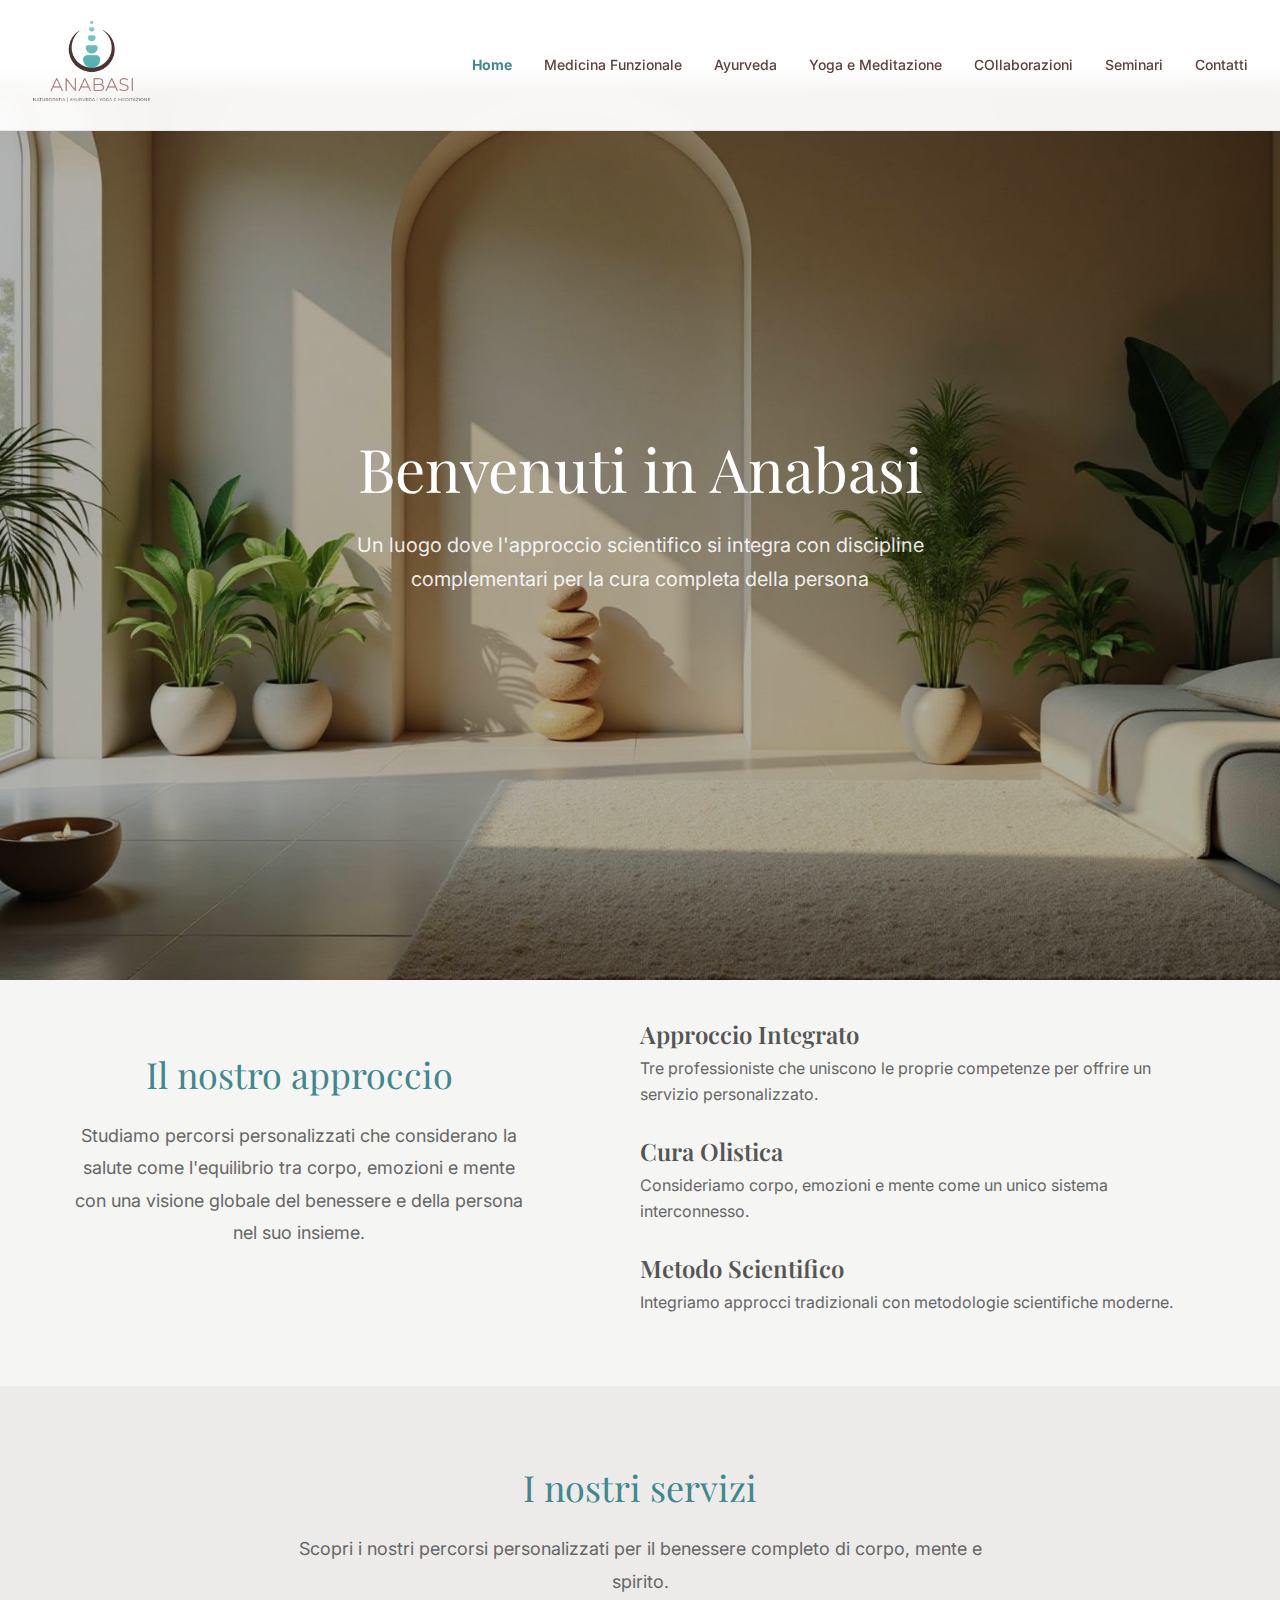
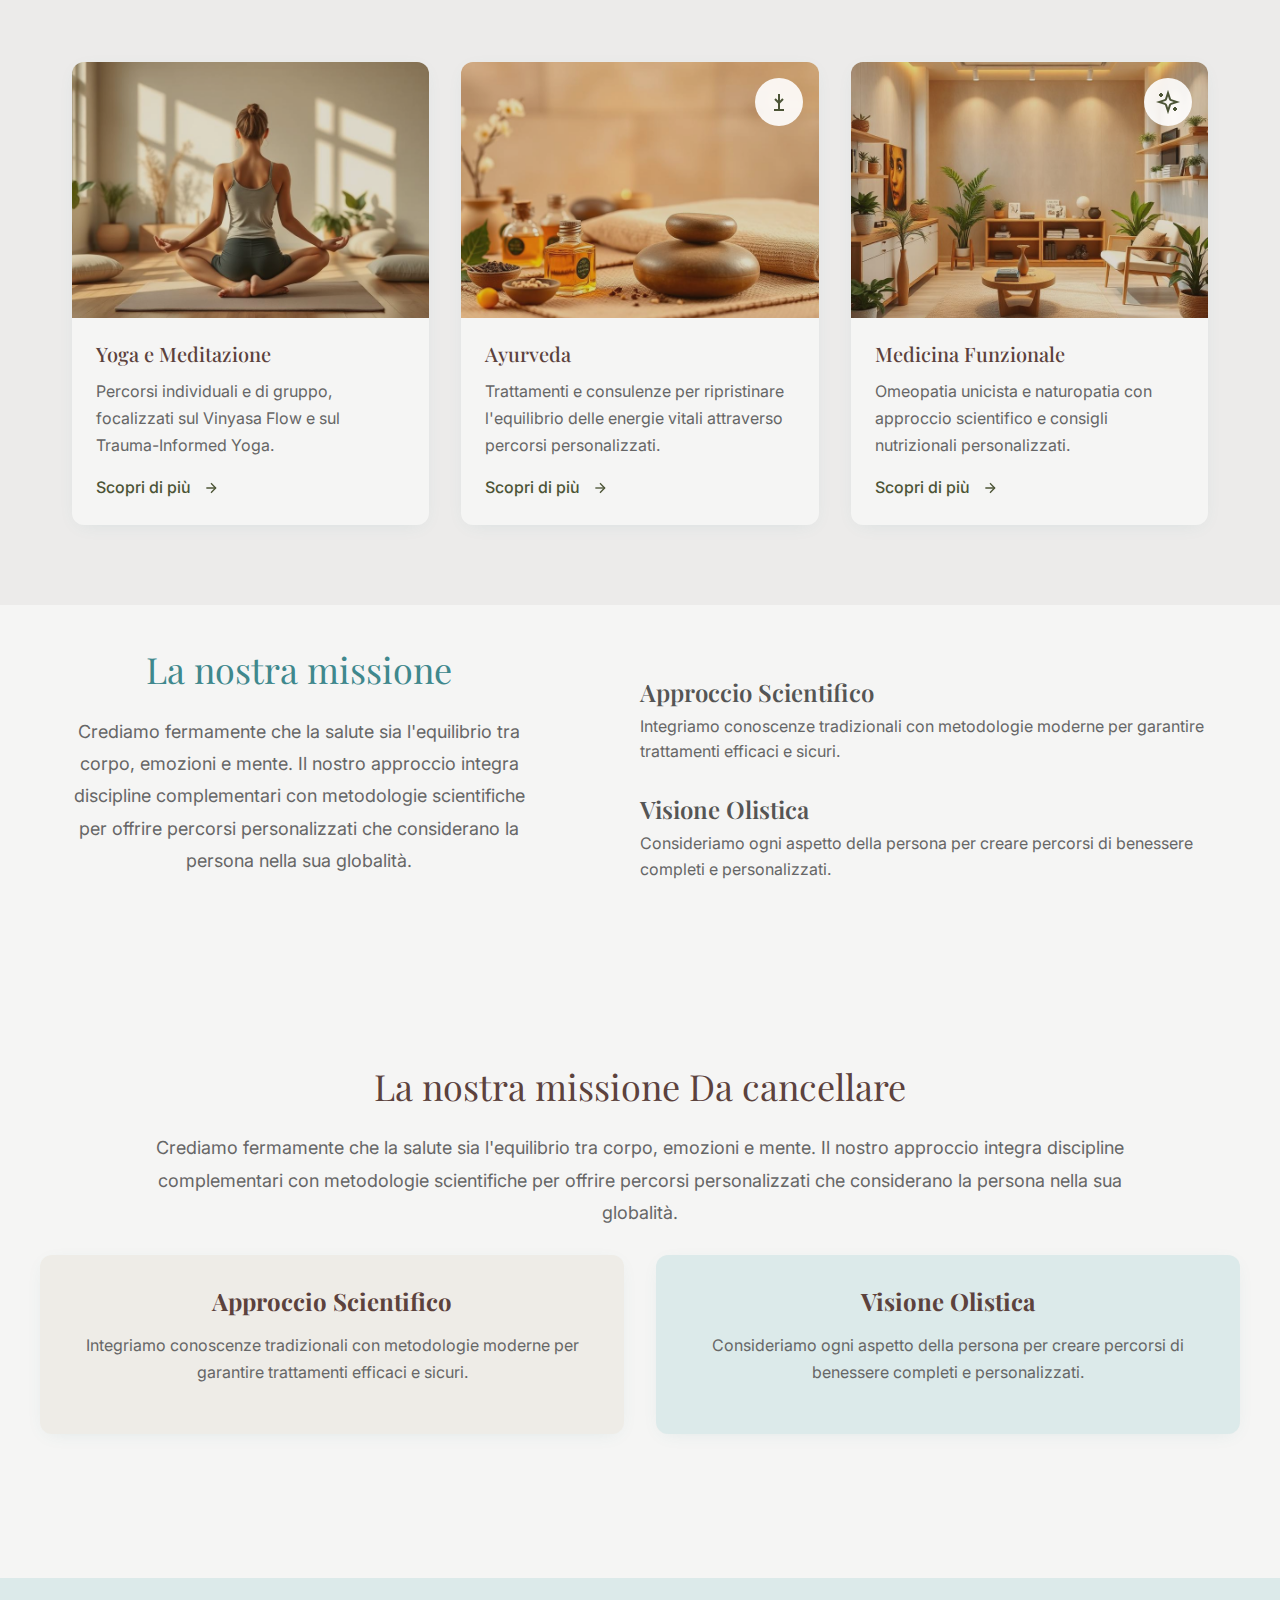
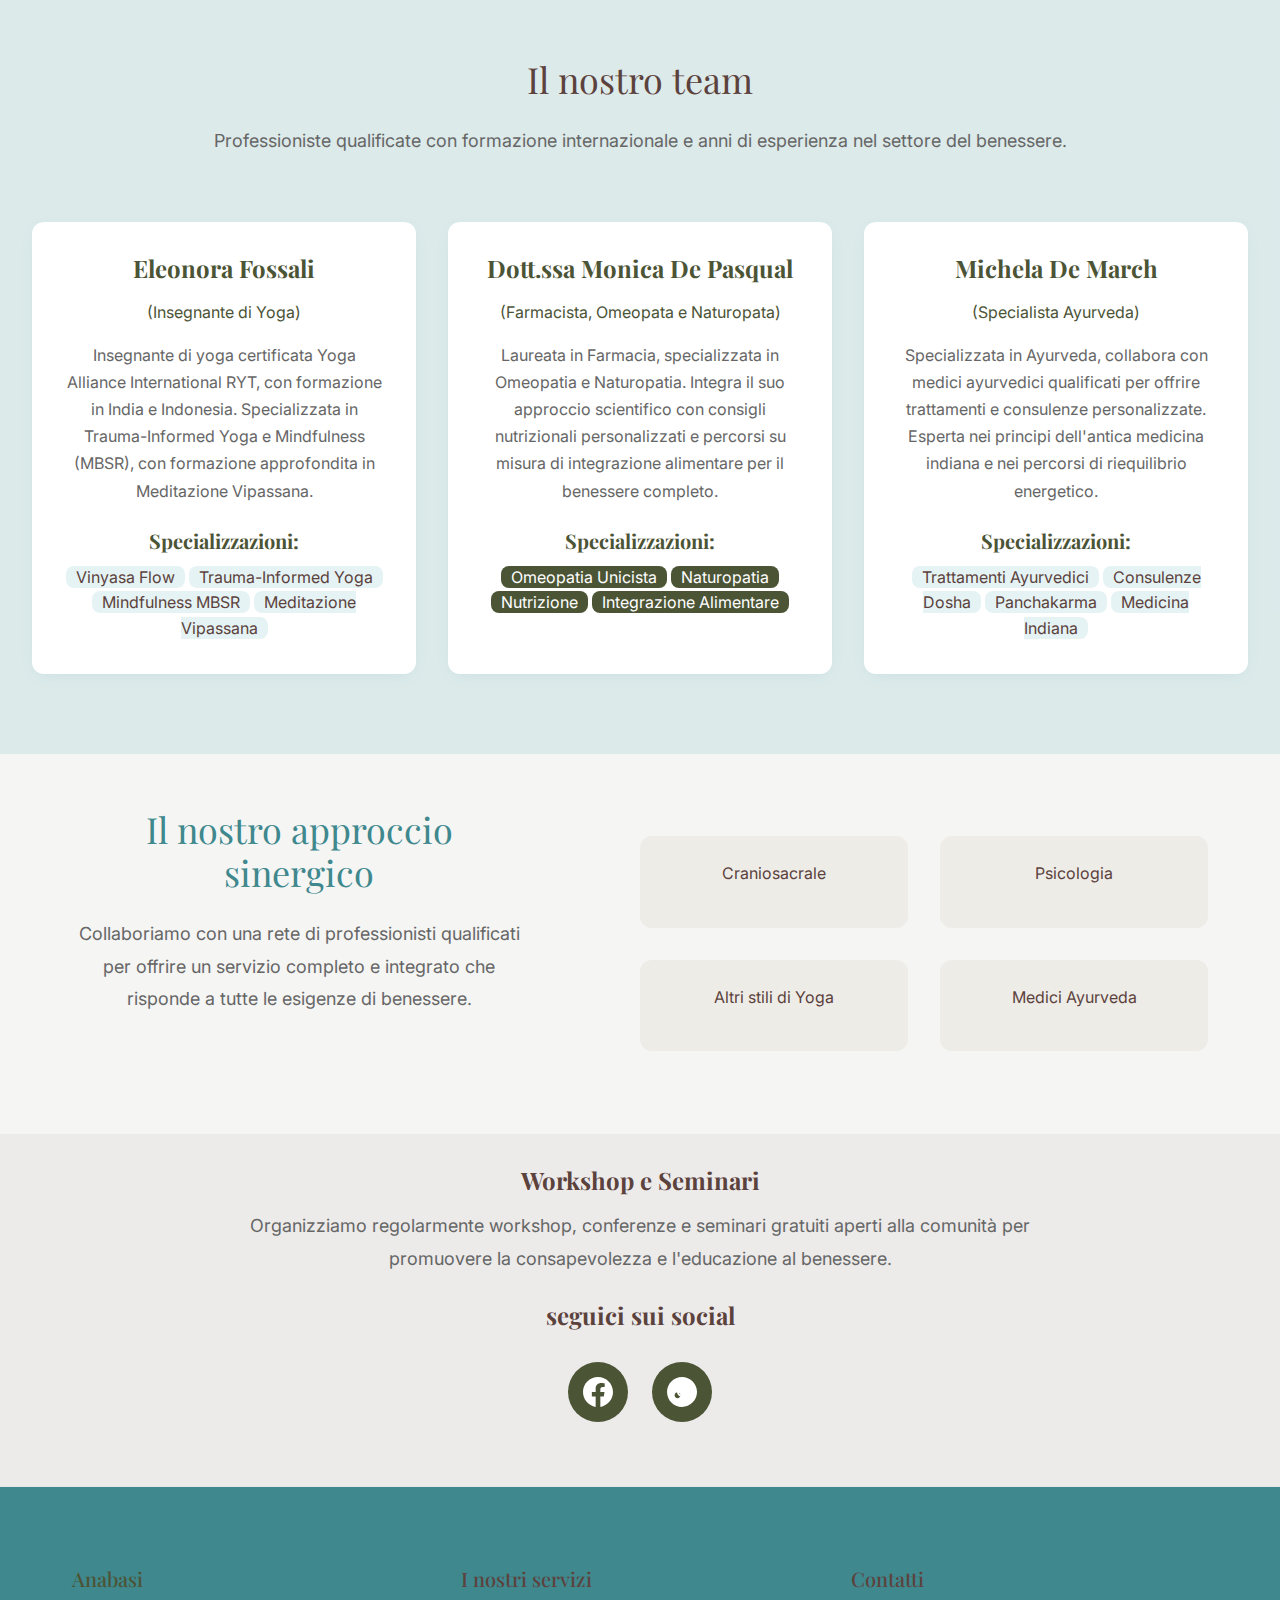
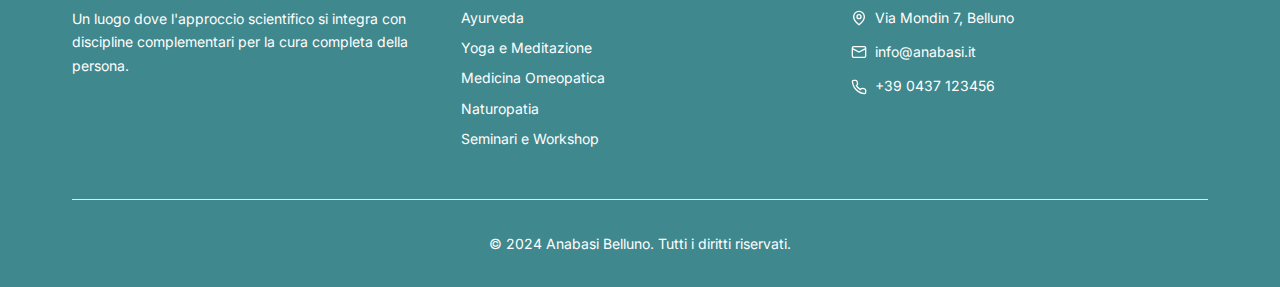
<file: site/index.html>
<!DOCTYPE html>
<html lang="it">

<head>
    <meta charset="UTF-8">
    <meta name="viewport" content="width=device-width, initial-scale=1.0">
    <title>Anabasi Belluno - Yoga, Ayurveda, Medicina Funzionale</title>
    <meta name="description"
        content="Anabasi a Belluno specializzato in Yoga, Ayurveda e Medicina Funzionale. Approccio olistico per il benessere di corpo, mente e spirito.">
    <meta name="author" content="Anabasi Belluno">

    <!-- Preconnect to Google Fonts -->
    <link rel="preconnect" href="https://fonts.googleapis.com">
    <link rel="preconnect" href="https://fonts.gstatic.com" crossorigin>
    <link
        href="https://fonts.googleapis.com/css2?family=Inter:wght@300;400;500;600&family=Playfair+Display:wght@300;400;500;600;700&display=swap"
        rel="stylesheet">

    <!-- Main Stylesheet -->
    <link rel="stylesheet" href="assets/css/styles.css">

    <!-- Canonical URL -->
    <link rel="canonical" href="https://yourdomain.com/">

    <!-- Open Graph -->
    <meta property="og:title" content="Anabasi Belluno - Yoga, Ayurveda, Medicina Funzionale">
    <meta property="og:description"
        content="Anabasi a Belluno specializzato in Yoga, Ayurveda e Medicina Funzionale. Approccio olistico per il benessere di corpo, mente e spirito.">
    <meta property="og:type" content="website">
    <meta property="og:url" content="https://yourdomain.com/">

    <!-- Twitter Card -->
    <meta name="twitter:card" content="summary_large_image">
    <meta name="twitter:title" content="Anabasi Belluno - Yoga, Ayurveda, Medicina Funzionale">
    <meta name="twitter:description"
        content="Anabasi a Belluno specializzato in Yoga, Ayurveda e Medicina Funzionale. Approccio olistico per il benessere di corpo, mente e spirito.">
</head>

<body>
    <!-- Header -->
    <header class="header-fixed">
        <nav class="nav-container">
            <div class="nav-content">
                <a href="index.html" class="nav-logo">
                    <img src="assets/images/logo.png" alt="Anabasi Logo">
                </a>

                <!-- Desktop Navigation -->
                <div class="nav-desktop">
                    <a href="index.html" class="nav-link active">Home</a>
                    <a href="medicina-funzionale.html" class="nav-link">Medicina Funzionale</a>
                    <a href="ayurveda.html" class="nav-link">Ayurveda</a>
                    <a href="yoga-meditazione.html" class="nav-link">Yoga e Meditazione</a>
                    <a href="chi-siamo.html" class="nav-link">COllaborazioni</a>
                    <a href="seminari.html" class="nav-link">Seminari</a>
                    <a href="contatti.html" class="nav-link">Contatti</a>
                </div>

                <!-- Mobile menu button -->
                <button class="nav-mobile-toggle" aria-label="Toggle menu">
                    <span class="hamburger-line"></span>
                    <span class="hamburger-line"></span>
                    <span class="hamburger-line"></span>
                </button>
            </div>

            <!-- Mobile Navigation -->
            <div class="nav-mobile">
                <div class="nav-mobile-content">
                    <a href="index.html" class="nav-mobile-link">Home</a>
                    <a href="chi-siamo.html" class="nav-mobile-link">Chi siamo</a>
                    <a href="yoga-meditazione.html" class="nav-mobile-link">Yoga e Meditazione</a>
                    <a href="ayurveda.html" class="nav-mobile-link">Ayurveda</a>
                    <a href="#" class="nav-mobile-link">Medicina Funzionale</a>
                    <a href="#" class="nav-mobile-link">Seminari</a>
                    <a href="contatti.html" class="nav-mobile-link">Contatti</a>
                </div>
            </div>
        </nav>
    </header>

    <!-- Main Content -->
    <main>
        <!-- Hero Section -->
        <section class="hero-section">
            <div class="hero-background">
                <img src="assets/images/hero-wellness.jpg" alt="Centro Anabasi Belluno" class="hero-image">
                <div class="hero-overlay"></div>
            </div>

            <div class="hero-content">
                <h1 class="hero-title">Benvenuti in Anabasi</h1>
                <p class="hero-subtitle">Un luogo dove l'approccio scientifico si integra con discipline complementari
                    per la cura completa della persona</p>
            </div>
        </section>

        <!-- Mission Section -->
        <section class="mission-section">
            <div class="container">
                <div class="mission-layout">
                    <div class="approach-text">
                        <div class="section-header">
                            <h2 class="section-title">Il nostro approccio</h2>
                            <p class="section-description">
                                Studiamo percorsi personalizzati che considerano la salute come l'equilibrio tra corpo,
                                emozioni
                                e mente con una visione globale del benessere e della persona nel suo insieme.
                            </p>
                        </div>
                    </div>
                    <div class="text-column">
                        <div class="text-item">
                            <h4 class="card-subtitle">Approccio Integrato</h4>
                            <p class="text-description">
                                Tre professioniste che uniscono le proprie competenze per offrire un servizio
                                personalizzato.
                            </p>
                        </div>
                        <div class="text-item">
                            <h4 class="card-subtitle">Cura Olistica</h4>
                            <p class="text-description">
                                Consideriamo corpo, emozioni e mente come un unico sistema interconnesso.
                            </p>
                        </div>
                        <div class="text-item">
                            <h3 class="card-subtitle">Metodo Scientifico</h3>
                            <p class="text-description">
                                Integriamo approcci tradizionali con metodologie scientifiche moderne.
                            </p>
                        </div>
                    </div>
                </div>
            </div>
        </section>

        <!-- Services Section -->
        <section class="services-section">
            <div class="container">
                <div class="section-header">
                    <h2 class="section-title">I nostri servizi</h2>
                    <p class="section-description">
                        Scopri i nostri percorsi personalizzati per il benessere completo di corpo, mente e spirito.
                    </p>
                </div>

                <div class="services-grid">
                    <div class="service-card">
                        <div class="service-image-wrapper">
                            <img src="assets/images/yoga-meditation.jpg" alt="Yoga e Meditazione" class="service-image">
                            <div class="service-overlay"></div>

                        </div>
                        <div class="service-content">
                            <h3 class="service-title">Yoga e Meditazione</h3>
                            <p class="service-description">
                                Percorsi individuali e di gruppo, focalizzati sul Vinyasa Flow e sul Trauma-Informed
                                Yoga.
                            </p>
                            <a href="yoga-meditazione.html" class="service-link">
                                Scopri di più
                                <svg class="btn-icon" viewBox="0 0 24 24" fill="none" stroke="currentColor"
                                    stroke-width="2">
                                    <line x1="5" y1="12" x2="19" y2="12"></line>
                                    <polyline points="12,5 19,12 12,19"></polyline>
                                </svg>
                            </a>
                        </div>
                    </div>

                    <div class="service-card">
                        <div class="service-image-wrapper">
                            <img src="assets/images/ayurveda-treatment.jpg" alt="Ayurveda" class="service-image">
                            <div class="service-overlay"></div>
                            <div class="service-icon-wrapper">
                                <svg class="service-icon" viewBox="0 0 24 24" fill="none" stroke="currentColor"
                                    stroke-width="2">
                                    <path d="M7 20h10"></path>
                                    <path d="M12 20V4M8 9l4 4 4-4"></path>
                                </svg>
                            </div>
                        </div>
                        <div class="service-content">
                            <h3 class="service-title">Ayurveda</h3>
                            <p class="service-description">
                                Trattamenti e consulenze per ripristinare l'equilibrio delle energie vitali attraverso
                                percorsi personalizzati.
                            </p>
                            <a href="ayurveda.html" class="service-link">
                                Scopri di più
                                <svg class="btn-icon" viewBox="0 0 24 24" fill="none" stroke="currentColor"
                                    stroke-width="2">
                                    <line x1="5" y1="12" x2="19" y2="12"></line>
                                    <polyline points="12,5 19,12 12,19"></polyline>
                                </svg>
                            </a>
                        </div>
                    </div>

                    <div class="service-card">
                        <div class="service-image-wrapper">
                            <img src="assets/images/medicina-funzionale.jpg" alt="Medicina Funzionale"
                                class="service-image">
                            <div class="service-overlay"></div>
                            <div class="service-icon-wrapper">
                                <svg class="service-icon" viewBox="0 0 24 24" fill="none" stroke="currentColor"
                                    stroke-width="2">
                                    <path
                                        d="m12 3-1.912 5.813a2 2 0 0 1-1.275 1.275L3 12l5.813 1.912a2 2 0 0 1 1.275 1.275L12 21l1.912-5.813a2 2 0 0 1 1.275-1.275L21 12l-5.813-1.912a2 2 0 0 1-1.275-1.275L12 3Z">
                                    </path>
                                    <path d="M5 3v4"></path>
                                    <path d="M19 17v4"></path>
                                    <path d="M3 5h4"></path>
                                    <path d="M17 19h4"></path>
                                </svg>
                            </div>
                        </div>
                        <div class="service-content">
                            <h3 class="service-title">Medicina Funzionale</h3>
                            <p class="service-description">
                                Omeopatia unicista e naturopatia con approccio scientifico e consigli nutrizionali
                                personalizzati.
                            </p>
                            <a href="medicina-funzionale.html" class="service-link">
                                Scopri di più
                                <svg class="btn-icon" viewBox="0 0 24 24" fill="none" stroke="currentColor"
                                    stroke-width="2">
                                    <line x1="5" y1="12" x2="19" y2="12"></line>
                                    <polyline points="12,5 19,12 12,19"></polyline>
                                </svg>
                            </a>
                        </div>
                    </div>
                </div>
            </div>
        </section>

        <!-- Mission Section -->
        <section class="mission-section">
            <div class="container">
                <div class="mission-layout">
                    <div class="approach-text">
                        <div class="section-header">
                            <h2 class="section-title">La nostra missione</h2>
                            <p class="section-description">
                                Crediamo fermamente che la salute sia l'equilibrio tra corpo, emozioni e mente. Il
                                nostro
                                approccio integra discipline complementari con metodologie scientifiche per offrire
                                percorsi
                                personalizzati che considerano la persona nella sua globalità.
                            </p>
                        </div>
                    </div>
                    <div class="text-column">
                        <div class="text-item">
                            <h4 class="card-subtitle">Approccio Scientifico</h4>
                            <p class="text-description">
                                Integriamo conoscenze tradizionali con metodologie moderne per garantire
                                trattamenti efficaci e sicuri.
                            </p>
                        </div>
                        <div class="text-item">
                            <h4 class="card-subtitle">Visione Olistica</h4>
                            <p class="text-description">
                                Consideriamo ogni aspetto della persona per creare percorsi di benessere
                                completi e personalizzati.
                            </p>
                        </div>
                    </div>
                </div>
            </div>
        </section>

        <!-- Butta -->
        <section class="section-spacing">
            <div class="section-padding">
                <div class="max-w-6xl">
                    <div class="text-center mb-16">
                        <h2 class="text-title font-serif text-earth mb-6">
                            La nostra missione Da cancellare
                        </h2>
                        <p class="text-body max-w-4xl mb-8">
                            Crediamo fermamente che la salute sia l'equilibrio tra corpo, emozioni e mente. Il nostro
                            approccio integra discipline complementari con metodologie scientifiche per offrire percorsi
                            personalizzati che considerano la persona nella sua globalità.
                        </p>

                        <br>

                        <div class="cards-grid-teach">
                            <div class="card bg-beige-light">
                                <div class="card-content p-8">
                                    <h3 class="font-serif text-xl font-medium mb-4 text-earth">Approccio Scientifico
                                    </h3>
                                    <p class="text-muted leading-relaxed">
                                        Integriamo conoscenze tradizionali con metodologie moderne per garantire
                                        trattamenti efficaci e sicuri.
                                    </p>
                                </div>
                            </div>
                            <div class="card bg-sage-light">
                                <div class="card-content p-8">
                                    <h3 class="font-serif text-xl font-medium mb-4 text-earth">Visione Olistica</h3>
                                    <p class="text-muted leading-relaxed">
                                        Consideriamo ogni aspetto della persona per creare percorsi di benessere
                                        completi e personalizzati.
                                    </p>
                                </div>
                            </div>

                        </div>
                    </div>
                </div>
            </div>
        </section>

        <!-- Team Section -->
        <section class="team-section bg-sage-light">
            <div class="section-padding">
                <div class="max-w-7xl">
                    <div class="text-center mb-16">
                        <h2 class="text-title font-serif text-earth mb-6">
                            Il nostro team
                        </h2>
                        <p class="text-body max-w-2xl text-earth">
                            Professioniste qualificate con formazione internazionale e anni di esperienza nel settore
                            del benessere.
                        </p>
                    </div>

                    <div class="cards-grid-treat">
                        <!-- Team Member 1 -->
                        <div class="card bg-white h-full">
                            <div class="card-content p-8 h-full flex flex-col">

                                <div class="text-center mb-6 flex-grow">
                                    <h3 class="font-serif text-xl font-medium mb-2 text-sage">
                                        Eleonora Fossali
                                    </h3>
                                    <p class="text-sage font-medium text-sage mb-4">
                                        (Insegnante di Yoga)
                                    </p>
                                    <p class="text-muted leading-relaxed">
                                        Insegnante di yoga certificata Yoga Alliance International RYT, con formazione
                                        in India e Indonesia. Specializzata in Trauma-Informed Yoga e Mindfulness
                                        (MBSR), con formazione approfondita in Meditazione Vipassana.
                                    </p>
                                </div>

                                <div class="mt-auto">
                                    <h4 class="font-medium text-sm text-sage mb-3">Specializzazioni:</h4>
                                    <div class="badge-container">
                                        <span class="badge bg-sage-light text-earth">Vinyasa Flow</span>
                                        <span class="badge bg-sage-light text-earth">Trauma-Informed Yoga</span>
                                        <span class="badge bg-sage-light text-earth">Mindfulness MBSR</span>
                                        <span class="badge bg-sage-light text-earth">Meditazione Vipassana</span>
                                    </div>
                                </div>
                            </div>
                        </div>

                        <!-- Team Member 2 -->
                        <div class="card bg-white h-full">
                            <div class="card-content p-8 h-full flex flex-col">

                                <div class="text-center mb-6 flex-grow">
                                    <h3 class="font-serif text-xl font-medium mb-2 text-sage">
                                        Dott.ssa Monica De Pasqual
                                    </h3>
                                    <p class="text-sage font-medium mb-4 text-sage">
                                        (Farmacista, Omeopata e Naturopata)
                                    </p>
                                    <p class="text-muted leading-relaxed">
                                        Laureata in Farmacia, specializzata in Omeopatia e Naturopatia. Integra il suo
                                        approccio scientifico con consigli nutrizionali personalizzati e percorsi su
                                        misura di integrazione alimentare per il benessere completo.
                                    </p>
                                </div>

                                <div class="mt-auto">
                                    <h4 class="font-medium text-sm text-sage mb-3">Specializzazioni:</h4>
                                    <div class="badge-container">
                                        <span class="badge ">Omeopatia Unicista</span>
                                        <span class="badge">Naturopatia</span>
                                        <span class="badge">Nutrizione</span>
                                        <span class="badge">Integrazione Alimentare</span>
                                    </div>
                                </div>
                            </div>
                        </div>

                        <!-- Team Member 3 -->
                        <div class="card bg-white h-full">
                            <div class="card-content p-8 h-full flex flex-col">


                                <div class="text-center mb-6 flex-grow">
                                    <h3 class="font-serif text-xl font-medium mb-2 text-sage">
                                        Michela De March
                                    </h3>
                                    <p class="text-sage font-medium mb-4 text-sage">
                                        (Specialista Ayurveda)
                                    </p>
                                    <p class="text-muted leading-relaxed">
                                        Specializzata in Ayurveda, collabora con medici ayurvedici qualificati per
                                        offrire trattamenti e consulenze personalizzate. Esperta nei principi
                                        dell'antica medicina indiana e nei percorsi di riequilibrio energetico.
                                    </p>
                                </div>

                                <div class="mt-auto">
                                    <h4 class="font-medium text-sm text-sage mb-3">Specializzazioni:</h4>
                                    <div class="badge-container">
                                        <span class="badge bg-sage-light text-earth">Trattamenti Ayurvedici</span>
                                        <span class="badge bg-sage-light text-earth">Consulenze Dosha</span>
                                        <span class="badge bg-sage-light text-earth">Panchakarma</span>
                                        <span class="badge bg-sage-light text-earth">Medicina Indiana</span>
                                    </div>
                                </div>
                            </div>
                        </div>
                    </div>
                </div>
            </div>
        </section>

        <!-- Collaborazioni Section -->
        <section class="mission-section">
            <div class="container">
                <div class="mission-layout">
                    <div class="approach-text">
                        <div class="section-header">
                            <h2 class="section-title">Il nostro approccio sinergico</h2>
                            <p class="section-description">
                                Collaboriamo con una rete di professionisti qualificati per offrire un servizio completo
                                e
                                integrato che risponde a tutte le esigenze di benessere.
                            </p>
                        </div>
                    </div>
                    <div class="text-column">
                        <div class="cards-grid">
                            <div class="collaboration-item bg-beige-light">
                                <p class="font-medium text-earth">Craniosacrale</p>
                            </div>
                            <div class="collaboration-item bg-beige-light">
                                <p class="font-medium text-earth">Psicologia</p>
                            </div>
                            <div class="collaboration-item bg-beige-light">
                                <p class="font-medium text-earth">Altri stili di Yoga</p>
                            </div>
                            <div class="collaboration-item bg-beige-light">
                                <p class="font-medium text-earth">Medici Ayurveda</p>
                            </div>
                        </div>
                    </div>
                </div>
            </div>
        </section>





        <div class="workshop-section">
            <h3 class="font-serif text-2xl font-medium text-earth mb-4">
                Workshop e Seminari
            </h3>
            <p class="text-body max-w-3xl">
                Organizziamo regolarmente workshop, conferenze e seminari gratuiti aperti alla comunità per
                promuovere la consapevolezza e l'educazione al benessere.
            </p>
            <br>
            <h3 class="font-serif text-2xl font-medium text-earth mb-4">
                seguici sui social
            </h3>
            <div class="social-links-large">
                <a href="#" class="social-link-large" aria-label="Facebook">
                    <svg viewBox="0 0 24 24" fill="currentColor">
                        <path
                            d="M24 12.073c0-6.627-5.373-12-12-12s-12 5.373-12 12c0 5.99 4.388 10.954 10.125 11.854v-8.385H7.078v-3.47h3.047V9.43c0-3.007 1.792-4.669 4.533-4.669 1.312 0 2.686.235 2.686.235v2.953H15.83c-1.491 0-1.956.925-1.956 1.874v2.25h3.328l-.532 3.47h-2.796v8.385C19.612 23.027 24 18.062 24 12.073z" />
                    </svg>
                </a>
                <a href="#" class="social-link-large" aria-label="Instagram">
                    <svg viewBox="0 0 24 24" fill="currentColor">
                        <path
                            d="M12.017 0C5.396 0 .029 5.367.029 11.987c0 6.62 5.367 11.987 11.988 11.987c6.62 0 11.987-5.367 11.987-11.987C24.014 5.367 18.637.001 12.017.001zM8.449 16.988c-1.297 0-2.348-1.051-2.348-2.348c0-1.297 1.051-2.348 2.348-2.348c1.297 0 2.348 1.051 2.348 2.348C10.797 15.937 9.746 16.988 8.449 16.988zM12.017 7.729c-2.209 0-4.011 1.802-4.011 4.011s1.802 4.011 4.011 4.011s4.011-1.802 4.011-4.011S14.226 7.729 12.017 7.729zM12.017 14.526c-1.297 0-2.348-1.051-2.348-2.348c0-1.297 1.051-2.348 2.348-2.348c1.297 0 2.348 1.051 2.348 2.348C14.365 13.475 13.314 14.526 12.017 14.526z" />
                    </svg>
                </a>
            </div>
        </div>
        </section>
    </main>

    <!-- Footer -->
    <footer class="footer">
        <div class="container">
            <div class="footer-content">
                <!-- Logo e descrizione -->
                <div class="footer-section">
                    <h3 class="footer-logo">
                        <span class="logo-text">Anabasi</span>
                    </h3>
                    <p class="footer-description">
                        Un luogo dove l'approccio scientifico si integra con discipline complementari per la cura
                        completa della persona.
                    </p>
                </div>

                <!-- Servizi -->
                <div class="footer-section">
                    <h4 class="footer-title">I nostri servizi</h4>
                    <ul class="footer-list">
                        <li>Ayurveda</li>
                        <li>Yoga e Meditazione</li>
                        <li>Medicina Omeopatica</li>
                        <li>Naturopatia</li>
                        <li>Seminari e Workshop</li>
                    </ul>
                </div>

                <!-- Contatti -->
                <div class="footer-section">
                    <h4 class="footer-title">Contatti</h4>
                    <div class="footer-contact">
                        <div class="contact-item">
                            <svg class="contact-icon" viewBox="0 0 24 24" fill="none" stroke="currentColor"
                                stroke-width="2">
                                <path d="M20 10c0 6-8 12-8 12s-8-6-8-12a8 8 0 0 1 16 0Z"></path>
                                <circle cx="12" cy="10" r="3"></circle>
                            </svg>
                            <span>Via Mondin 7, Belluno</span>
                        </div>
                        <div class="contact-item">
                            <svg class="contact-icon" viewBox="0 0 24 24" fill="none" stroke="currentColor"
                                stroke-width="2">
                                <rect width="20" height="16" x="2" y="4" rx="2"></rect>
                                <path d="m22 7-10 5L2 7"></path>
                            </svg>
                            <span>info@anabasi.it</span>
                        </div>
                        <div class="contact-item">
                            <svg class="contact-icon" viewBox="0 0 24 24" fill="none" stroke="currentColor"
                                stroke-width="2">
                                <path
                                    d="M22 16.92v3a2 2 0 0 1-2.18 2 19.79 19.79 0 0 1-8.63-3.07 19.5 19.5 0 0 1-6-6 19.79 19.79 0 0 1-3.07-8.67A2 2 0 0 1 4.11 2h3a2 2 0 0 1 2 1.72 12.84 12.84 0 0 0 .7 2.81 2 2 0 0 1-.45 2.11L8.09 9.91a16 16 0 0 0 6 6l1.27-1.27a2 2 0 0 1 2.11-.45 12.84 12.84 0 0 0 2.81.7A2 2 0 0 1 22 16.92z">
                                </path>
                            </svg>
                            <span>+39 0437 123456</span>
                        </div>
                    </div>
                </div>
            </div>

            <div class="footer-bottom">
                <p class="footer-copyright">
                    © 2024 Anabasi Belluno. Tutti i diritti riservati.
                </p>
            </div>
        </div>
    </footer>

    <!-- Main JavaScript -->
    <script src="assets/js/main.js"></script>
</body>

</html>
</file>
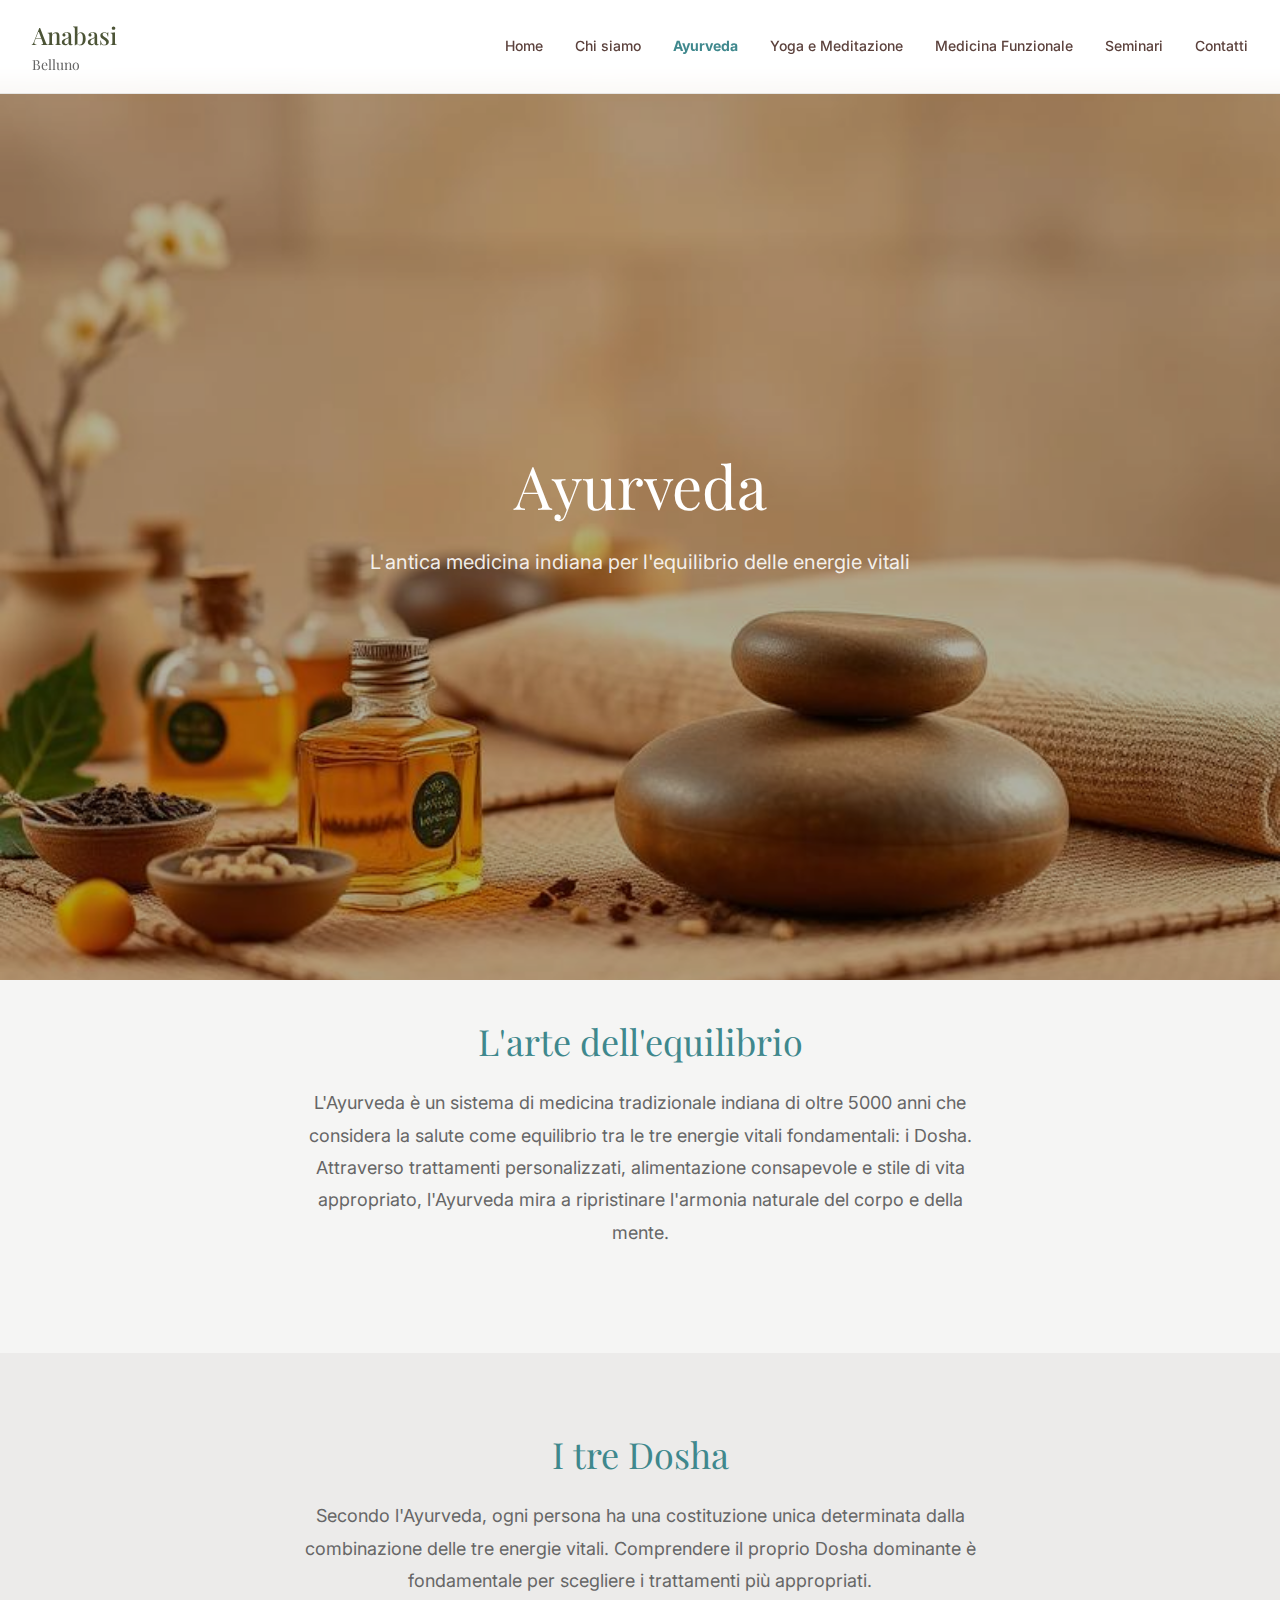
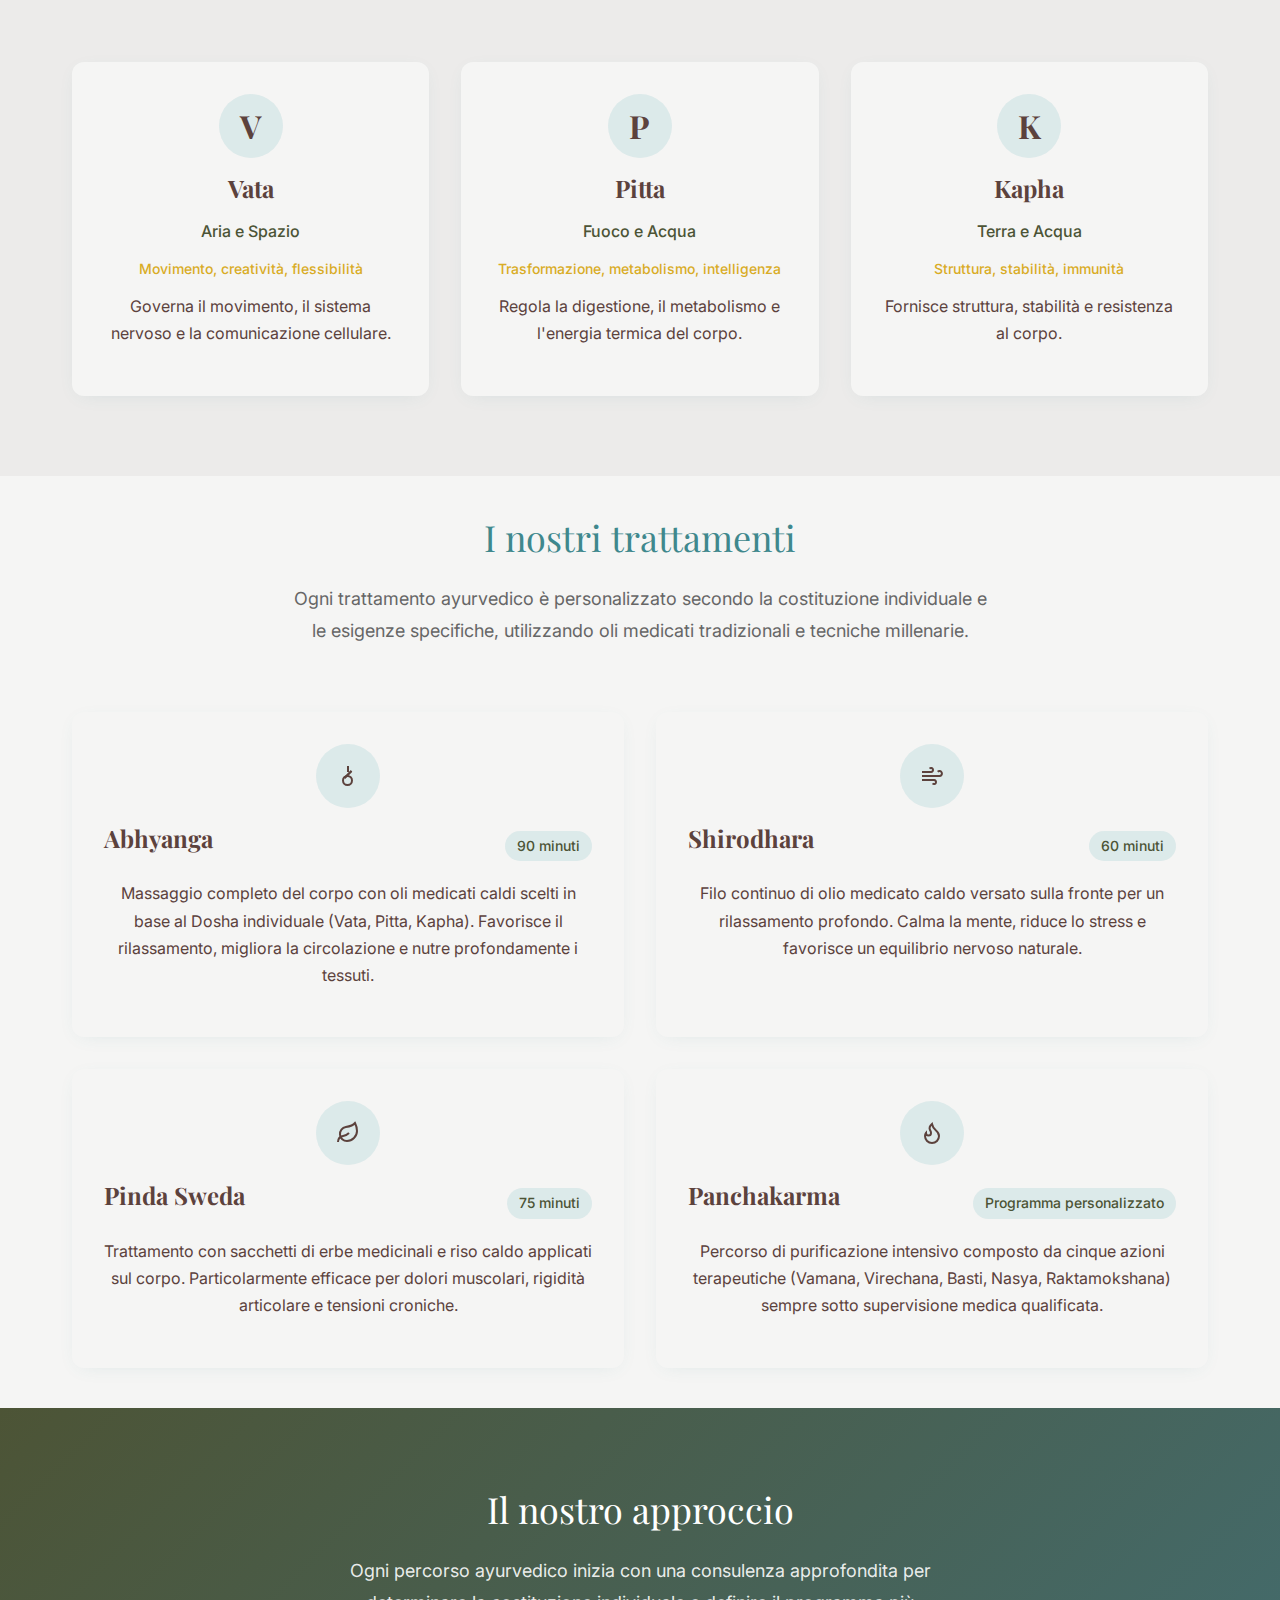
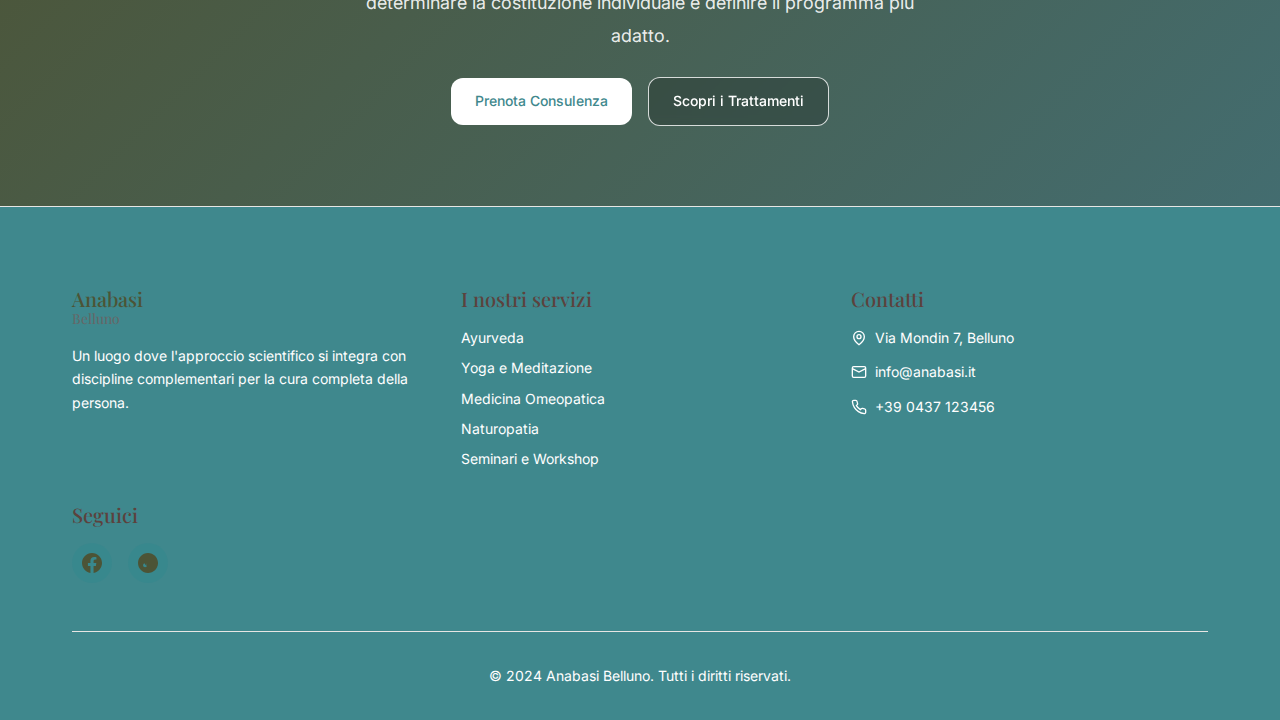
<file: site/ayurveda.html>
<!DOCTYPE html>
<html lang="it">

<head>
    <meta charset="UTF-8">
    <meta name="viewport" content="width=device-width, initial-scale=1.0">
    <title>Ayurveda - Anabasi Centro Benessere Belluno</title>
    <meta name="description"
        content="Trattamenti ayurvedici autentici a Belluno. Abhyanga, Shirodhara, Panchakarma e consulenze personalizzate secondo i principi della medicina tradizionale indiana.">

    <!-- Open Graph / Facebook -->
    <meta property="og:type" content="website">
    <meta property="og:url" content="https://yourdomain.com/ayurveda.html">
    <meta property="og:title" content="Ayurveda - Anabasi Centro Benessere Belluno">
    <meta property="og:description"
        content="Trattamenti ayurvedici autentici a Belluno con oli medicati e tecniche millenarie.">

    <!-- Fonts -->
    <link rel="preconnect" href="https://fonts.googleapis.com">
    <link rel="preconnect" href="https://fonts.gstatic.com" crossorigin>
    <link
        href="https://fonts.googleapis.com/css2?family=Inter:wght@300;400;500;600&family=Playfair+Display:wght@300;400;500;600;700&display=swap"
        rel="stylesheet">

    <!-- Main Stylesheet -->
    <link rel="stylesheet" href="assets/css/styles.css">

    <!-- Canonical URL -->
    <link rel="canonical" href="https://yourdomain.com/ayurveda.html">
</head>

<body>
    <!-- Header -->
    <header class="header-fixed">
        <nav class="nav-container">
            <div class="nav-content">
                <a href="index.html" class="nav-logo">
                    <span class="logo-text">Anabasi</span>
                    <span class="logo-subtitle">Belluno</span>
                </a>

                <!-- Desktop Navigation -->
                <div class="nav-desktop">
                    <a href="index.html" class="nav-link active">Home</a>
                    <a href="chi-siamo.html" class="nav-link">Chi siamo</a>
                    <a href="ayurveda.html" class="nav-link">Ayurveda</a>
                    <a href="yoga-meditazione.html" class="nav-link">Yoga e Meditazione</a>
                    <a href="#" class="nav-link">Medicina Funzionale</a>
                    <a href="#" class="nav-link">Seminari</a>
                    <a href="contatti.html" class="nav-link">Contatti</a>
                </div>

                <!-- Mobile menu button -->
                <button class="nav-mobile-toggle" aria-label="Toggle menu">
                    <span class="hamburger-line"></span>
                    <span class="hamburger-line"></span>
                    <span class="hamburger-line"></span>
                </button>
            </div>

            <!-- Mobile Navigation -->
            <div class="nav-mobile">
                <div class="nav-mobile-content">
                    <a href="index.html" class="nav-mobile-link">Home</a>
                    <a href="chi-siamo.html" class="nav-mobile-link">Chi siamo</a>
                    <a href="yoga-meditazione.html" class="nav-mobile-link">Yoga e Meditazione</a>
                    <a href="ayurveda.html" class="nav-mobile-link">Ayurveda</a>
                    <a href="#" class="nav-mobile-link">Medicina Funzionale</a>
                    <a href="#" class="nav-mobile-link">Seminari</a>
                    <a href="contatti.html" class="nav-mobile-link">Contatti</a>
                </div>
            </div>
        </nav>
    </header>

    <!-- Main Content -->
    <main>
        <!-- Hero Section -->
        <section class="hero-section">
            <div class="hero-background">
                <img src="assets/images/ayurveda-treatment.jpg" alt="Trattamenti Ayurveda" class="hero-image">
                <div class="hero-overlay"></div>
            </div>

            <div class="hero-content">
                <h1 class="hero-title">Ayurveda</h1>
                <p class="hero-subtitle">L'antica medicina indiana per l'equilibrio delle energie vitali</p>
            </div>
        </section>

        <!-- Introduction -->
        <section class="mission-section">
            <div class="container">
                <div class="section-header">
                    <h2 class="section-title">L'arte dell'equilibrio</h2>
                    <p class="section-description">
                        L'Ayurveda è un sistema di medicina tradizionale indiana di oltre 5000 anni che considera la
                        salute come equilibrio tra le tre energie vitali fondamentali: i Dosha. Attraverso trattamenti
                        personalizzati, alimentazione consapevole e stile di vita appropriato, l'Ayurveda mira a
                        ripristinare l'armonia naturale del corpo e della mente.
                    </p>
                </div>
            </div>
        </section>

        <!-- Dosha Section -->
        <section class="services-section">
            <div class="container">
                <div class="section-header">
                    <h2 class="section-title">I tre Dosha</h2>
                    <p class="section-description">
                        Secondo l'Ayurveda, ogni persona ha una costituzione unica determinata dalla combinazione delle
                        tre energie vitali. Comprendere il proprio Dosha dominante è fondamentale per scegliere i
                        trattamenti più appropriati.
                    </p>
                </div>

                <div class="cards-grid-treat">
                    <!-- Vata -->
                    <div class="card">
                        <div class="card-content">
                            <div class="card-icon-wrapper card-icon-sage">
                                <span class="dosha-letter">V</span>
                            </div>
                            <h3>Vata</h3>
                            <p style="color: var(--wellness-sage); font-weight: 500; margin-bottom: 12px;">
                                Aria e Spazio
                            </p>
                            <p
                                style="font-size: 14px; font-weight: 500; margin-bottom: 12px; color: var(--wellness-gold);">
                                Movimento, creatività, flessibilità
                            </p>
                            <p>
                                Governa il movimento, il sistema nervoso e la comunicazione cellulare.
                            </p>
                        </div>
                    </div>

                    <!-- Pitta -->
                    <div class="card">
                        <div class="card-content">
                            <div class="card-icon-wrapper card-icon-sage">
                                <span class="dosha-letter">P</span>
                            </div>
                            <h3>Pitta</h3>
                            <p style="color: var(--wellness-sage); font-weight: 500; margin-bottom: 12px;">
                                Fuoco e Acqua
                            </p>
                            <p
                                style="font-size: 14px; font-weight: 500; margin-bottom: 12px; color: var(--wellness-gold);">
                                Trasformazione, metabolismo, intelligenza
                            </p>
                            <p>
                                Regola la digestione, il metabolismo e l'energia termica del corpo.
                            </p>
                        </div>
                    </div>

                    <!-- Kapha -->
                    <div class="card">
                        <div class="card-content">
                            <div class="card-icon-wrapper card-icon-sage">
                                <span class="dosha-letter">K</span>
                            </div>
                            <h3>Kapha</h3>
                            <p style="color: var(--wellness-sage); font-weight: 500; margin-bottom: 12px;">
                                Terra e Acqua
                            </p>
                            <p
                                style="font-size: 14px; font-weight: 500; margin-bottom: 12px; color: var(--wellness-gold);">
                                Struttura, stabilità, immunità
                            </p>
                            <p>
                                Fornisce struttura, stabilità e resistenza al corpo.
                            </p>
                        </div>
                    </div>
                </div>
            </div>
        </section>

        <!-- Treatments Section -->
        <section class="mission-section">
            <div class="container">
                <div class="section-header">
                    <h2 class="section-title">I nostri trattamenti</h2>
                    <p class="section-description">
                        Ogni trattamento ayurvedico è personalizzato secondo la costituzione individuale e le esigenze
                        specifiche, utilizzando oli medicati tradizionali e tecniche millenarie.
                    </p>
                </div>

                <div class="cards-grid-teach">
                    <!-- Treatment 1 -->
                    <div class="card">
                        <div class="card-content">
                            <div class="card-icon-wrapper card-icon-sage">
                                <svg width="24" height="24" viewBox="0 0 24 24" fill="none" stroke="currentColor"
                                    stroke-width="2">
                                    <path d="M7 16.5c0 2.5 2 4.5 4.5 4.5s4.5-2 4.5-4.5-2-4.5-4.5-4.5-4.5 2-4.5 4.5z" />
                                    <path d="M12 8V2" />
                                    <path d="m8.5 14 7-7" />
                                    <path d="m15.5 7-7 7" />
                                </svg>
                            </div>
                            <div>
                                <div
                                    style="display: flex; justify-content: space-between; align-items: center; margin-bottom: 12px;">
                                    <h3>Abhyanga</h3>
                                    <span class="treatment-duration">90 minuti</span>
                                </div>
                                <p>
                                    Massaggio completo del corpo con oli medicati caldi scelti in base al Dosha
                                    individuale (Vata, Pitta, Kapha). Favorisce il rilassamento, migliora la
                                    circolazione e nutre profondamente i tessuti.
                                </p>
                            </div>
                        </div>
                    </div>

                    <!-- Treatment 2 -->
                    <div class="card">
                        <div class="card-content">
                            <div class="card-icon-wrapper card-icon-sage">
                                <svg width="24" height="24" viewBox="0 0 24 24" fill="none" stroke="currentColor"
                                    stroke-width="2">
                                    <path d="M17.7 7.7a2.5 2.5 0 1 1 1.8 4.3H2" />
                                    <path d="M9.6 4.6A2 2 0 1 1 11 8H2" />
                                    <path d="M12.6 19.4A2 2 0 1 0 14 16H2" />
                                </svg>
                            </div>
                            <div>
                                <div
                                    style="display: flex; justify-content: space-between; align-items: center; margin-bottom: 12px;">
                                    <h3>Shirodhara</h3>
                                    <span class="treatment-duration">60 minuti</span>
                                </div>
                                <p>
                                    Filo continuo di olio medicato caldo versato sulla fronte per un rilassamento
                                    profondo. Calma la mente, riduce lo stress e favorisce un equilibrio nervoso
                                    naturale.
                                </p>
                            </div>
                        </div>
                    </div>

                    <!-- Treatment 3 -->
                    <div class="card">
                        <div class="card-content">
                            <div class="card-icon-wrapper card-icon-sage">
                                <svg width="24" height="24" viewBox="0 0 24 24" fill="none" stroke="currentColor"
                                    stroke-width="2">
                                    <path
                                        d="M11 20A7 7 0 0 1 9.8 6.1C15.5 5 17 4.48 19 2c1 2 2 4.18 2 8 0 5.5-4.78 10-10 10Z" />
                                    <path d="M2 21c0-3 1.85-5.36 5.08-6C9.5 14.52 12 13 13 12" />
                                </svg>
                            </div>
                            <div>
                                <div
                                    style="display: flex; justify-content: space-between; align-items: center; margin-bottom: 12px;">
                                    <h3>Pinda Sweda</h3>
                                    <span class="treatment-duration">75 minuti</span>
                                </div>
                                <p>
                                    Trattamento con sacchetti di erbe medicinali e riso caldo applicati sul corpo.
                                    Particolarmente efficace per dolori muscolari, rigidità articolare e tensioni
                                    croniche.
                                </p>
                            </div>
                        </div>
                    </div>

                    <!-- Treatment 4 -->
                    <div class="card">
                        <div class="card-content">
                            <div class="card-icon-wrapper card-icon-sage">
                                <svg width="24" height="24" viewBox="0 0 24 24" fill="none"
                                    stroke="currentColor" stroke-width="2">
                                    <path
                                        d="M8.5 14.5A2.5 2.5 0 0 0 11 12c0-1.38-.5-2-1-3-1.072-2.143-.224-4.054 2-6 .5 2.5 2 4.9 4 6.5 2 1.6 3 3.5 3 5.5a7 7 0 1 1-14 0c0-1.153.433-2.294 1-3a2.5 2.5 0 0 0 2.5 2.5z" />
                                </svg>
                            </div>
                            <div>
                                <div style="display: flex; justify-content: space-between; align-items: center; margin-bottom: 12px;">
                                    <h3>Panchakarma</h3>
                                    <span class="treatment-duration">Programma personalizzato</span>
                                </div>
                                <p>
                                    Percorso di purificazione intensivo composto da cinque azioni terapeutiche (Vamana, Virechana, Basti, Nasya, Raktamokshana) sempre sotto supervisione medica qualificata.
                                </p>
                            </div>
                        </div>
                    </div>
                </div>
            </div>
        </section>


                <!-- Process Section -->
        <section class="team-cta-section">
            <div class="container">
                <div class="team-cta-content">
                    <h2 class="section-title">Il nostro approccio</h2>
                    <p class="section-description">
                        Ogni percorso ayurvedico inizia con una consulenza approfondita per determinare la costituzione
                        individuale e definire il programma più adatto.
                    </p>
<br>
                    <div class="hero-buttons">
                        <a href="contatti.html" class="btn btn-secondary">Prenota Consulenza</a>
                        <a href="#trattamenti" class="btn btn-outline">Scopri i Trattamenti</a>
                    </div>
                </div>
            </div>
        </section>

    </main>

 <!-- Footer -->
    <footer class="footer">
        <div class="container">
            <div class="footer-content">
                <!-- Logo e descrizione -->
                <div class="footer-section">
                    <h3 class="footer-logo">
                        <span class="logo-text">Anabasi</span>
                        <span class="logo-subtitle">Belluno</span>
                    </h3>
                    <p class="footer-description">
                        Un luogo dove l'approccio scientifico si integra con discipline complementari per la cura completa della persona.
                    </p>
                </div>

                <!-- Servizi -->
                <div class="footer-section">
                    <h4 class="footer-title">I nostri servizi</h4>
                    <ul class="footer-list">
                        <li>Ayurveda</li>
                        <li>Yoga e Meditazione</li>
                        <li>Medicina Omeopatica</li>
                        <li>Naturopatia</li>
                        <li>Seminari e Workshop</li>
                    </ul>
                </div>

                <!-- Contatti -->
                <div class="footer-section">
                    <h4 class="footer-title">Contatti</h4>
                    <div class="footer-contact">
                        <div class="contact-item">
                            <svg class="contact-icon" viewBox="0 0 24 24" fill="none" stroke="currentColor" stroke-width="2">
                                <path d="M20 10c0 6-8 12-8 12s-8-6-8-12a8 8 0 0 1 16 0Z"></path>
                                <circle cx="12" cy="10" r="3"></circle>
                            </svg>
                            <span>Via Mondin 7, Belluno</span>
                        </div>
                        <div class="contact-item">
                            <svg class="contact-icon" viewBox="0 0 24 24" fill="none" stroke="currentColor" stroke-width="2">
                                <rect width="20" height="16" x="2" y="4" rx="2"></rect>
                                <path d="m22 7-10 5L2 7"></path>
                            </svg>
                            <span>info@anabasi.it</span>
                        </div>
                        <div class="contact-item">
                            <svg class="contact-icon" viewBox="0 0 24 24" fill="none" stroke="currentColor" stroke-width="2">
                                <path d="M22 16.92v3a2 2 0 0 1-2.18 2 19.79 19.79 0 0 1-8.63-3.07 19.5 19.5 0 0 1-6-6 19.79 19.79 0 0 1-3.07-8.67A2 2 0 0 1 4.11 2h3a2 2 0 0 1 2 1.72 12.84 12.84 0 0 0 .7 2.81 2 2 0 0 1-.45 2.11L8.09 9.91a16 16 0 0 0 6 6l1.27-1.27a2 2 0 0 1 2.11-.45 12.84 12.84 0 0 0 2.81.7A2 2 0 0 1 22 16.92z"></path>
                            </svg>
                            <span>+39 0437 123456</span>
                        </div>
                    </div>
                </div>

                <!-- Social Media -->
                <div class="footer-section">
                    <h4 class="footer-title">Seguici</h4>
                    <div class="social-links">
                        <a href="#" class="social-link" aria-label="Facebook">
                            <svg viewBox="0 0 24 24" fill="currentColor">
                                <path d="M24 12.073c0-6.627-5.373-12-12-12s-12 5.373-12 12c0 5.99 4.388 10.954 10.125 11.854v-8.385H7.078v-3.47h3.047V9.43c0-3.007 1.792-4.669 4.533-4.669 1.312 0 2.686.235 2.686.235v2.953H15.83c-1.491 0-1.956.925-1.956 1.874v2.25h3.328l-.532 3.47h-2.796v8.385C19.612 23.027 24 18.062 24 12.073z"/>
                            </svg>
                        </a>
                        <a href="#" class="social-link" aria-label="Instagram">
                            <svg viewBox="0 0 24 24" fill="currentColor">
                                <path d="M12.017 0C5.396 0 .029 5.367.029 11.987c0 6.62 5.367 11.987 11.988 11.987c6.62 0 11.987-5.367 11.987-11.987C24.014 5.367 18.637.001 12.017.001zM8.449 16.988c-1.297 0-2.348-1.051-2.348-2.348c0-1.297 1.051-2.348 2.348-2.348c1.297 0 2.348 1.051 2.348 2.348C10.797 15.937 9.746 16.988 8.449 16.988zM12.017 7.729c-2.209 0-4.011 1.802-4.011 4.011s1.802 4.011 4.011 4.011s4.011-1.802 4.011-4.011S14.226 7.729 12.017 7.729zM12.017 14.526c-1.297 0-2.348-1.051-2.348-2.348c0-1.297 1.051-2.348 2.348-2.348c1.297 0 2.348 1.051 2.348 2.348C14.365 13.475 13.314 14.526 12.017 14.526z"/>
                            </svg>
                        </a>
                    </div>
                </div>
            </div>

            <div class="footer-bottom">
                <p class="footer-copyright">
                    © 2024 Anabasi Belluno. Tutti i diritti riservati.
                </p>
            </div>
        </div>
    </footer>

    <!-- Main JavaScript -->
    <script src="assets/js/main.js"></script>
</body>
</html>
</file>
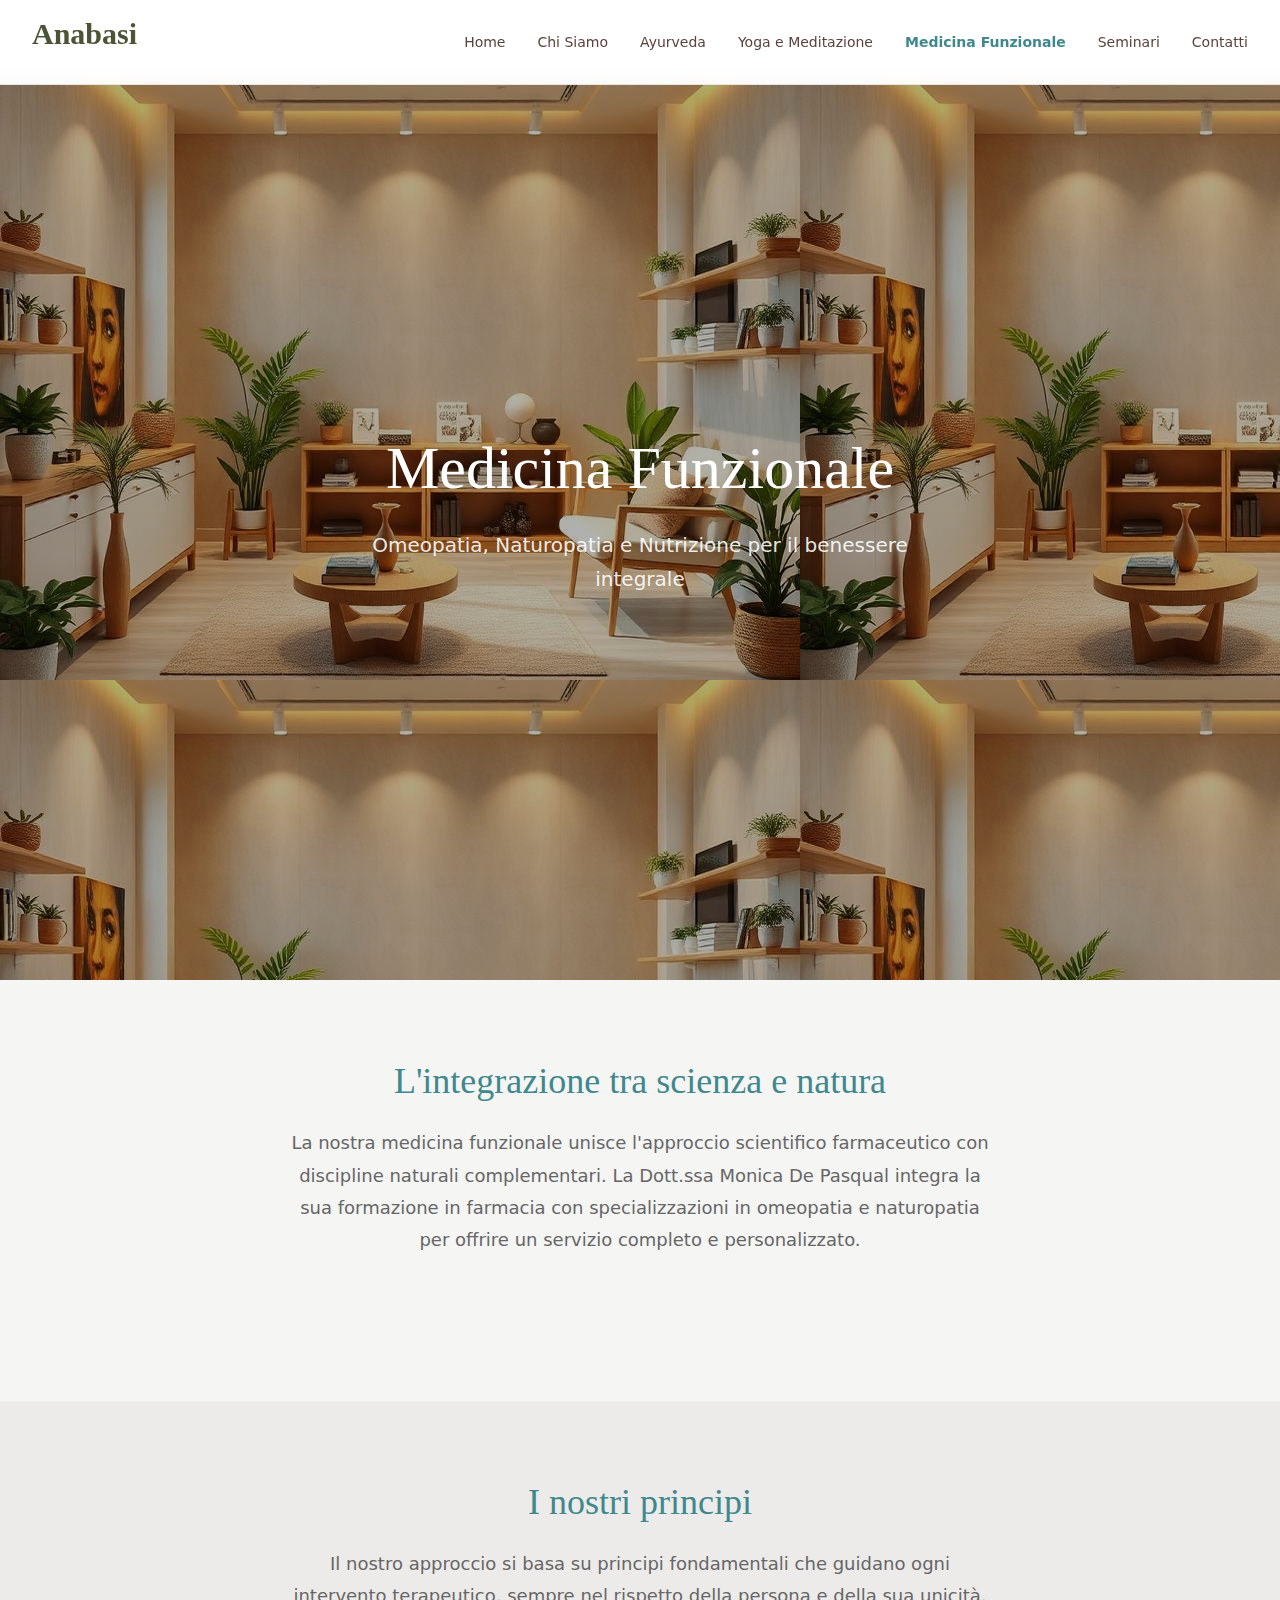
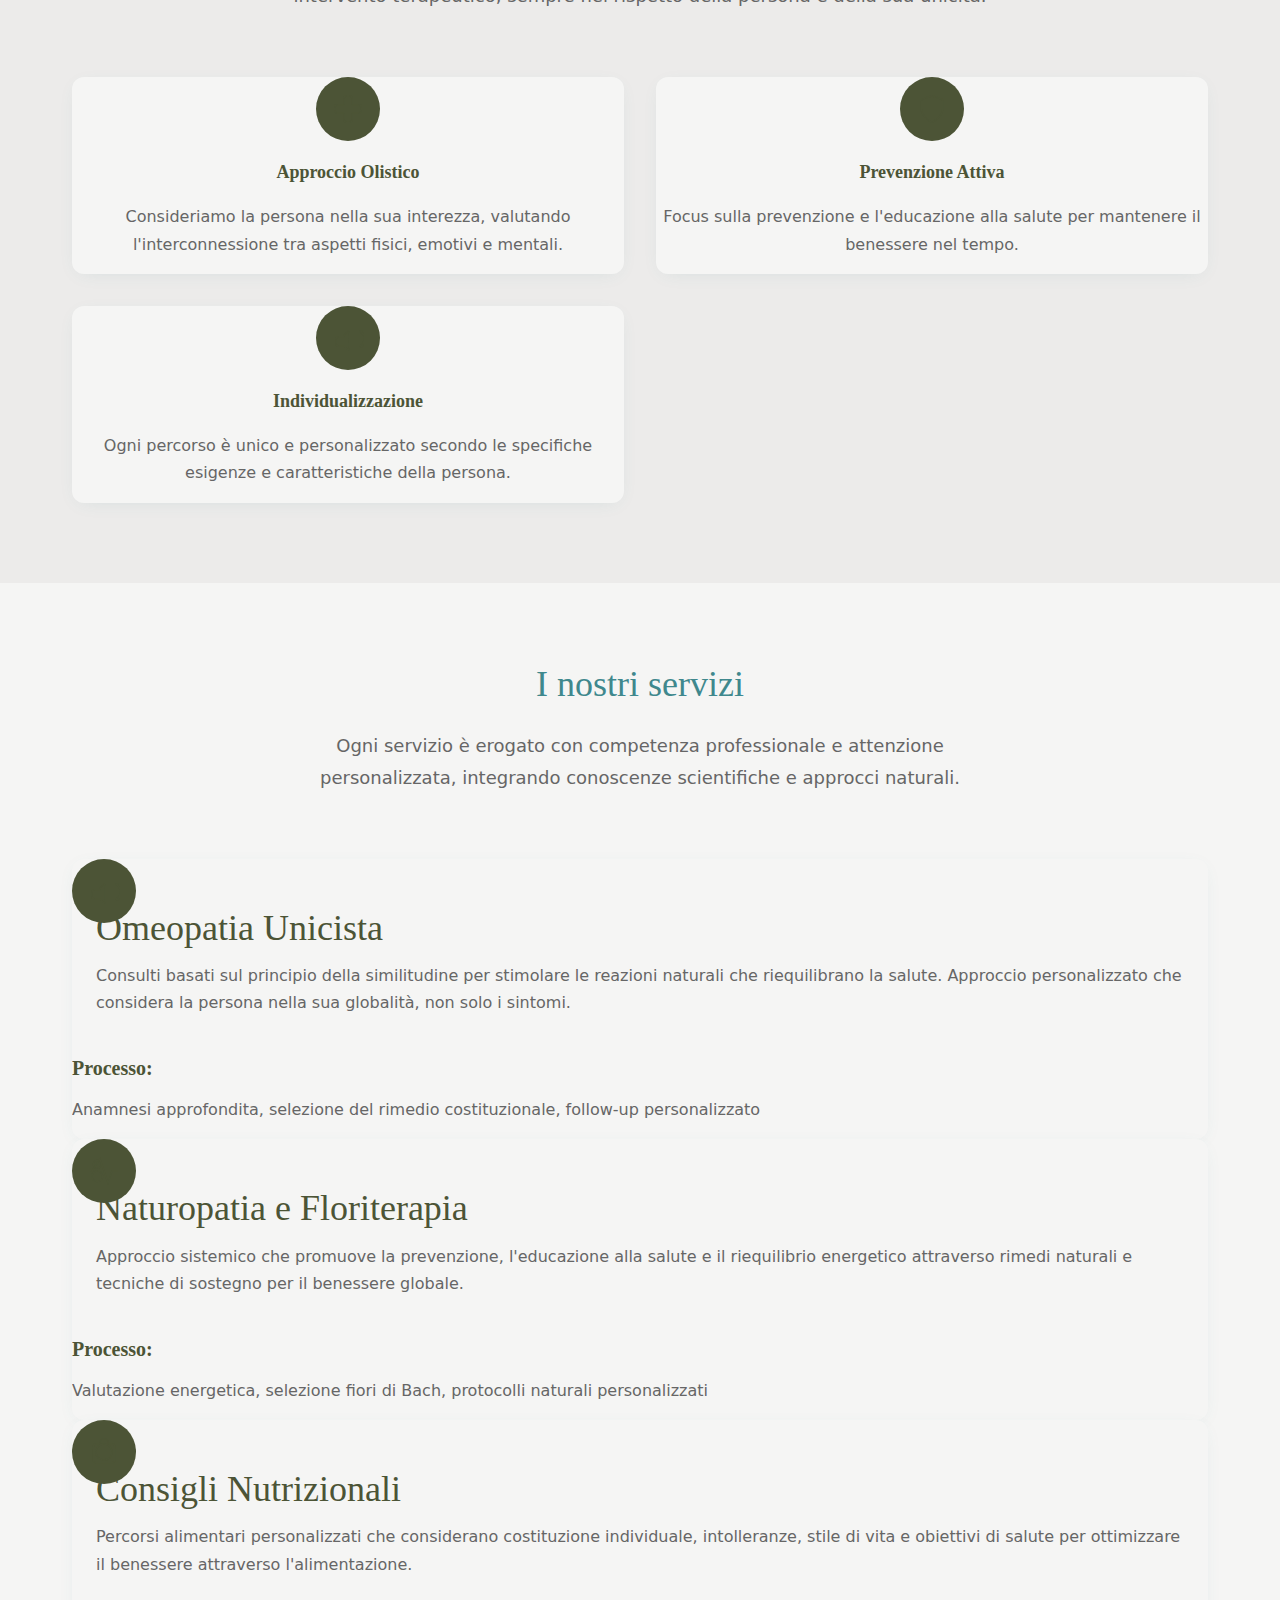
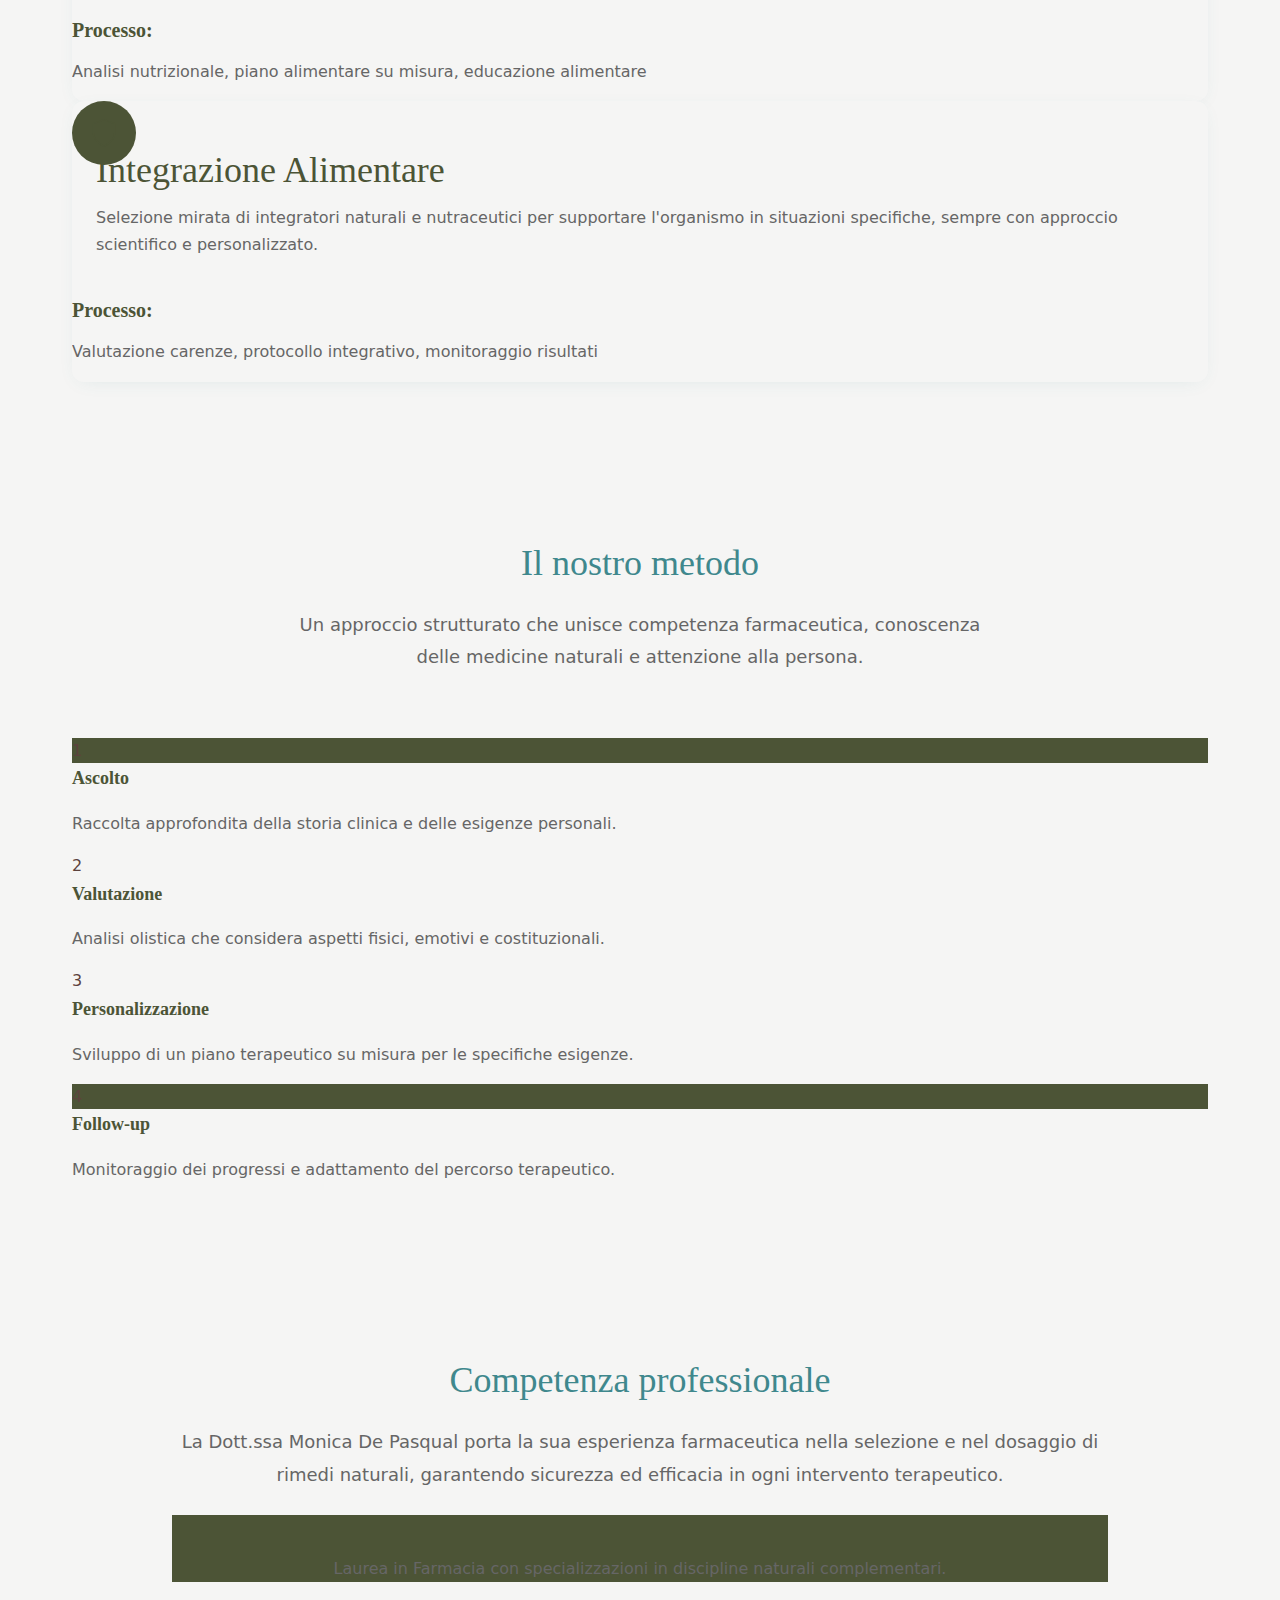
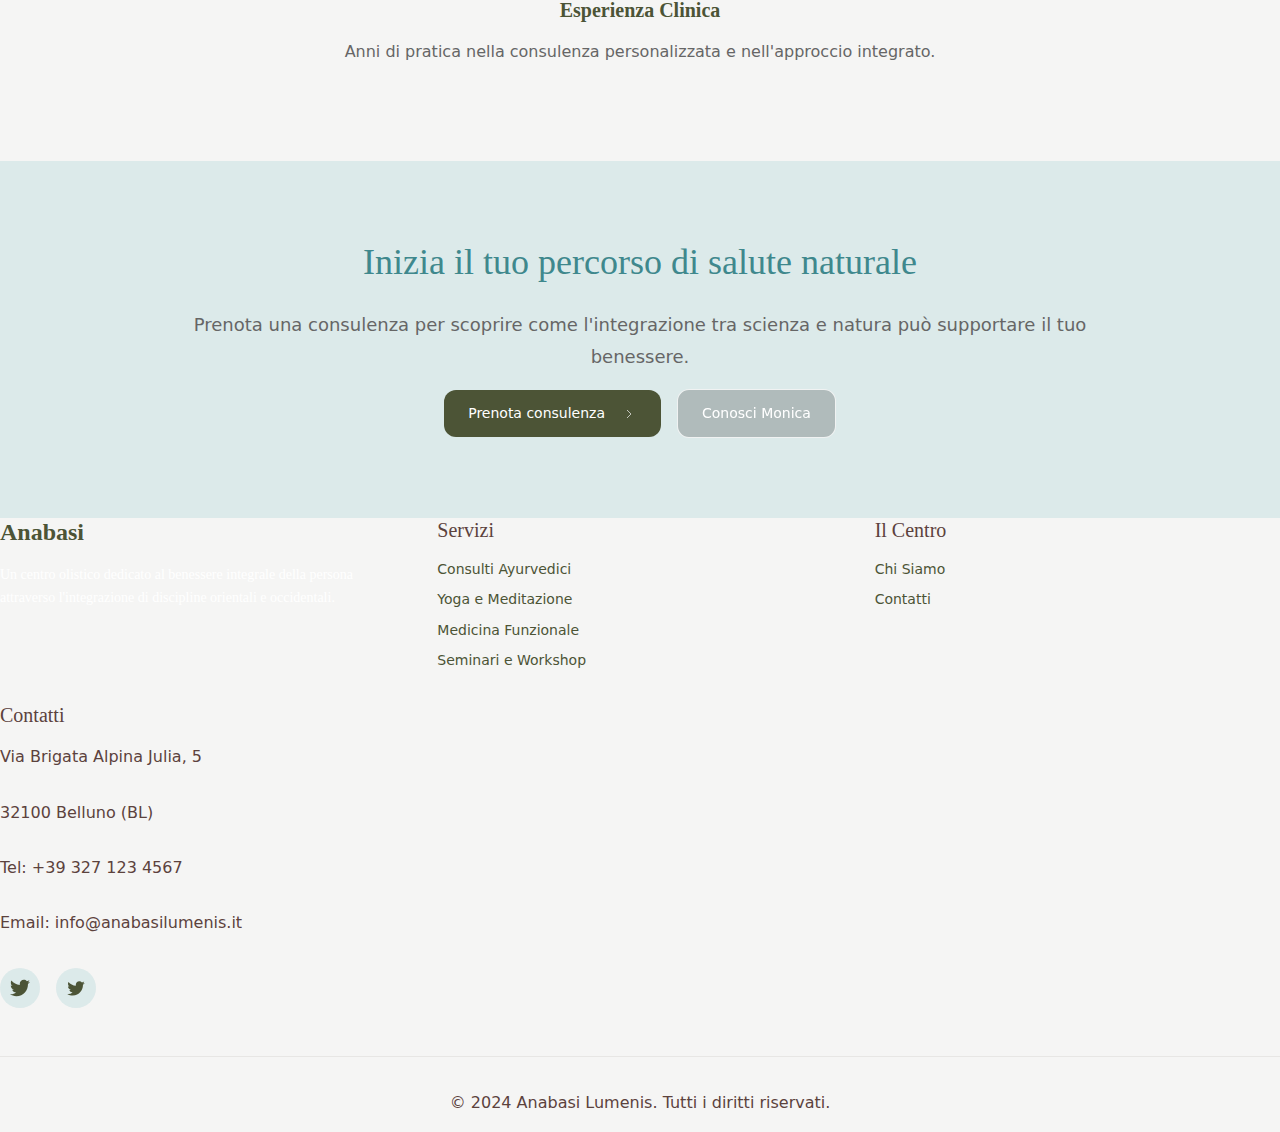
<file: site/medicina-funzionale.html>
<!DOCTYPE html>
<html lang="it">
<head>
    <meta charset="UTF-8">
    <meta name="viewport" content="width=device-width, initial-scale=1.0">
    <title>Medicina Funzionale - Anabasi Lumenis</title>
    <meta name="description" content="Omeopatia, Naturopatia e Nutrizione per il benessere integrale. Consulenze personalizzate dalla Dott.ssa Monica De Pasqual a Belluno.">
    <link rel="stylesheet" href="assets/css/styles.css">
</head>
<body>
    <header class="header-fixed">
        <nav class="nav-container">
            <div class="nav-content">
                <div class="nav-logo">
                    <a href="index.html">
                        <h2>Anabasi</h2>
                    </a>
                </div>
                <div class="nav-desktop">
                    <a href="index.html" class="nav-link">Home</a>
                    <a href="chi-siamo.html" class="nav-link">Chi Siamo</a>
                    <a href="ayurveda.html" class="nav-link">Ayurveda</a>
                    <a href="yoga-meditazione.html" class="nav-link">Yoga e Meditazione</a>
                    <a href="medicina-funzionale.html" class="nav-link active">Medicina Funzionale</a>
                    <a href="seminari.html" class="nav-link">Seminari</a>
                    <a href="contatti.html" class="nav-link">Contatti</a>
                </div>
                <button class="nav-mobile-toggle" id="nav-toggle">
                    <span></span>
                    <span></span>
                    <span></span>
                </button>
            </div>
        </nav>
    </header>

    <main>
        <!-- Hero Section -->
        <section class="hero-section" style="background-image: url('assets/images/medicina-funzionale.jpg');">
            <div class="hero-overlay"></div>
            <div class="container">
                <div class="hero-content">
                    <h1 class="hero-title">Medicina Funzionale</h1>
                    <p class="hero-subtitle">Omeopatia, Naturopatia e Nutrizione per il benessere integrale</p>
                </div>
            </div>
        </section>

        <!-- Introduction -->
        <section class="section-spacing">
            <div class="container">
                <div class="section-header">
                    <h2 class="section-title">L'integrazione tra scienza e natura</h2>
                    <p class="section-description">
                        La nostra medicina funzionale unisce l'approccio scientifico farmaceutico con discipline naturali complementari. La Dott.ssa Monica De Pasqual integra la sua formazione in farmacia con specializzazioni in omeopatia e naturopatia per offrire un servizio completo e personalizzato.
                    </p>
                </div>
            </div>
        </section>

        <!-- Principles Section -->
        <section class="section-spacing bg-beige">
            <div class="container">
                <div class="section-header">
                    <h2 class="section-title">I nostri principi</h2>
                    <p class="section-description">
                        Il nostro approccio si basa su principi fondamentali che guidano ogni intervento terapeutico, sempre nel rispetto della persona e della sua unicità.
                    </p>
                </div>

                <div class="cards-grid">
                    <div class="card text-center">
                        <div class="card-icon-wrapper bg-sage">
                            <svg class="card-icon" viewBox="0 0 24 24" fill="none" stroke="currentColor">
                                <path d="M11 2a2 2 0 0 0-2 2v5H4a2 2 0 0 0-2 2v2c0 1.1.9 2 2 2h5v5a2 2 0 0 0 2 2h2a2 2 0 0 0 2-2v-5h5a2 2 0 0 0 2-2v-2a2 2 0 0 0-2-2h-5V4a2 2 0 0 0-2-2h-2z"/>
                            </svg>
                        </div>
                        <h3 class="text-subtitle text-sage mb-4">Approccio Olistico</h3>
                        <p class="text-muted">Consideriamo la persona nella sua interezza, valutando l'interconnessione tra aspetti fisici, emotivi e mentali.</p>
                    </div>

                    <div class="card text-center">
                        <div class="card-icon-wrapper bg-sage">
                            <svg class="card-icon" viewBox="0 0 24 24" fill="none" stroke="currentColor">
                                <path d="M12 22s8-4 8-10V5l-8-3-8 3v7c0 6 8 10 8 10z"/>
                            </svg>
                        </div>
                        <h3 class="text-subtitle text-sage mb-4">Prevenzione Attiva</h3>
                        <p class="text-muted">Focus sulla prevenzione e l'educazione alla salute per mantenere il benessere nel tempo.</p>
                    </div>

                    <div class="card text-center">
                        <div class="card-icon-wrapper bg-sage">
                            <svg class="card-icon" viewBox="0 0 24 24" fill="none" stroke="currentColor">
                                <path d="M9 11H5a2 2 0 0 0-2 2v3a2 2 0 0 0 2 2h4l3 3a1 1 0 0 0 1-1V8a1 1 0 0 0-1-1l-3 3z"/>
                                <path d="M22.54 6.62a1 1 0 0 0-1.54.54 6 6 0 0 1 0 10.68 1 1 0 0 0 1.54.54 8 8 0 0 0 0-11.76z"/>
                            </svg>
                        </div>
                        <h3 class="text-subtitle text-sage mb-4">Individualizzazione</h3>
                        <p class="text-muted">Ogni percorso è unico e personalizzato secondo le specifiche esigenze e caratteristiche della persona.</p>
                    </div>
                </div>
            </div>
        </section>

        <!-- Services Section -->
        <section class="section-spacing">
            <div class="container">
                <div class="section-header">
                    <h2 class="section-title">I nostri servizi</h2>
                    <p class="section-description">
                        Ogni servizio è erogato con competenza professionale e attenzione personalizzata, integrando conoscenze scientifiche e approcci naturali.
                    </p>
                </div>

                <div class="services-list">
                    <!-- Service 1 -->
                    <div class="service-card">
                        <div class="service-icon">
                            <div class="card-icon-wrapper bg-sage">
                                <svg class="card-icon" viewBox="0 0 24 24" fill="none" stroke="currentColor">
                                    <path d="M9 11H5a2 2 0 0 0-2 2v3a2 2 0 0 0 2 2h4l3 3a1 1 0 0 0 1-1V8a1 1 0 0 0-1-1l-3 3z"/>
                                    <path d="M22.54 6.62a1 1 0 0 0-1.54.54 6 6 0 0 1 0 10.68 1 1 0 0 0 1.54.54 8 8 0 0 0 0-11.76z"/>
                                </svg>
                            </div>
                        </div>
                        
                        <div class="service-content">
                            <h3 class="text-title text-sage mb-3">Omeopatia Unicista</h3>
                            <p class="text-muted mb-4">Consulti basati sul principio della similitudine per stimolare le reazioni naturali che riequilibrano la salute. Approccio personalizzato che considera la persona nella sua globalità, non solo i sintomi.</p>
                        </div>

                        <div class="service-process">
                            <div class="process-card">
                                <h4 class="text-small text-sage mb-2">Processo:</h4>
                                <p class="text-small text-muted">Anamnesi approfondita, selezione del rimedio costituzionale, follow-up personalizzato</p>
                            </div>
                        </div>
                    </div>

                    <!-- Service 2 -->
                    <div class="service-card">
                        <div class="service-icon">
                            <div class="card-icon-wrapper bg-sage">
                                <svg class="card-icon" viewBox="0 0 24 24" fill="none" stroke="currentColor">
                                    <path d="M7 20a4 4 0 0 1-4-4 4 4 0 0 1 4-4 4 4 0 0 1 4 4 4 4 0 0 1-4 4zM7 10a3 3 0 1 1 0-6 3 3 0 0 1 0 6z"/>
                                    <path d="M22 12h-4l-3 9L9 3l-6 9h4"/>
                                </svg>
                            </div>
                        </div>
                        
                        <div class="service-content">
                            <h3 class="text-title text-sage mb-3">Naturopatia e Floriterapia</h3>
                            <p class="text-muted mb-4">Approccio sistemico che promuove la prevenzione, l'educazione alla salute e il riequilibrio energetico attraverso rimedi naturali e tecniche di sostegno per il benessere globale.</p>
                        </div>

                        <div class="service-process">
                            <div class="process-card">
                                <h4 class="text-small text-sage mb-2">Processo:</h4>
                                <p class="text-small text-muted">Valutazione energetica, selezione fiori di Bach, protocolli naturali personalizzati</p>
                            </div>
                        </div>
                    </div>

                    <!-- Service 3 -->
                    <div class="service-card">
                        <div class="service-icon">
                            <div class="card-icon-wrapper bg-sage">
                                <svg class="card-icon" viewBox="0 0 24 24" fill="none" stroke="currentColor">
                                    <path d="M12 2a3 3 0 0 0-3 3c0 .35.06.69.17 1H6a2 2 0 0 0-2 2v10a2 2 0 0 0 2 2h12a2 2 0 0 0 2-2V8a2 2 0 0 0-2-2h-3.17c.11-.31.17-.65.17-1a3 3 0 0 0-3-3z"/>
                                    <path d="M12 18a6 6 0 1 1 0-12 6 6 0 0 1 0 12z"/>
                                </svg>
                            </div>
                        </div>
                        
                        <div class="service-content">
                            <h3 class="text-title text-sage mb-3">Consigli Nutrizionali</h3>
                            <p class="text-muted mb-4">Percorsi alimentari personalizzati che considerano costituzione individuale, intolleranze, stile di vita e obiettivi di salute per ottimizzare il benessere attraverso l'alimentazione.</p>
                        </div>

                        <div class="service-process">
                            <div class="process-card">
                                <h4 class="text-small text-sage mb-2">Processo:</h4>
                                <p class="text-small text-muted">Analisi nutrizionale, piano alimentare su misura, educazione alimentare</p>
                            </div>
                        </div>
                    </div>

                    <!-- Service 4 -->
                    <div class="service-card">
                        <div class="service-icon">
                            <div class="card-icon-wrapper bg-sage">
                                <svg class="card-icon" viewBox="0 0 24 24" fill="none" stroke="currentColor">
                                    <path d="M12 22s8-4 8-10V5l-8-3-8 3v7c0 6 8 10 8 10z"/>
                                </svg>
                            </div>
                        </div>
                        
                        <div class="service-content">
                            <h3 class="text-title text-sage mb-3">Integrazione Alimentare</h3>
                            <p class="text-muted mb-4">Selezione mirata di integratori naturali e nutraceutici per supportare l'organismo in situazioni specifiche, sempre con approccio scientifico e personalizzato.</p>
                        </div>

                        <div class="service-process">
                            <div class="process-card">
                                <h4 class="text-small text-sage mb-2">Processo:</h4>
                                <p class="text-small text-muted">Valutazione carenze, protocollo integrativo, monitoraggio risultati</p>
                            </div>
                        </div>
                    </div>
                </div>
            </div>
        </section>

        <!-- Methodology Section -->
        <section class="section-spacing bg-gradient">
            <div class="container">
                <div class="section-header">
                    <h2 class="section-title">Il nostro metodo</h2>
                    <p class="section-description">
                        Un approccio strutturato che unisce competenza farmaceutica, conoscenza delle medicine naturali e attenzione alla persona.
                    </p>
                </div>

                <div class="method-grid">
                    <div class="method-step">
                        <div class="step-number bg-sage">1</div>
                        <h3 class="text-subtitle text-sage mb-2">Ascolto</h3>
                        <p class="text-small text-muted">Raccolta approfondita della storia clinica e delle esigenze personali.</p>
                    </div>

                    <div class="method-step">
                        <div class="step-number bg-gold">2</div>
                        <h3 class="text-subtitle text-sage mb-2">Valutazione</h3>
                        <p class="text-small text-muted">Analisi olistica che considera aspetti fisici, emotivi e costituzionali.</p>
                    </div>

                    <div class="method-step">
                        <div class="step-number bg-blue">3</div>
                        <h3 class="text-subtitle text-sage mb-2">Personalizzazione</h3>
                        <p class="text-small text-muted">Sviluppo di un piano terapeutico su misura per le specifiche esigenze.</p>
                    </div>

                    <div class="method-step">
                        <div class="step-number bg-sage">4</div>
                        <h3 class="text-subtitle text-sage mb-2">Follow-up</h3>
                        <p class="text-small text-muted">Monitoraggio dei progressi e adattamento del percorso terapeutico.</p>
                    </div>
                </div>
            </div>
        </section>

        <!-- Professional Expertise Section -->
        <section class="section-spacing">
            <div class="container max-w-4xl text-center">
                <div class="expertise-card">
                    <h2 class="section-title mb-6">Competenza professionale</h2>
                    <p class="text-body mb-6">
                        La Dott.ssa Monica De Pasqual porta la sua esperienza farmaceutica nella selezione e nel dosaggio di rimedi naturali, garantendo sicurezza ed efficacia in ogni intervento terapeutico.
                    </p>
                    <div class="expertise-grid">
                        <div class="expertise-item bg-sage">
                            <h4 class="text-small text-sage mb-2">Formazione Scientifica</h4>
                            <p class="text-small text-muted">
                                Laurea in Farmacia con specializzazioni in discipline naturali complementari.
                            </p>
                        </div>
                        <div class="expertise-item bg-gold">
                            <h4 class="text-small text-sage mb-2">Esperienza Clinica</h4>
                            <p class="text-small text-muted">
                                Anni di pratica nella consulenza personalizzata e nell'approccio integrato.
                            </p>
                        </div>
                    </div>
                </div>
            </div>
        </section>

        <!-- CTA Section -->
        <section class="section-spacing bg-sage-light">
            <div class="container max-w-4xl text-center">
                <h2 class="section-title">Inizia il tuo percorso di salute naturale</h2>
                <p class="text-body mb-8">
                    Prenota una consulenza per scoprire come l'integrazione tra scienza e natura può supportare il tuo benessere.
                </p>
                <div class="cta-buttons">
                    <a href="contatti.html" class="btn btn-primary">
                        Prenota consulenza
                        <svg class="btn-icon" viewBox="0 0 24 24" fill="none" stroke="currentColor">
                            <path d="m9 18 6-6-6-6"/>
                        </svg>
                    </a>
                    <a href="chi-siamo.html" class="btn btn-outline">Conosci Monica</a>
                </div>
            </div>
        </section>
    </main>

    <footer>
        <div class="footer-content">
            <div class="footer-section">
                <div class="footer-logo">
                    <h3>Anabasi</h3>
                    <p class="footer-description">
                        Un centro olistico dedicato al benessere integrale della persona attraverso l'integrazione di discipline orientali e occidentali.
                    </p>
                </div>
            </div>
            
            <div class="footer-section">
                <h4 class="footer-title">Servizi</h4>
                <ul class="footer-list">
                    <li><a href="ayurveda.html">Consulti Ayurvedici</a></li>
                    <li><a href="yoga-meditazione.html">Yoga e Meditazione</a></li>
                    <li><a href="medicina-funzionale.html">Medicina Funzionale</a></li>
                    <li><a href="seminari.html">Seminari e Workshop</a></li>
                </ul>
            </div>
            
            <div class="footer-section">
                <h4 class="footer-title">Il Centro</h4>
                <ul class="footer-list">
                    <li><a href="chi-siamo.html">Chi Siamo</a></li>
                    <li><a href="contatti.html">Contatti</a></li>
                </ul>
            </div>
            
            <div class="footer-section">
                <h4 class="footer-title">Contatti</h4>
                <div class="footer-contact">
                    <p>Via Brigata Alpina Julia, 5</p>
                    <p>32100 Belluno (BL)</p>
                    <p>Tel: +39 327 123 4567</p>
                    <p>Email: info@anabasilumenis.it</p>
                </div>
                
                <div class="social-links">
                    <a href="#" class="social-link">
                        <svg viewBox="0 0 24 24" fill="currentColor">
                            <path d="M24 4.557c-.883.392-1.832.656-2.828.775 1.017-.609 1.798-1.574 2.165-2.724-.951.564-2.005.974-3.127 1.195-.897-.957-2.178-1.555-3.594-1.555-3.179 0-5.515 2.966-4.797 6.045-4.091-.205-7.719-2.165-10.148-5.144-1.29 2.213-.669 5.108 1.523 6.574-.806-.026-1.566-.247-2.229-.616-.054 2.281 1.581 4.415 3.949 4.89-.693.188-1.452.232-2.224.084.626 1.956 2.444 3.379 4.6 3.419-2.07 1.623-4.678 2.348-7.29 2.04 2.179 1.397 4.768 2.212 7.548 2.212 9.142 0 14.307-7.721 13.995-14.646.962-.695 1.797-1.562 2.457-2.549z"/>
                        </svg>
                    </a>
                    <a href="#" class="social-link">
                        <svg viewBox="0 0 24 24" fill="currentColor">
                            <path d="M22.46 6c-.77.35-1.6.58-2.46.69.88-.53 1.56-1.37 1.88-2.38-.83.5-1.75.85-2.72 1.05C18.37 4.5 17.26 4 16 4c-2.35 0-4.27 1.92-4.27 4.29 0 .34.04.67.11.98C8.28 9.09 5.11 7.38 3 4.79c-.37.63-.58 1.37-.58 2.15 0 1.49.75 2.81 1.91 3.56-.71 0-1.37-.2-1.95-.5v.03c0 2.08 1.48 3.82 3.44 4.21a4.22 4.22 0 0 1-1.93.07 4.28 4.28 0 0 0 4 2.98 8.521 8.521 0 0 1-5.33 1.84c-.34 0-.68-.02-1.02-.06C3.44 20.29 5.7 21 8.12 21 16 21 20.33 14.46 20.33 8.79c0-.19 0-.37-.01-.56.84-.6 1.56-1.36 2.14-2.23z"/>
                        </svg>
                    </a>
                </div>
            </div>
        </div>
        
        <div class="footer-bottom">
            <p>&copy; 2024 Anabasi Lumenis. Tutti i diritti riservati.</p>
        </div>
    </footer>

    <script src="assets/js/main.js"></script>
</body>
</html>
</file>
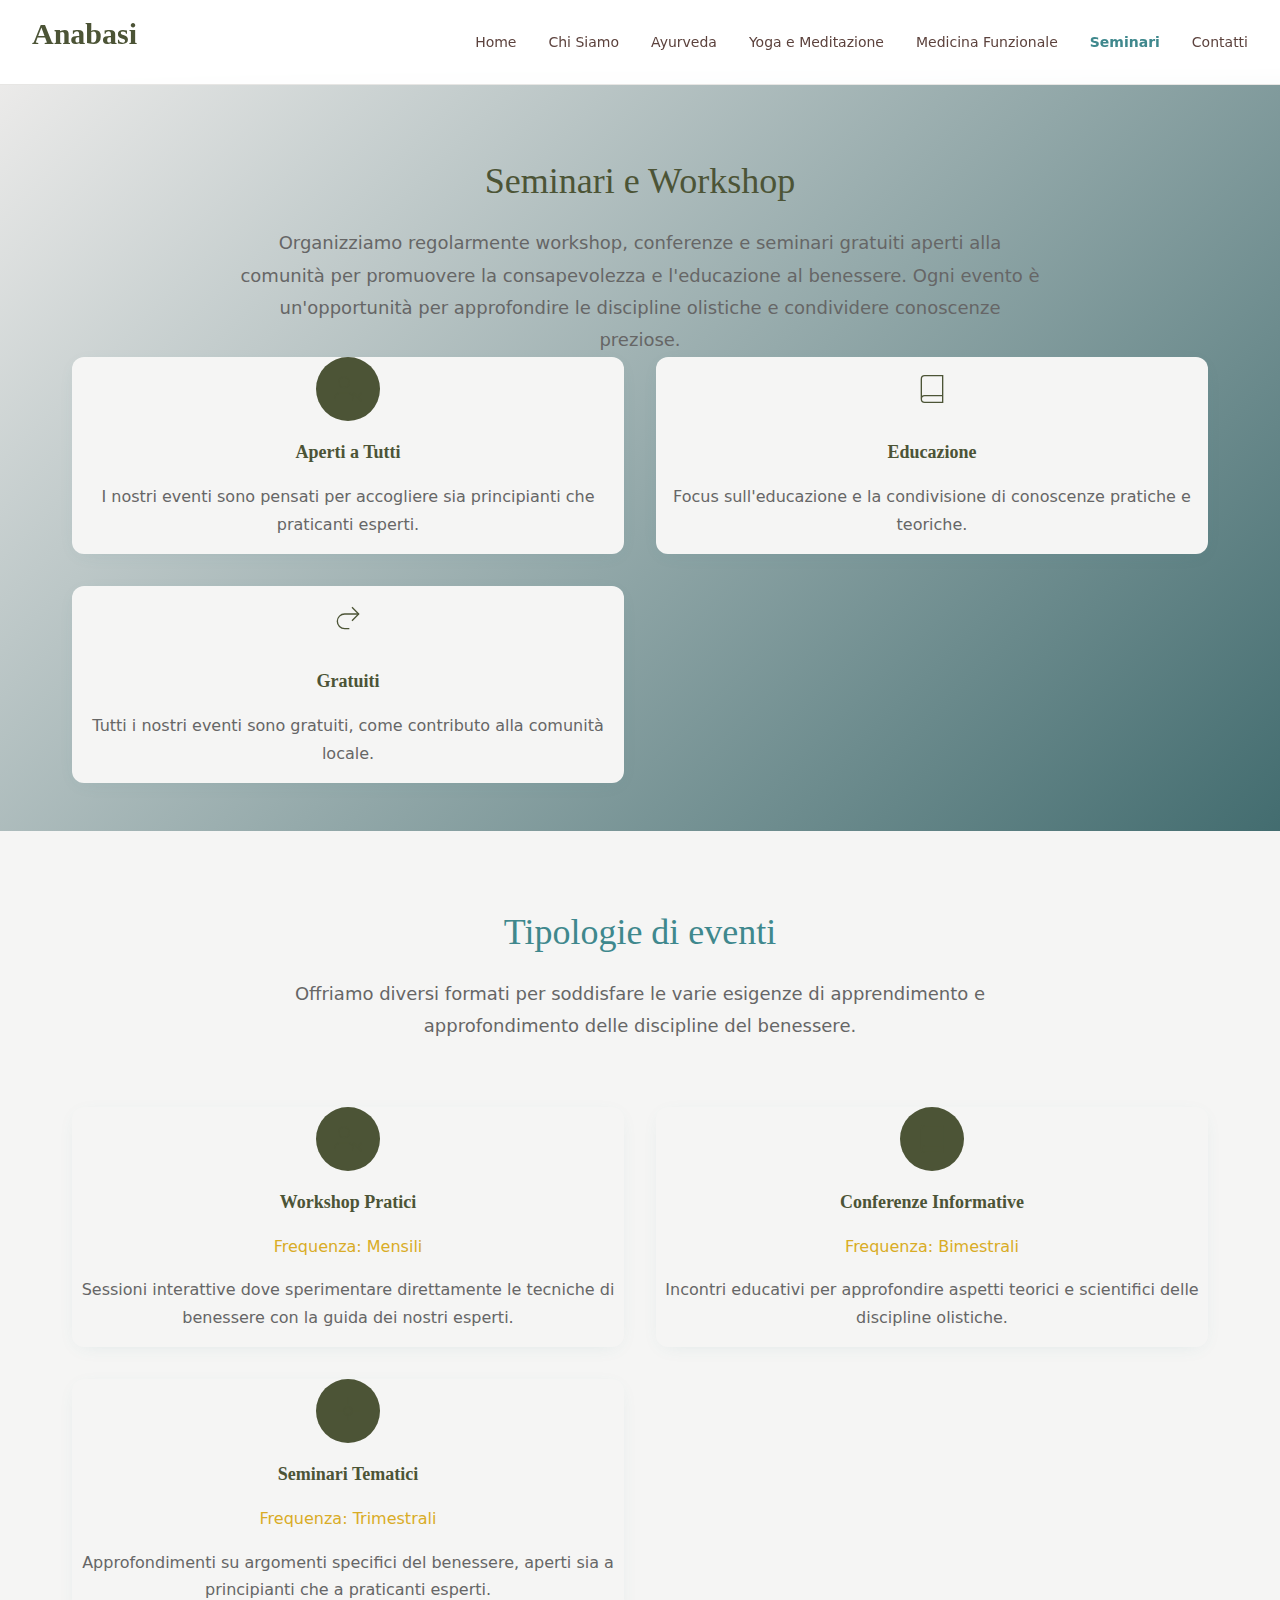
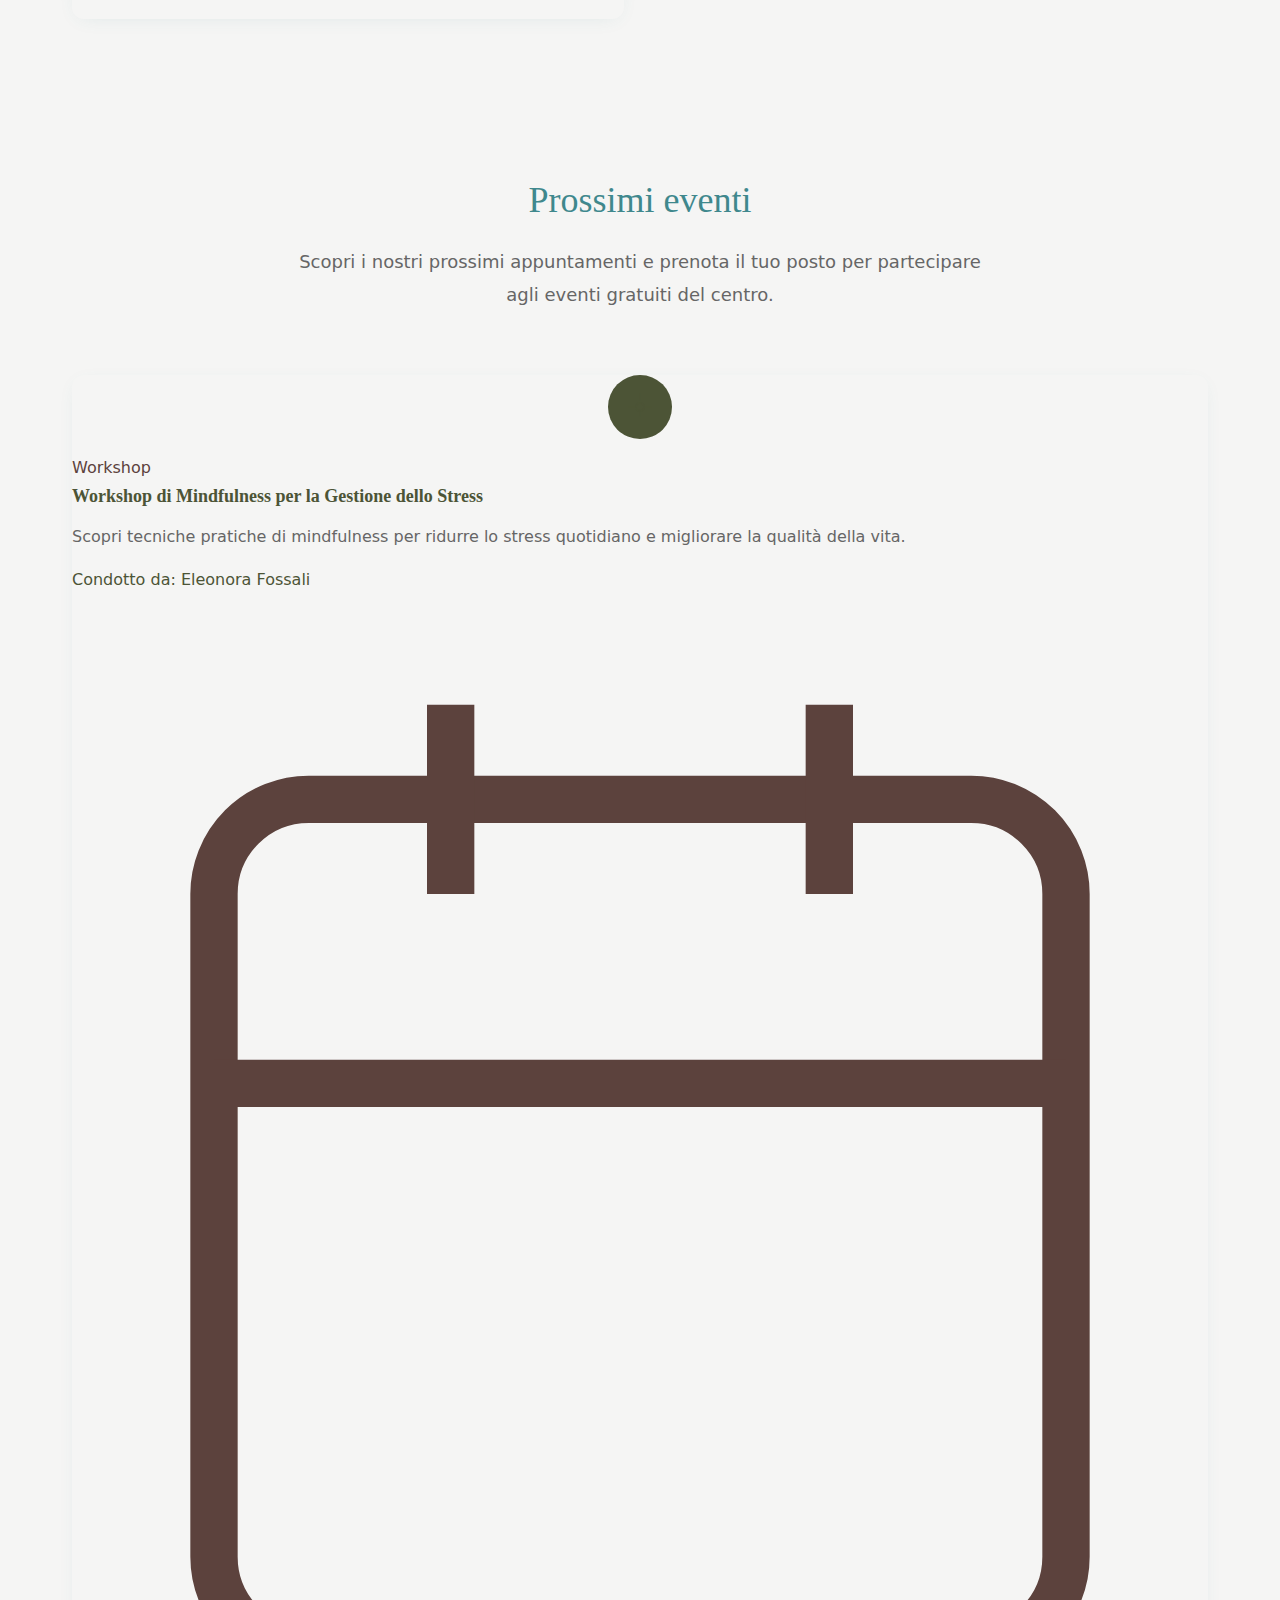
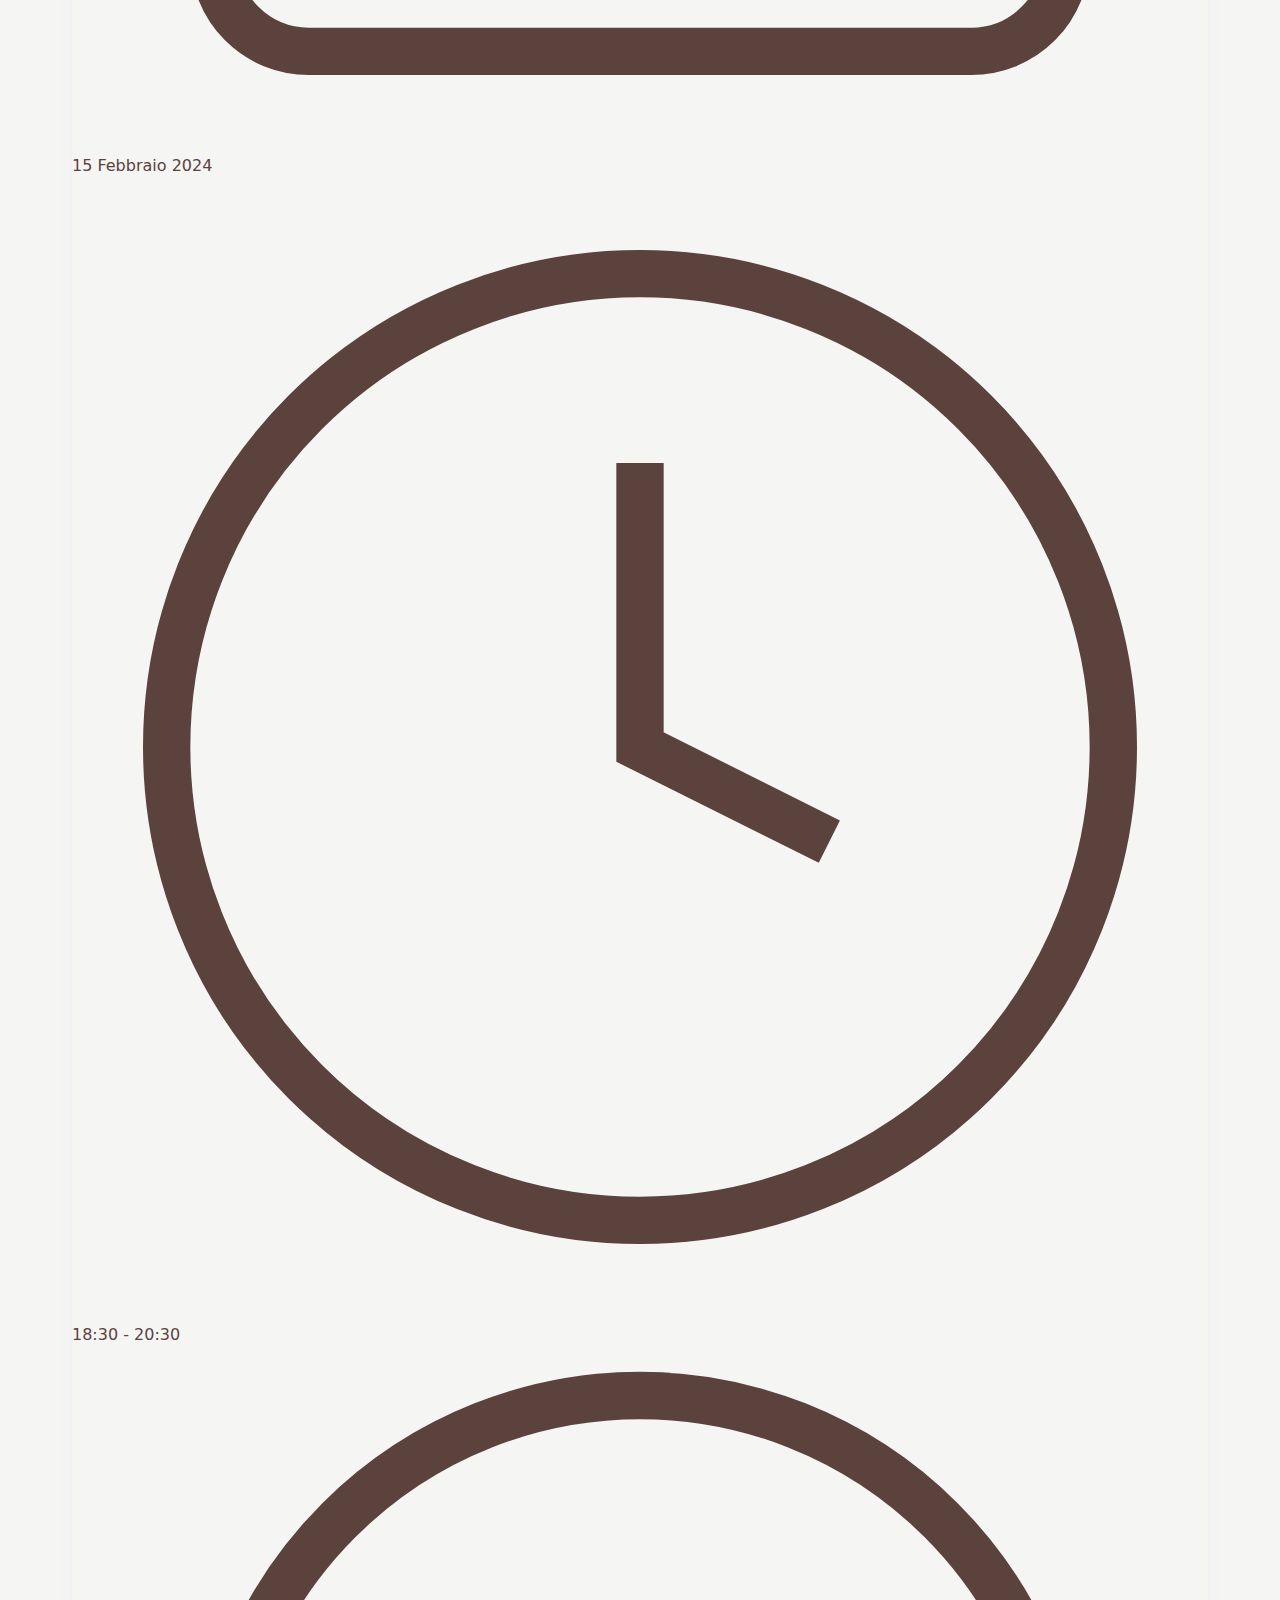
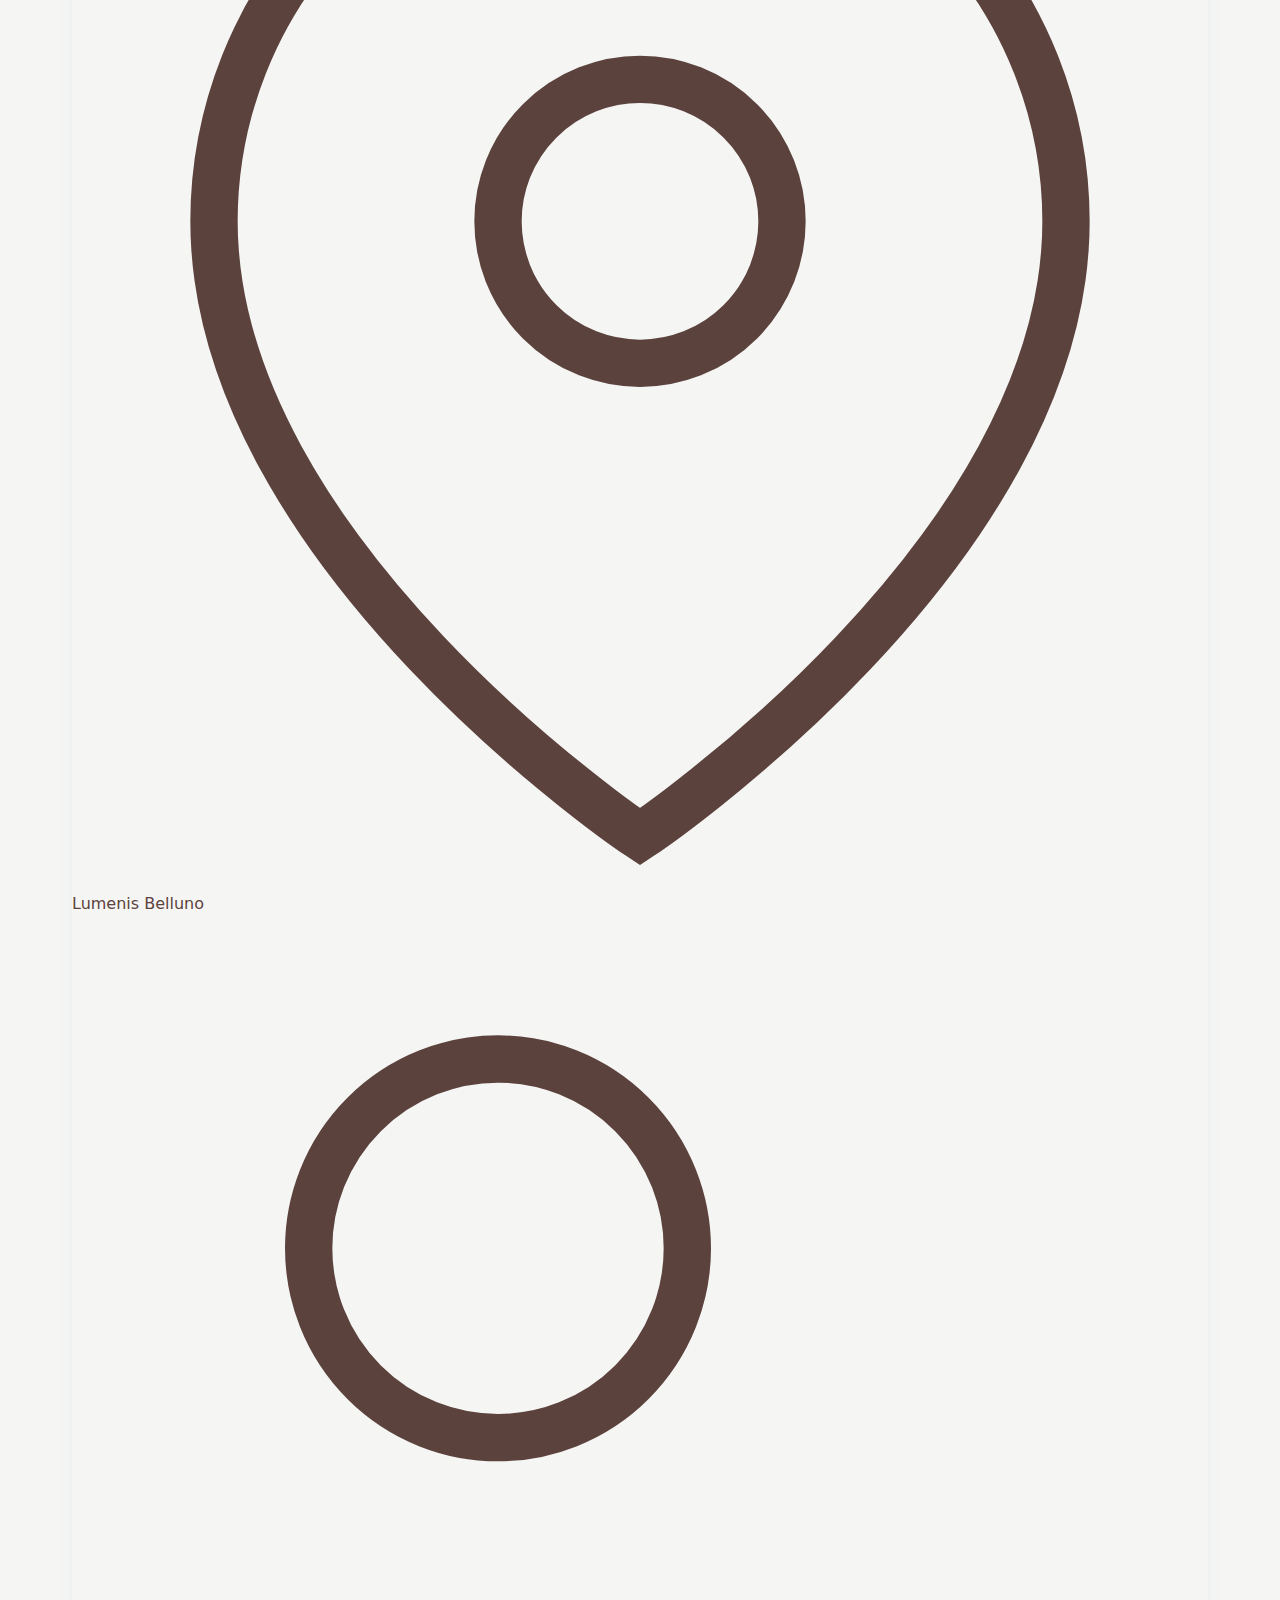
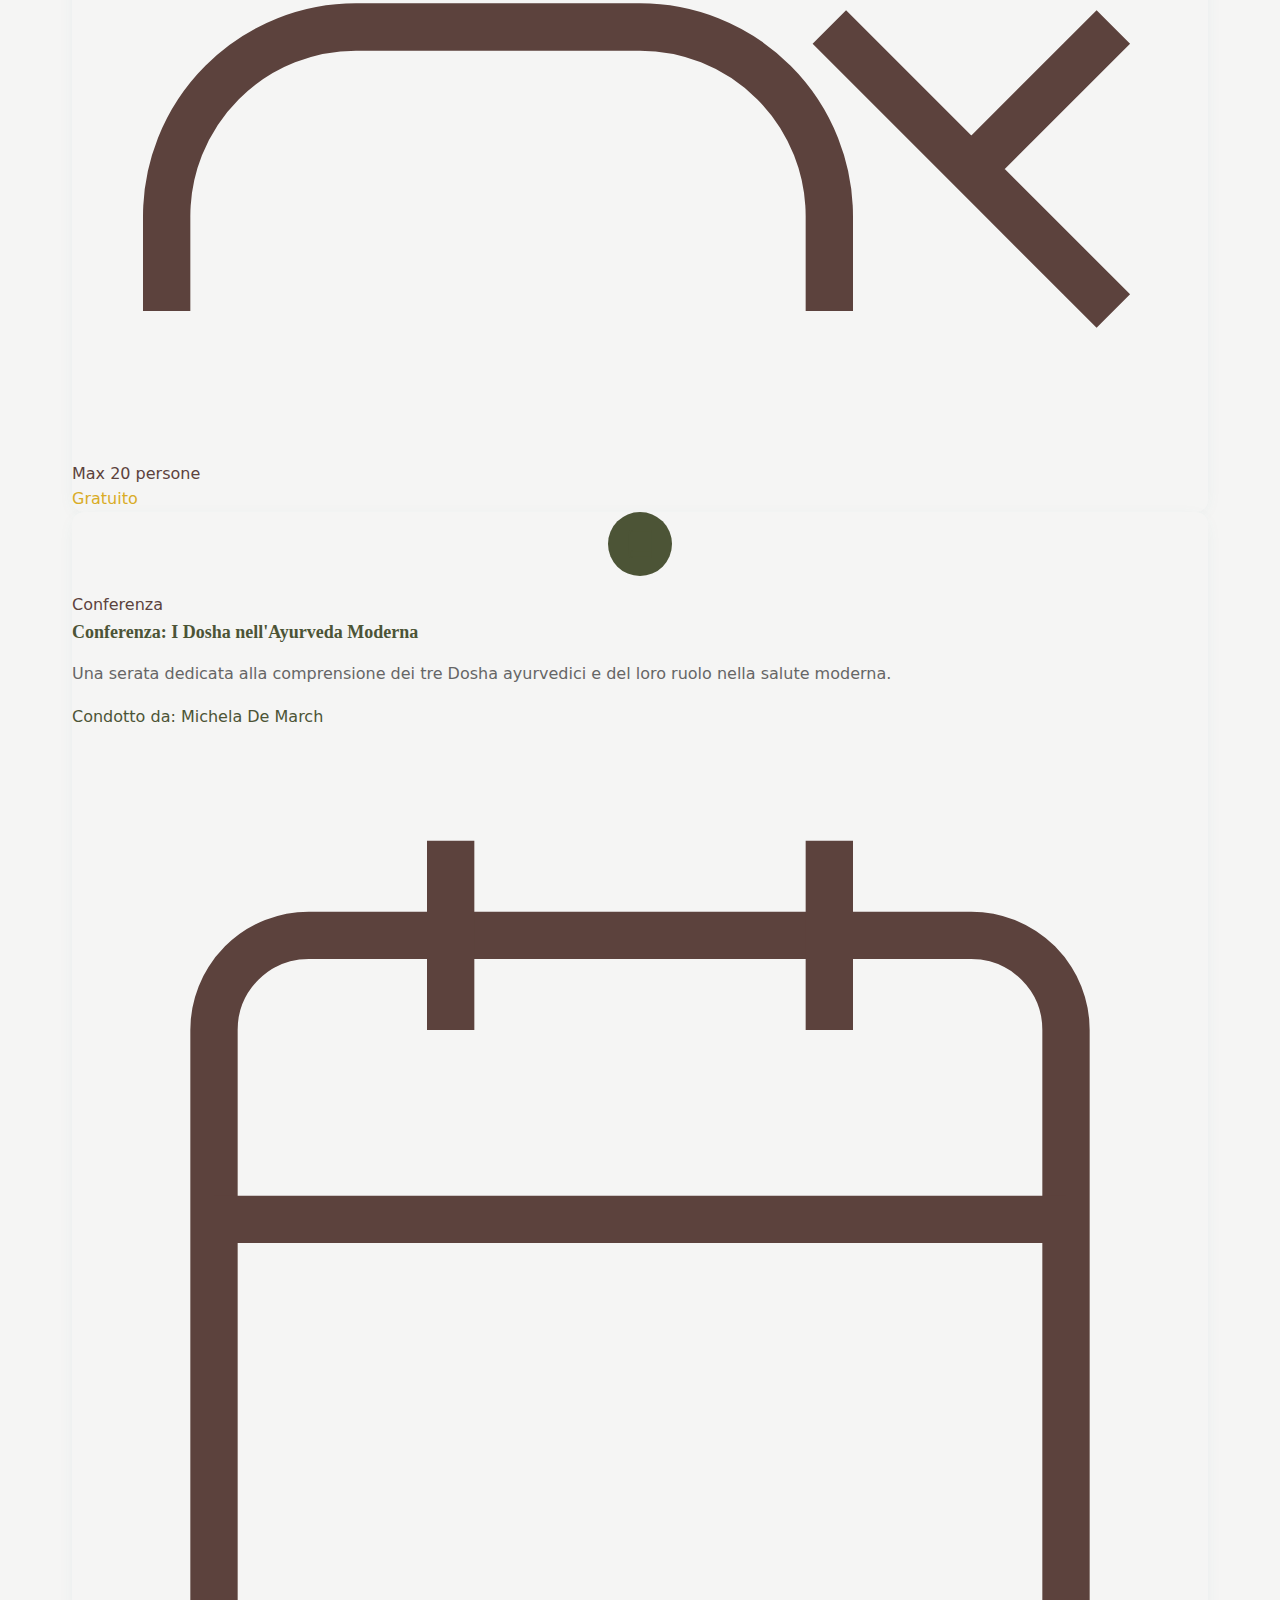
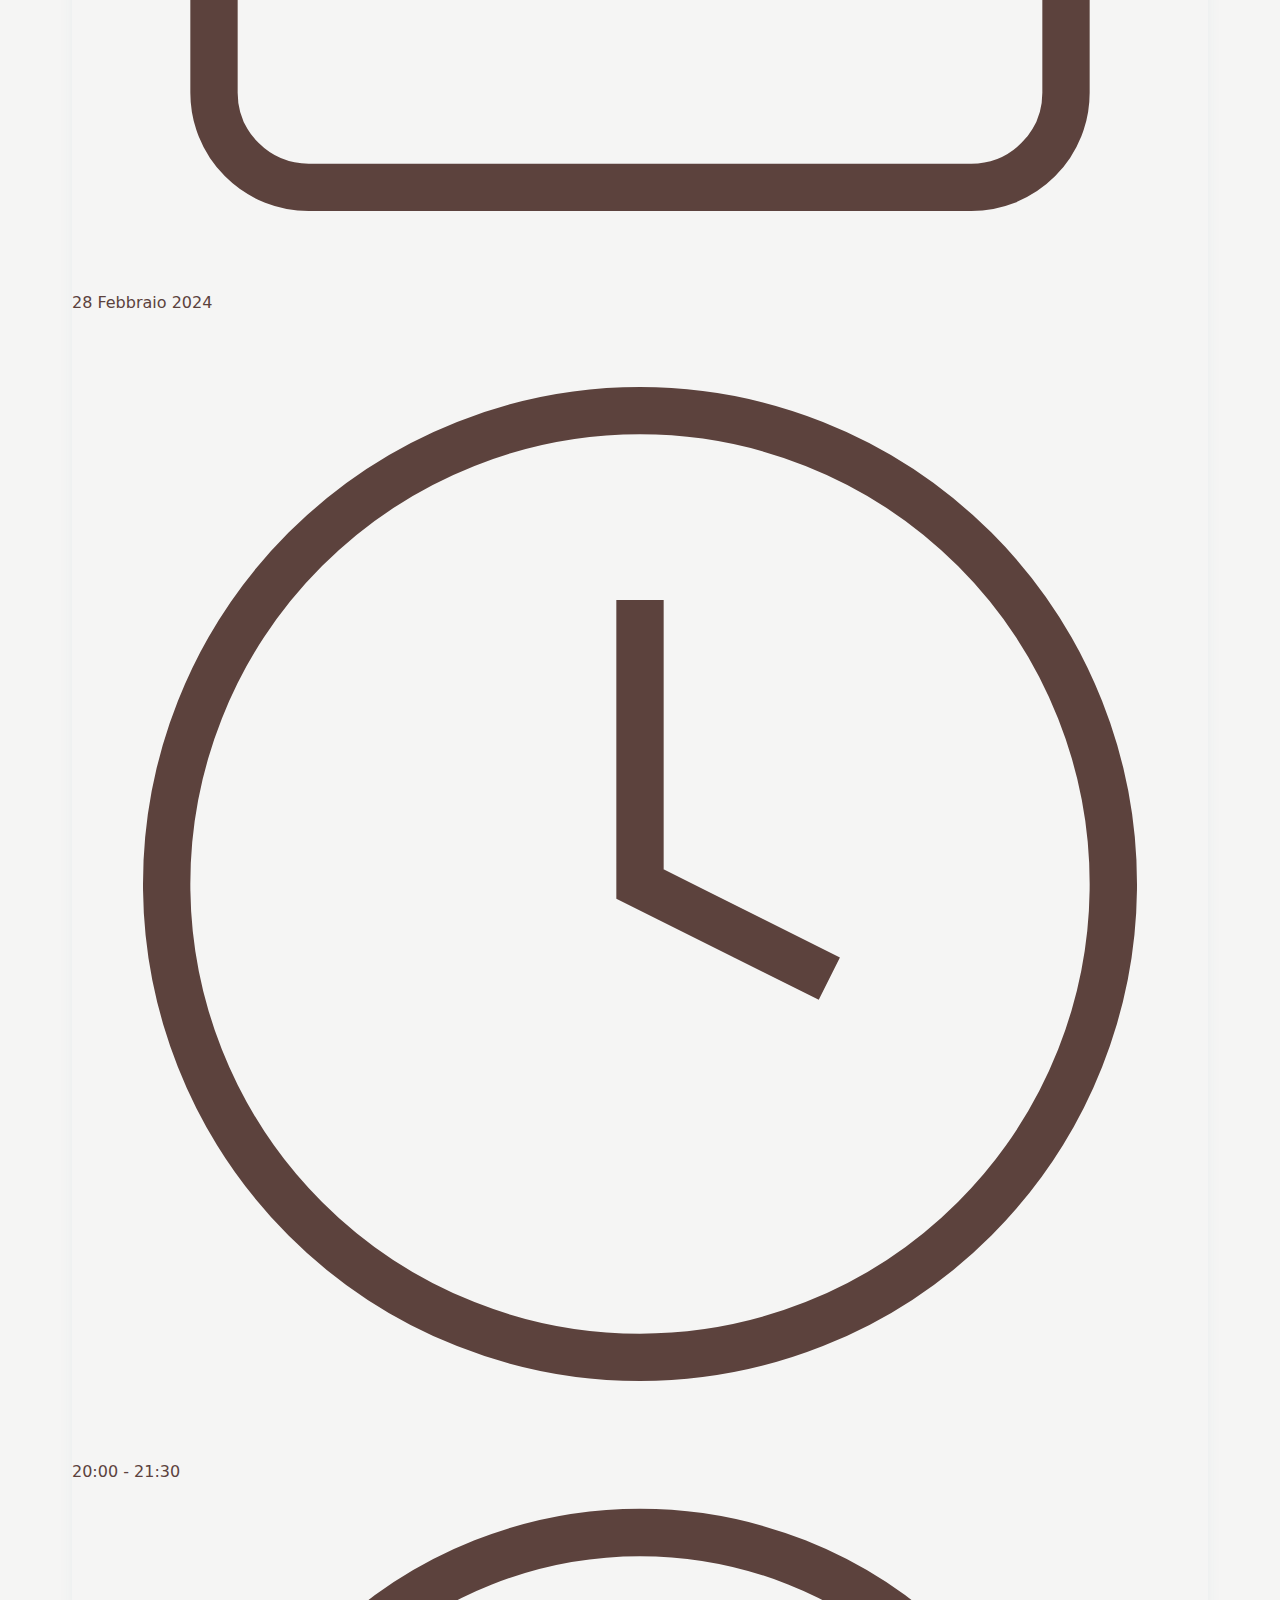
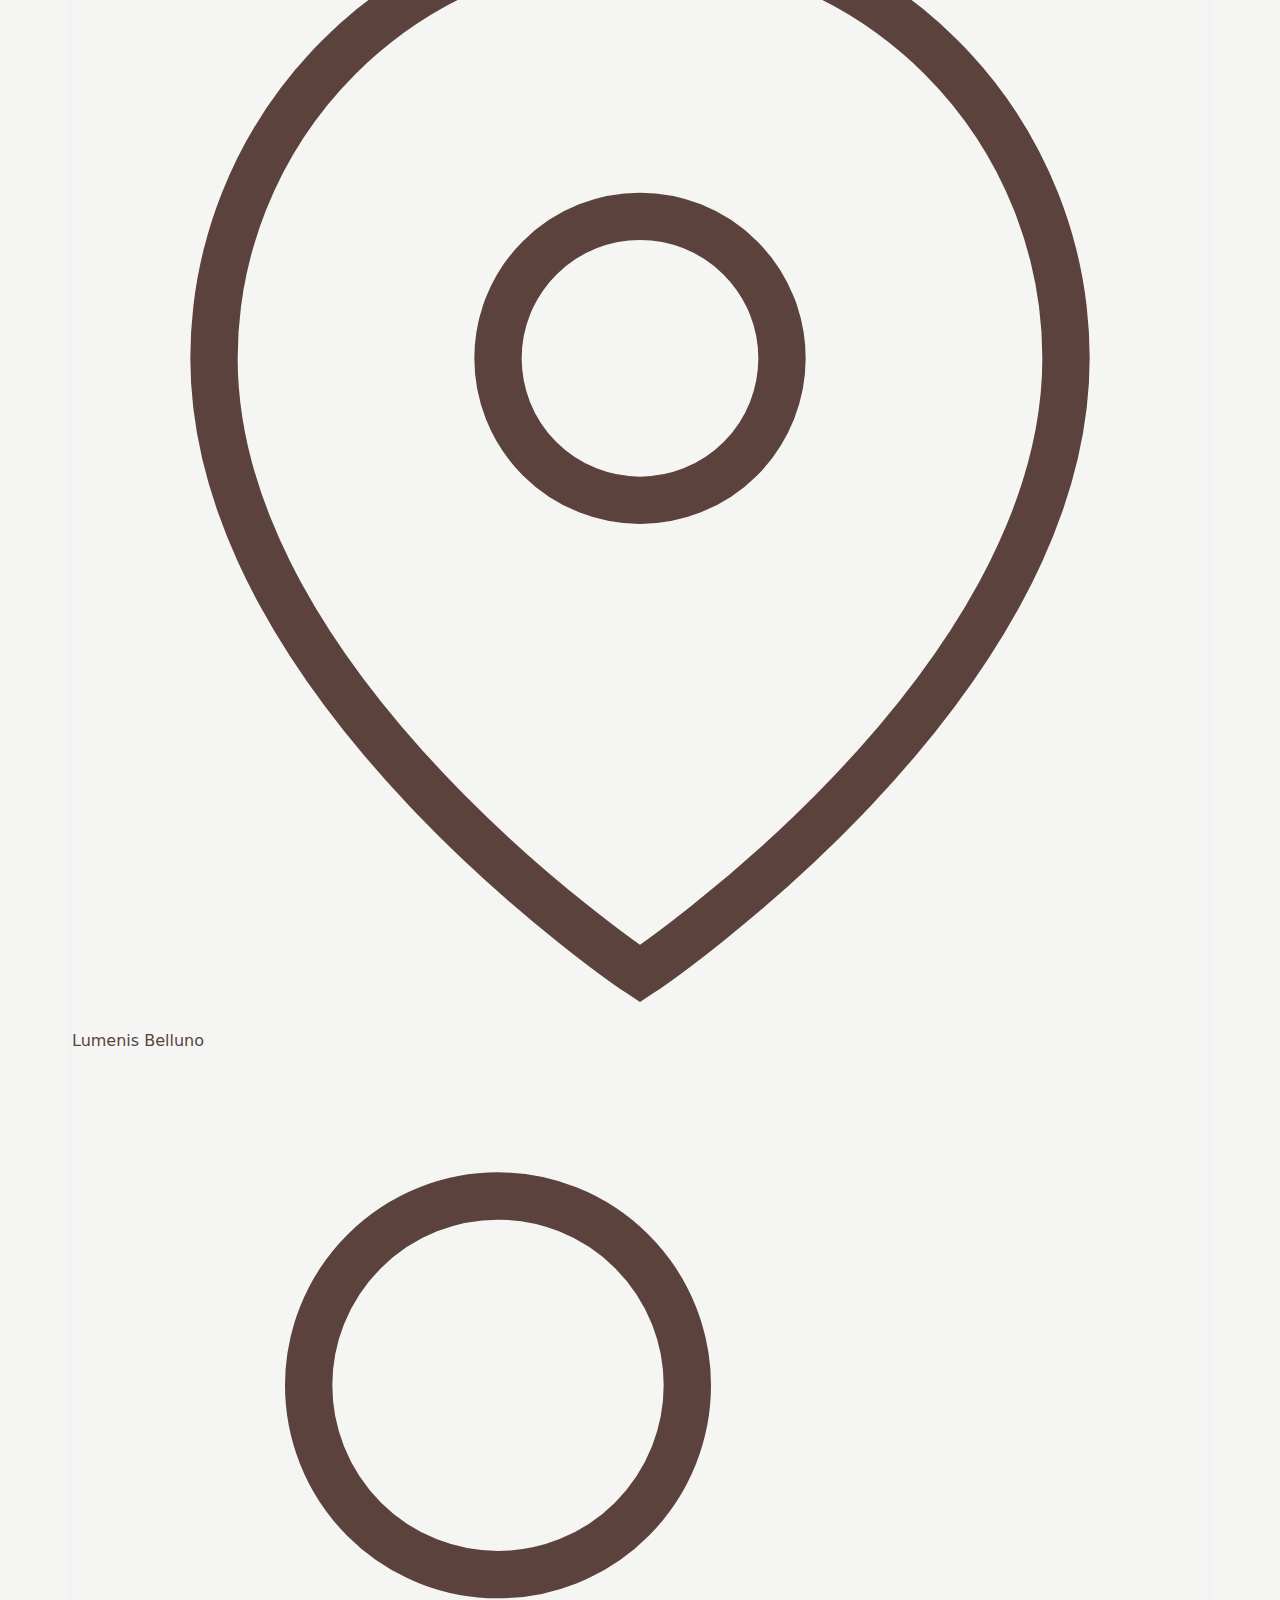
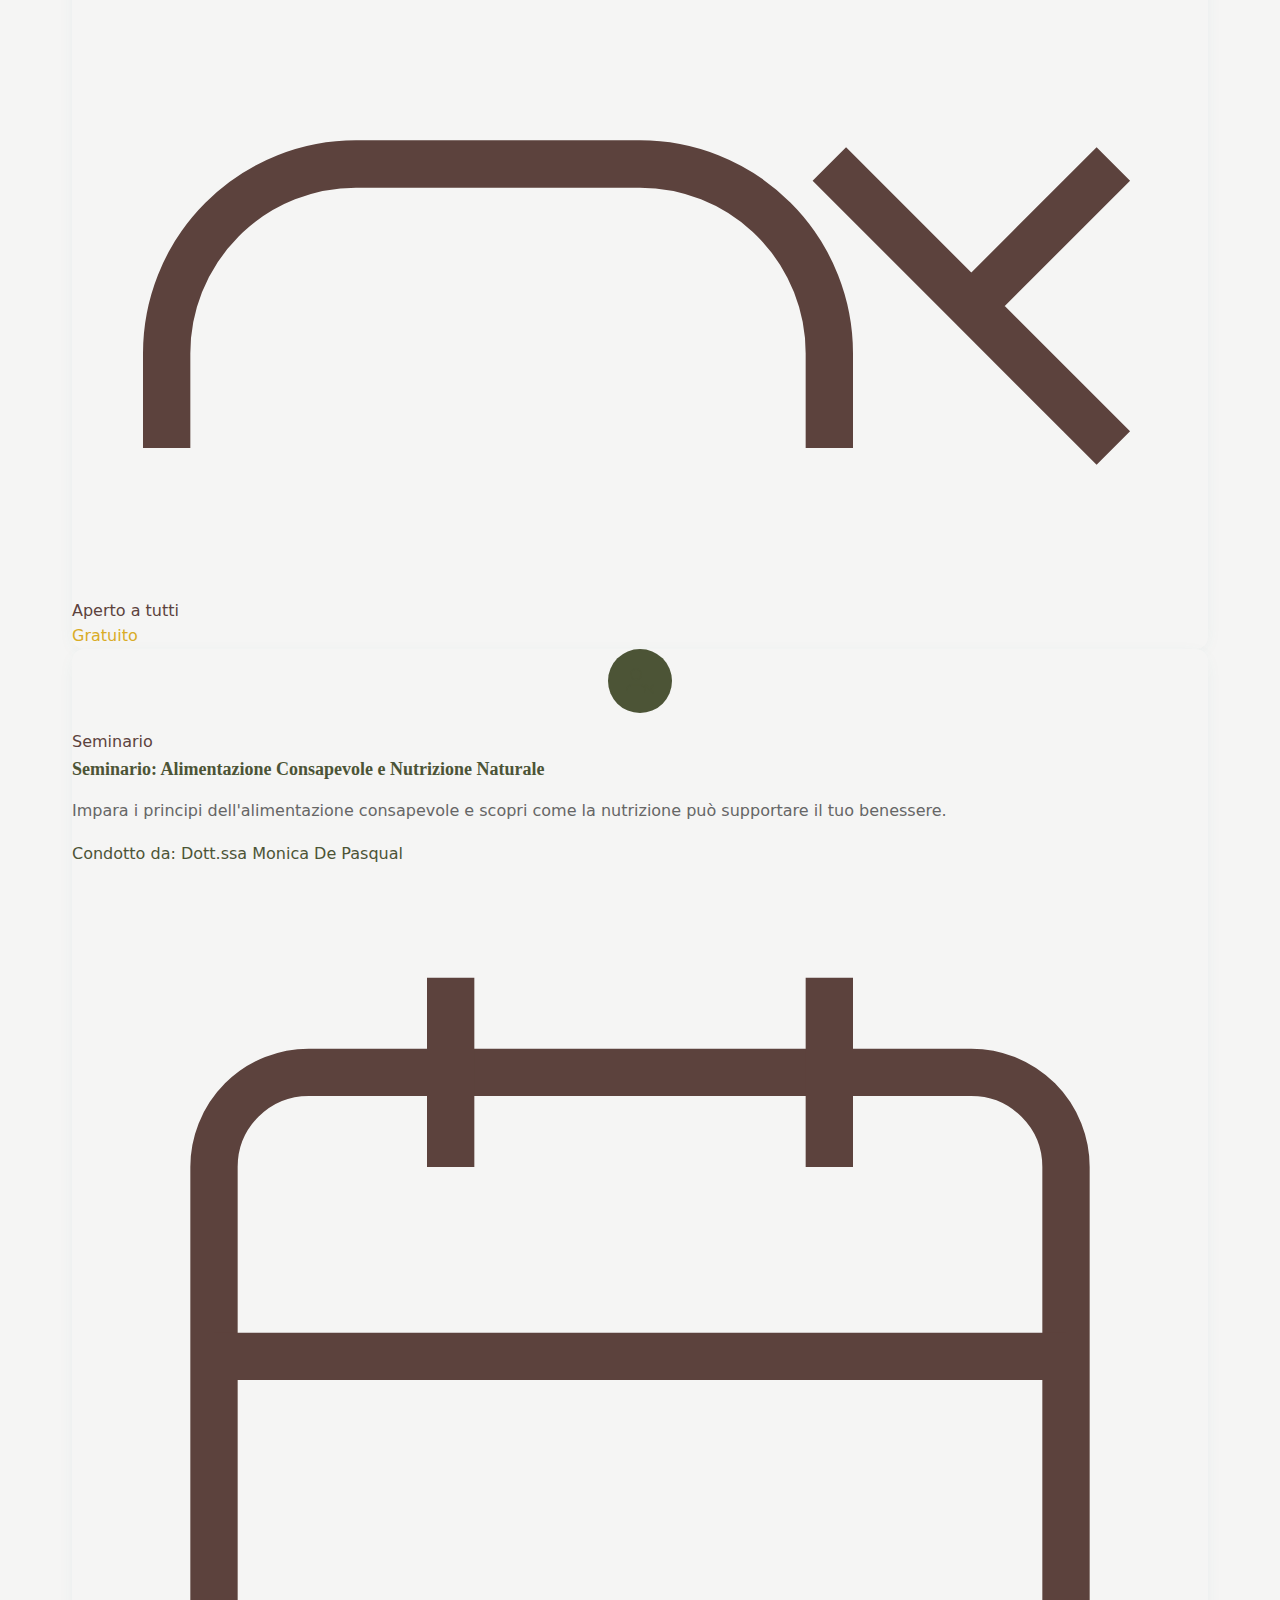
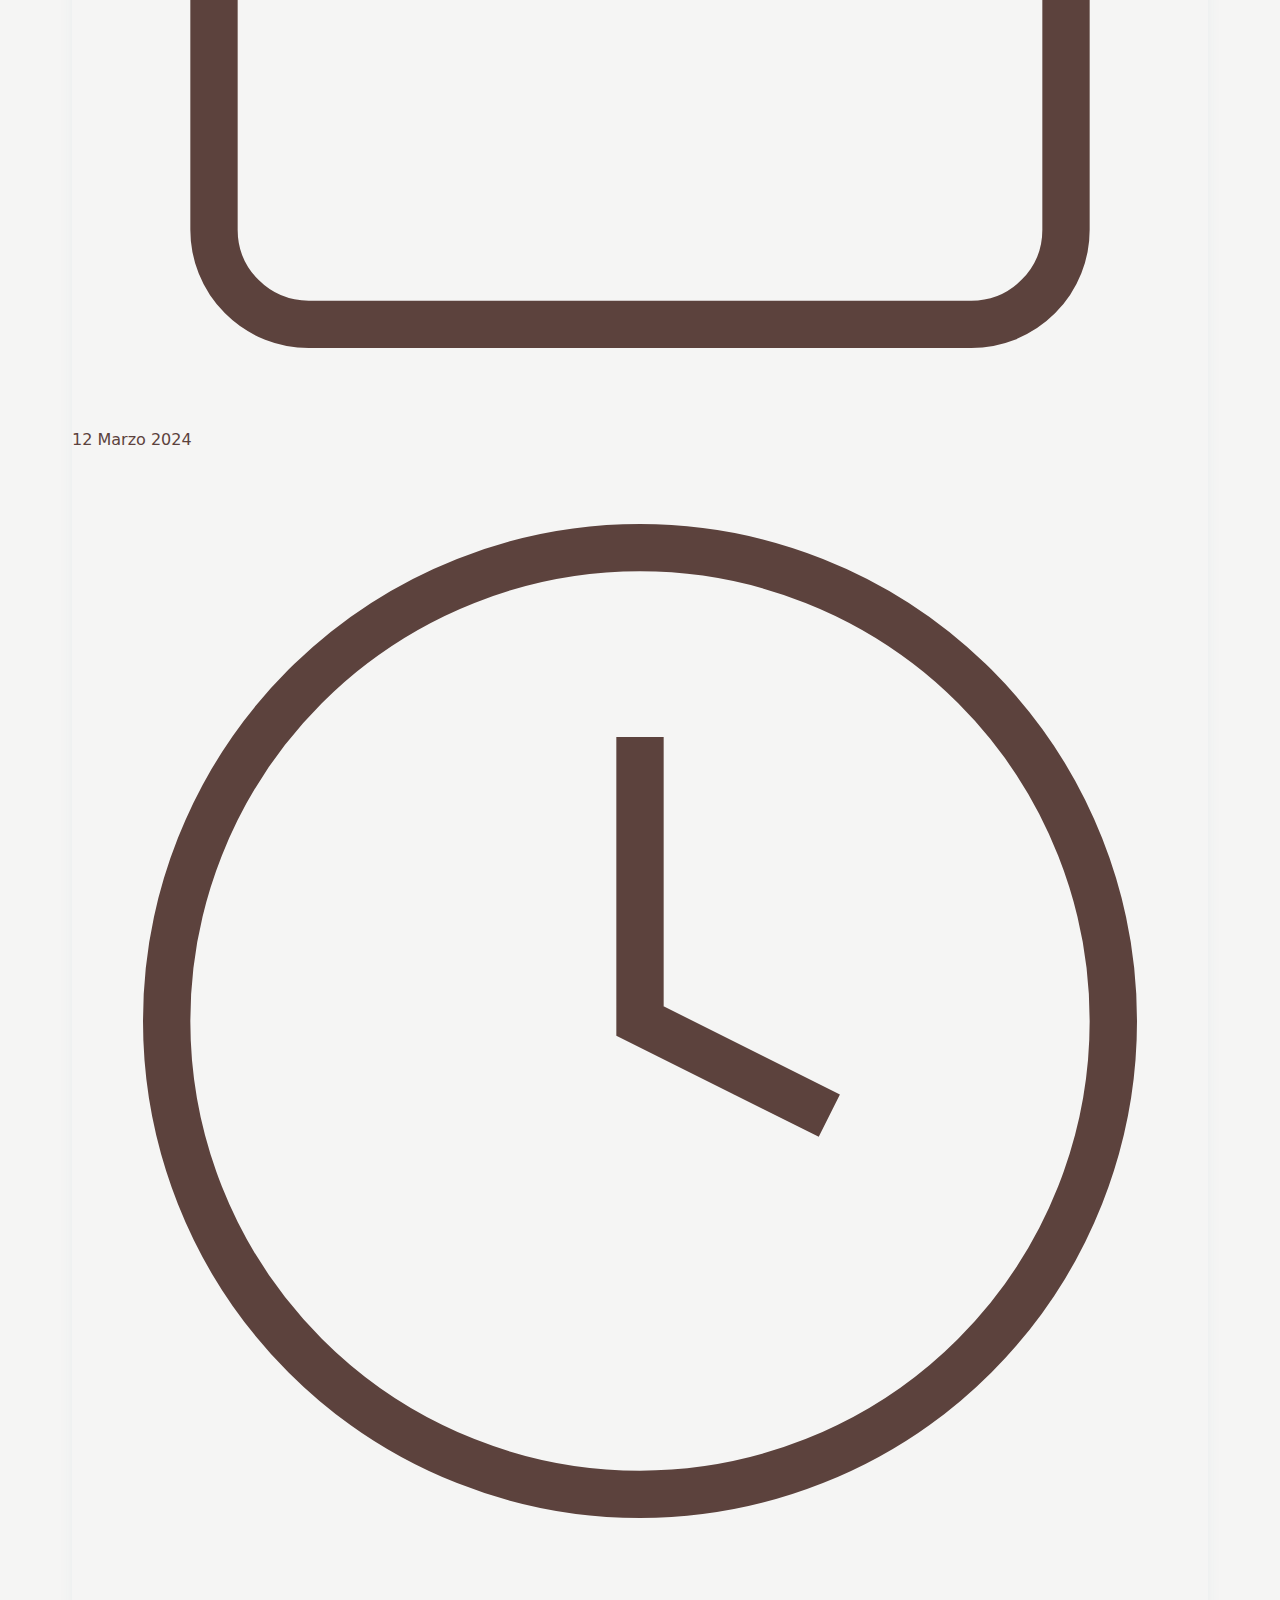
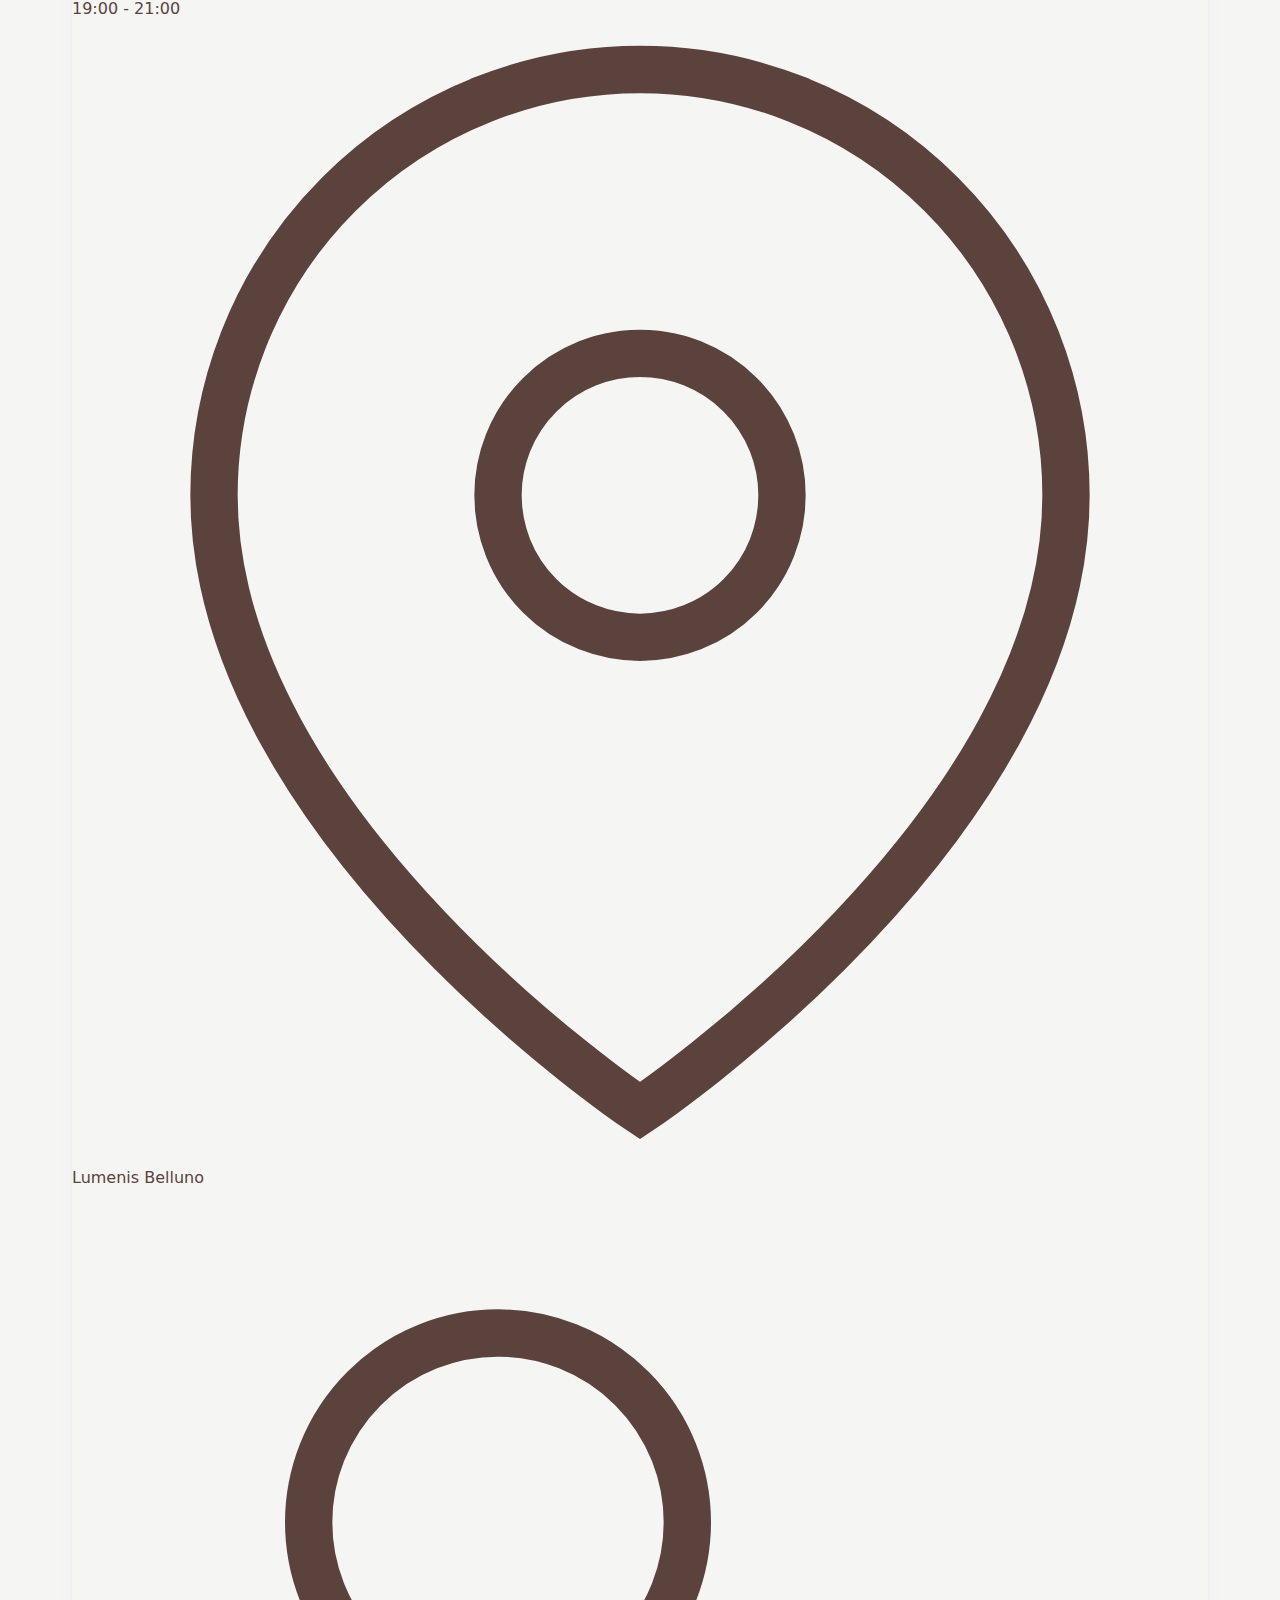
<file: site/seminari.html>
<!DOCTYPE html>
<html lang="it">
<head>
    <meta charset="UTF-8">
    <meta name="viewport" content="width=device-width, initial-scale=1.0">
    <title>Seminari e Workshop - Anabasi Lumenis</title>
    <meta name="description" content="Workshop, conferenze e seminari gratuiti aperti alla comunità per promuovere la consapevolezza e l'educazione al benessere a Belluno.">
    <link rel="stylesheet" href="assets/css/styles.css">
</head>
<body>
    <header class="header-fixed">
        <nav class="nav-container">
            <div class="nav-content">
                <div class="nav-logo">
                    <a href="index.html">
                        <h2>Anabasi</h2>
                    </a>
                </div>
                <div class="nav-desktop">
                    <a href="index.html" class="nav-link">Home</a>
                    <a href="chi-siamo.html" class="nav-link">Chi Siamo</a>
                    <a href="ayurveda.html" class="nav-link">Ayurveda</a>
                    <a href="yoga-meditazione.html" class="nav-link">Yoga e Meditazione</a>
                    <a href="medicina-funzionale.html" class="nav-link">Medicina Funzionale</a>
                    <a href="seminari.html" class="nav-link active">Seminari</a>
                    <a href="contatti.html" class="nav-link">Contatti</a>
                </div>
                <button class="nav-mobile-toggle" id="nav-toggle">
                    <span></span>
                    <span></span>
                    <span></span>
                </button>
            </div>
        </nav>
    </header>

    <main>
        <!-- Hero Section -->
        <section class="page-hero bg-beige">
            <div class="container">
                <div class="page-hero-content text-center">
                    <h1 class="text-title text-sage mb-6">Seminari e Workshop</h1>
                    <p class="text-body max-w-4xl">
                        Organizziamo regolarmente workshop, conferenze e seminari gratuiti aperti alla comunità per promuovere la consapevolezza e l'educazione al benessere. Ogni evento è un'opportunità per approfondire le discipline olistiche e condividere conoscenze preziose.
                    </p>
                </div>

                <div class="cards-grid">
                    <div class="card text-center">
                        <div class="card-icon-wrapper bg-sage">
                            <svg class="card-icon" viewBox="0 0 24 24" fill="none" stroke="currentColor">
                                <path d="M16 21v-2a4 4 0 0 0-4-4H6a4 4 0 0 0-4 4v2"/>
                                <circle cx="9" cy="7" r="4"/>
                                <path d="m22 21-3-3m0 0-3-3m3 3 3 3m-3-3 3-3"/>
                            </svg>
                        </div>
                        <h3 class="text-subtitle text-sage mb-2">Aperti a Tutti</h3>
                        <p class="text-muted">I nostri eventi sono pensati per accogliere sia principianti che praticanti esperti.</p>
                    </div>

                    <div class="card text-center">
                        <div class="card-icon-wrapper bg-gold">
                            <svg class="card-icon" viewBox="0 0 24 24" fill="none" stroke="currentColor">
                                <path d="M4 19.5v-15A2.5 2.5 0 0 1 6.5 2H20v20H6.5a2.5 2.5 0 0 1 0-5H20"/>
                            </svg>
                        </div>
                        <h3 class="text-subtitle text-sage mb-2">Educazione</h3>
                        <p class="text-muted">Focus sull'educazione e la condivisione di conoscenze pratiche e teoriche.</p>
                    </div>

                    <div class="card text-center">
                        <div class="card-icon-wrapper bg-blue">
                            <svg class="card-icon" viewBox="0 0 24 24" fill="none" stroke="currentColor">
                                <path d="m15 14 5-5-5-5"/>
                                <path d="M20 9H9.5A5.5 5.5 0 0 0 4 14.5v0A5.5 5.5 0 0 0 9.5 20H13"/>
                            </svg>
                        </div>
                        <h3 class="text-subtitle text-sage mb-2">Gratuiti</h3>
                        <p class="text-muted">Tutti i nostri eventi sono gratuiti, come contributo alla comunità locale.</p>
                    </div>
                </div>
            </div>
        </section>

        <!-- Event Types Section -->
        <section class="section-spacing">
            <div class="container">
                <div class="section-header">
                    <h2 class="section-title">Tipologie di eventi</h2>
                    <p class="section-description">
                        Offriamo diversi formati per soddisfare le varie esigenze di apprendimento e approfondimento delle discipline del benessere.
                    </p>
                </div>

                <div class="cards-grid">
                    <div class="card text-center">
                        <div class="card-icon-wrapper bg-sage">
                            <svg class="card-icon" viewBox="0 0 24 24" fill="none" stroke="currentColor">
                                <path d="M16 21v-2a4 4 0 0 0-4-4H6a4 4 0 0 0-4 4v2"/>
                                <circle cx="9" cy="7" r="4"/>
                                <path d="m22 21-3-3m0 0-3-3m3 3 3 3m-3-3 3-3"/>
                            </svg>
                        </div>
                        <h3 class="text-subtitle text-sage mb-2">Workshop Pratici</h3>
                        <p class="text-small text-gold mb-4">Frequenza: Mensili</p>
                        <p class="text-muted">Sessioni interattive dove sperimentare direttamente le tecniche di benessere con la guida dei nostri esperti.</p>
                    </div>

                    <div class="card text-center">
                        <div class="card-icon-wrapper bg-sage">
                            <svg class="card-icon" viewBox="0 0 24 24" fill="none" stroke="currentColor">
                                <path d="M4 19.5v-15A2.5 2.5 0 0 1 6.5 2H20v20H6.5a2.5 2.5 0 0 1 0-5H20"/>
                            </svg>
                        </div>
                        <h3 class="text-subtitle text-sage mb-2">Conferenze Informative</h3>
                        <p class="text-small text-gold mb-4">Frequenza: Bimestrali</p>
                        <p class="text-muted">Incontri educativi per approfondire aspetti teorici e scientifici delle discipline olistiche.</p>
                    </div>

                    <div class="card text-center">
                        <div class="card-icon-wrapper bg-sage">
                            <svg class="card-icon" viewBox="0 0 24 24" fill="none" stroke="currentColor">
                                <circle cx="12" cy="12" r="3"/>
                                <path d="M12 1v6m0 6v6"/>
                                <path d="m21 12-6 0m-6 0-6 0"/>
                            </svg>
                        </div>
                        <h3 class="text-subtitle text-sage mb-2">Seminari Tematici</h3>
                        <p class="text-small text-gold mb-4">Frequenza: Trimestrali</p>
                        <p class="text-muted">Approfondimenti su argomenti specifici del benessere, aperti sia a principianti che a praticanti esperti.</p>
                    </div>
                </div>
            </div>
        </section>

        <!-- Upcoming Events -->
        <section class="section-spacing bg-gradient">
            <div class="container">
                <div class="section-header">
                    <h2 class="section-title">Prossimi eventi</h2>
                    <p class="section-description">
                        Scopri i nostri prossimi appuntamenti e prenota il tuo posto per partecipare agli eventi gratuiti del centro.
                    </p>
                </div>

                <div class="space-y-6">
                    <!-- Event 1 -->
                    <div class="card hover-card">
                        <div class="event-card-grid">
                            <div class="event-icon-section">
                                <div class="card-icon-wrapper bg-sage">
                                    <svg class="card-icon" viewBox="0 0 24 24" fill="none" stroke="currentColor">
                                        <circle cx="12" cy="12" r="3"/>
                                        <path d="M12 1v6m0 6v6"/>
                                        <path d="m21 12-6 0m-6 0-6 0"/>
                                    </svg>
                                </div>
                                <span class="event-type-badge">Workshop</span>
                            </div>

                            <div class="event-content">
                                <h3 class="text-subtitle text-sage mb-3">Workshop di Mindfulness per la Gestione dello Stress</h3>
                                <p class="text-muted mb-4">Scopri tecniche pratiche di mindfulness per ridurre lo stress quotidiano e migliorare la qualità della vita.</p>
                                <p class="text-small text-sage">Condotto da: Eleonora Fossali</p>
                            </div>

                            <div class="event-details">
                                <div class="event-detail-item">
                                    <svg class="event-icon" viewBox="0 0 24 24" fill="none" stroke="currentColor">
                                        <rect x="3" y="4" width="18" height="18" rx="2" ry="2"/>
                                        <line x1="16" y1="2" x2="16" y2="6"/>
                                        <line x1="8" y1="2" x2="8" y2="6"/>
                                        <line x1="3" y1="10" x2="21" y2="10"/>
                                    </svg>
                                    <span>15 Febbraio 2024</span>
                                </div>
                                <div class="event-detail-item">
                                    <svg class="event-icon" viewBox="0 0 24 24" fill="none" stroke="currentColor">
                                        <circle cx="12" cy="12" r="10"/>
                                        <polyline points="12,6 12,12 16,14"/>
                                    </svg>
                                    <span>18:30 - 20:30</span>
                                </div>
                                <div class="event-detail-item">
                                    <svg class="event-icon" viewBox="0 0 24 24" fill="none" stroke="currentColor">
                                        <path d="M21 10c0 7-9 13-9 13s-9-6-9-13a9 9 0 0 1 18 0z"/>
                                        <circle cx="12" cy="10" r="3"/>
                                    </svg>
                                    <span>Lumenis Belluno</span>
                                </div>
                                <div class="event-detail-item">
                                    <svg class="event-icon" viewBox="0 0 24 24" fill="none" stroke="currentColor">
                                        <path d="M16 21v-2a4 4 0 0 0-4-4H6a4 4 0 0 0-4 4v2"/>
                                        <circle cx="9" cy="7" r="4"/>
                                        <path d="m22 21-3-3m0 0-3-3m3 3 3 3m-3-3 3-3"/>
                                    </svg>
                                    <span>Max 20 persone</span>
                                </div>
                                <div class="event-price">
                                    <span class="text-gold">Gratuito</span>
                                </div>
                            </div>
                        </div>
                    </div>

                    <!-- Event 2 -->
                    <div class="card hover-card">
                        <div class="event-card-grid">
                            <div class="event-icon-section">
                                <div class="card-icon-wrapper bg-sage">
                                    <svg class="card-icon" viewBox="0 0 24 24" fill="none" stroke="currentColor">
                                        <path d="M4 19.5v-15A2.5 2.5 0 0 1 6.5 2H20v20H6.5a2.5 2.5 0 0 1 0-5H20"/>
                                    </svg>
                                </div>
                                <span class="event-type-badge">Conferenza</span>
                            </div>

                            <div class="event-content">
                                <h3 class="text-subtitle text-sage mb-3">Conferenza: I Dosha nell'Ayurveda Moderna</h3>
                                <p class="text-muted mb-4">Una serata dedicata alla comprensione dei tre Dosha ayurvedici e del loro ruolo nella salute moderna.</p>
                                <p class="text-small text-sage">Condotto da: Michela De March</p>
                            </div>

                            <div class="event-details">
                                <div class="event-detail-item">
                                    <svg class="event-icon" viewBox="0 0 24 24" fill="none" stroke="currentColor">
                                        <rect x="3" y="4" width="18" height="18" rx="2" ry="2"/>
                                        <line x1="16" y1="2" x2="16" y2="6"/>
                                        <line x1="8" y1="2" x2="8" y2="6"/>
                                        <line x1="3" y1="10" x2="21" y2="10"/>
                                    </svg>
                                    <span>28 Febbraio 2024</span>
                                </div>
                                <div class="event-detail-item">
                                    <svg class="event-icon" viewBox="0 0 24 24" fill="none" stroke="currentColor">
                                        <circle cx="12" cy="12" r="10"/>
                                        <polyline points="12,6 12,12 16,14"/>
                                    </svg>
                                    <span>20:00 - 21:30</span>
                                </div>
                                <div class="event-detail-item">
                                    <svg class="event-icon" viewBox="0 0 24 24" fill="none" stroke="currentColor">
                                        <path d="M21 10c0 7-9 13-9 13s-9-6-9-13a9 9 0 0 1 18 0z"/>
                                        <circle cx="12" cy="10" r="3"/>
                                    </svg>
                                    <span>Lumenis Belluno</span>
                                </div>
                                <div class="event-detail-item">
                                    <svg class="event-icon" viewBox="0 0 24 24" fill="none" stroke="currentColor">
                                        <path d="M16 21v-2a4 4 0 0 0-4-4H6a4 4 0 0 0-4 4v2"/>
                                        <circle cx="9" cy="7" r="4"/>
                                        <path d="m22 21-3-3m0 0-3-3m3 3 3 3m-3-3 3-3"/>
                                    </svg>
                                    <span>Aperto a tutti</span>
                                </div>
                                <div class="event-price">
                                    <span class="text-gold">Gratuito</span>
                                </div>
                            </div>
                        </div>
                    </div>

                    <!-- Event 3 -->
                    <div class="card hover-card">
                        <div class="event-card-grid">
                            <div class="event-icon-section">
                                <div class="card-icon-wrapper bg-sage">
                                    <svg class="card-icon" viewBox="0 0 24 24" fill="none" stroke="currentColor">
                                        <path d="M16 21v-2a4 4 0 0 0-4-4H6a4 4 0 0 0-4 4v2"/>
                                        <circle cx="9" cy="7" r="4"/>
                                        <path d="m22 21-3-3m0 0-3-3m3 3 3 3m-3-3 3-3"/>
                                    </svg>
                                </div>
                                <span class="event-type-badge">Seminario</span>
                            </div>

                            <div class="event-content">
                                <h3 class="text-subtitle text-sage mb-3">Seminario: Alimentazione Consapevole e Nutrizione Naturale</h3>
                                <p class="text-muted mb-4">Impara i principi dell'alimentazione consapevole e scopri come la nutrizione può supportare il tuo benessere.</p>
                                <p class="text-small text-sage">Condotto da: Dott.ssa Monica De Pasqual</p>
                            </div>

                            <div class="event-details">
                                <div class="event-detail-item">
                                    <svg class="event-icon" viewBox="0 0 24 24" fill="none" stroke="currentColor">
                                        <rect x="3" y="4" width="18" height="18" rx="2" ry="2"/>
                                        <line x1="16" y1="2" x2="16" y2="6"/>
                                        <line x1="8" y1="2" x2="8" y2="6"/>
                                        <line x1="3" y1="10" x2="21" y2="10"/>
                                    </svg>
                                    <span>12 Marzo 2024</span>
                                </div>
                                <div class="event-detail-item">
                                    <svg class="event-icon" viewBox="0 0 24 24" fill="none" stroke="currentColor">
                                        <circle cx="12" cy="12" r="10"/>
                                        <polyline points="12,6 12,12 16,14"/>
                                    </svg>
                                    <span>19:00 - 21:00</span>
                                </div>
                                <div class="event-detail-item">
                                    <svg class="event-icon" viewBox="0 0 24 24" fill="none" stroke="currentColor">
                                        <path d="M21 10c0 7-9 13-9 13s-9-6-9-13a9 9 0 0 1 18 0z"/>
                                        <circle cx="12" cy="10" r="3"/>
                                    </svg>
                                    <span>Lumenis Belluno</span>
                                </div>
                                <div class="event-detail-item">
                                    <svg class="event-icon" viewBox="0 0 24 24" fill="none" stroke="currentColor">
                                        <path d="M16 21v-2a4 4 0 0 0-4-4H6a4 4 0 0 0-4 4v2"/>
                                        <circle cx="9" cy="7" r="4"/>
                                        <path d="m22 21-3-3m0 0-3-3m3 3 3 3m-3-3 3-3"/>
                                    </svg>
                                    <span>Max 25 persone</span>
                                </div>
                                <div class="event-price">
                                    <span class="text-gold">Gratuito</span>
                                </div>
                            </div>
                        </div>
                    </div>
                </div>
            </div>
        </section>

        <!-- Community Impact -->
        <section class="section-spacing">
            <div class="container max-w-4xl text-center">
                <h2 class="section-title">Il nostro impegno per la comunità</h2>
                <p class="text-body mb-8">
                    Crediamo che il benessere debba essere accessibile a tutti. Per questo organizziamo eventi gratuiti che permettono alla comunità di Belluno di avvicinarsi alle discipline olistiche e di apprendere strumenti pratici per migliorare la propria qualità di vita.
                </p>
                
                <div class="impact-grid mb-12">
                    <div class="impact-card bg-sage">
                        <h3 class="text-subtitle text-sage mb-3">Accessibilità</h3>
                        <p class="text-small text-muted">
                            Eventi gratuiti e aperti a tutti, senza prerequisiti o barriere economiche.
                        </p>
                    </div>
                    <div class="impact-card bg-gold">
                        <h3 class="text-subtitle text-sage mb-3">Educazione</h3>
                        <p class="text-small text-muted">
                            Condivisione di conoscenze pratiche e teoriche per promuovere stili di vita salutari.
                        </p>
                    </div>
                </div>

                <div class="cta-card">
                    <h3 class="text-title text-sage mb-4">Vuoi essere sempre aggiornato?</h3>
                    <p class="text-muted mb-6">
                        Iscriviti alla nostra newsletter o seguici sui social media per ricevere informazioni sui prossimi eventi e workshop.
                    </p>
                    <div class="cta-buttons">
                        <a href="contatti.html" class="btn btn-primary">
                            Contattaci per info
                            <svg class="btn-icon" viewBox="0 0 24 24" fill="none" stroke="currentColor">
                                <path d="m9 18 6-6-6-6"/>
                            </svg>
                        </a>
                    </div>
                </div>
            </div>
        </section>
    </main>

    <footer>
        <div class="footer-content">
            <div class="footer-section">
                <div class="footer-logo">
                    <h3>Anabasi</h3>
                    <p class="footer-description">
                        Un centro olistico dedicato al benessere integrale della persona attraverso l'integrazione di discipline orientali e occidentali.
                    </p>
                </div>
            </div>
            
            <div class="footer-section">
                <h4 class="footer-title">Servizi</h4>
                <ul class="footer-list">
                    <li><a href="ayurveda.html">Consulti Ayurvedici</a></li>
                    <li><a href="yoga-meditazione.html">Yoga e Meditazione</a></li>
                    <li><a href="medicina-funzionale.html">Medicina Funzionale</a></li>
                    <li><a href="seminari.html">Seminari e Workshop</a></li>
                </ul>
            </div>
            
            <div class="footer-section">
                <h4 class="footer-title">Il Centro</h4>
                <ul class="footer-list">
                    <li><a href="chi-siamo.html">Chi Siamo</a></li>
                    <li><a href="contatti.html">Contatti</a></li>
                </ul>
            </div>
            
            <div class="footer-section">
                <h4 class="footer-title">Contatti</h4>
                <div class="footer-contact">
                    <p>Via Brigata Alpina Julia, 5</p>
                    <p>32100 Belluno (BL)</p>
                    <p>Tel: +39 327 123 4567</p>
                    <p>Email: info@anabasilumenis.it</p>
                </div>
                
                <div class="social-links">
                    <a href="#" class="social-link">
                        <svg viewBox="0 0 24 24" fill="currentColor">
                            <path d="M24 4.557c-.883.392-1.832.656-2.828.775 1.017-.609 1.798-1.574 2.165-2.724-.951.564-2.005.974-3.127 1.195-.897-.957-2.178-1.555-3.594-1.555-3.179 0-5.515 2.966-4.797 6.045-4.091-.205-7.719-2.165-10.148-5.144-1.29 2.213-.669 5.108 1.523 6.574-.806-.026-1.566-.247-2.229-.616-.054 2.281 1.581 4.415 3.949 4.89-.693.188-1.452.232-2.224.084.626 1.956 2.444 3.379 4.6 3.419-2.07 1.623-4.678 2.348-7.29 2.04 2.179 1.397 4.768 2.212 7.548 2.212 9.142 0 14.307-7.721 13.995-14.646.962-.695 1.797-1.562 2.457-2.549z"/>
                        </svg>
                    </a>
                    <a href="#" class="social-link">
                        <svg viewBox="0 0 24 24" fill="currentColor">
                            <path d="M22.46 6c-.77.35-1.6.58-2.46.69.88-.53 1.56-1.37 1.88-2.38-.83.5-1.75.85-2.72 1.05C18.37 4.5 17.26 4 16 4c-2.35 0-4.27 1.92-4.27 4.29 0 .34.04.67.11.98C8.28 9.09 5.11 7.38 3 4.79c-.37.63-.58 1.37-.58 2.15 0 1.49.75 2.81 1.91 3.56-.71 0-1.37-.2-1.95-.5v.03c0 2.08 1.48 3.82 3.44 4.21a4.22 4.22 0 0 1-1.93.07 4.28 4.28 0 0 0 4 2.98 8.521 8.521 0 0 1-5.33 1.84c-.34 0-.68-.02-1.02-.06C3.44 20.29 5.7 21 8.12 21 16 21 20.33 14.46 20.33 8.79c0-.19 0-.37-.01-.56.84-.6 1.56-1.36 2.14-2.23z"/>
                        </svg>
                    </a>
                </div>
            </div>
        </div>
        
        <div class="footer-bottom">
            <p>&copy; 2024 Anabasi Lumenis. Tutti i diritti riservati.</p>
        </div>
    </footer>

    <script src="assets/js/main.js"></script>
</body>
</html>
</file>
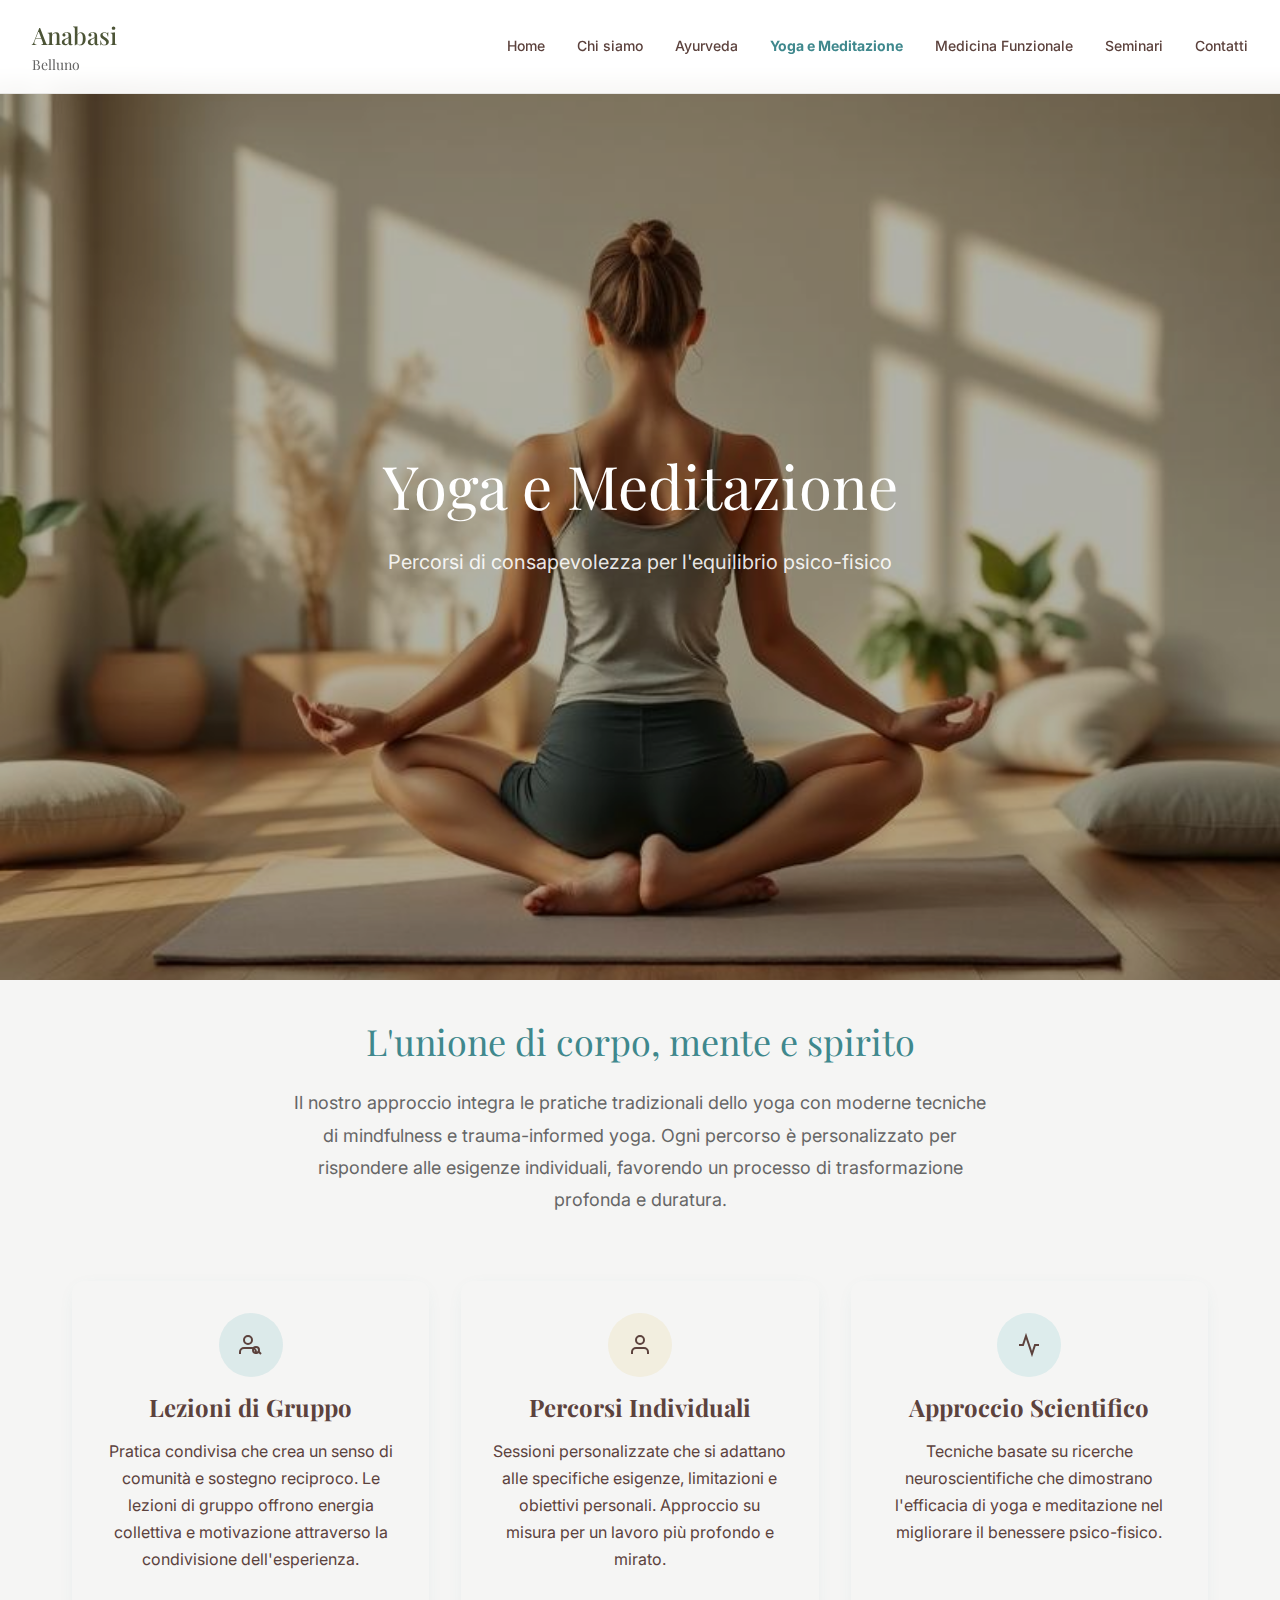
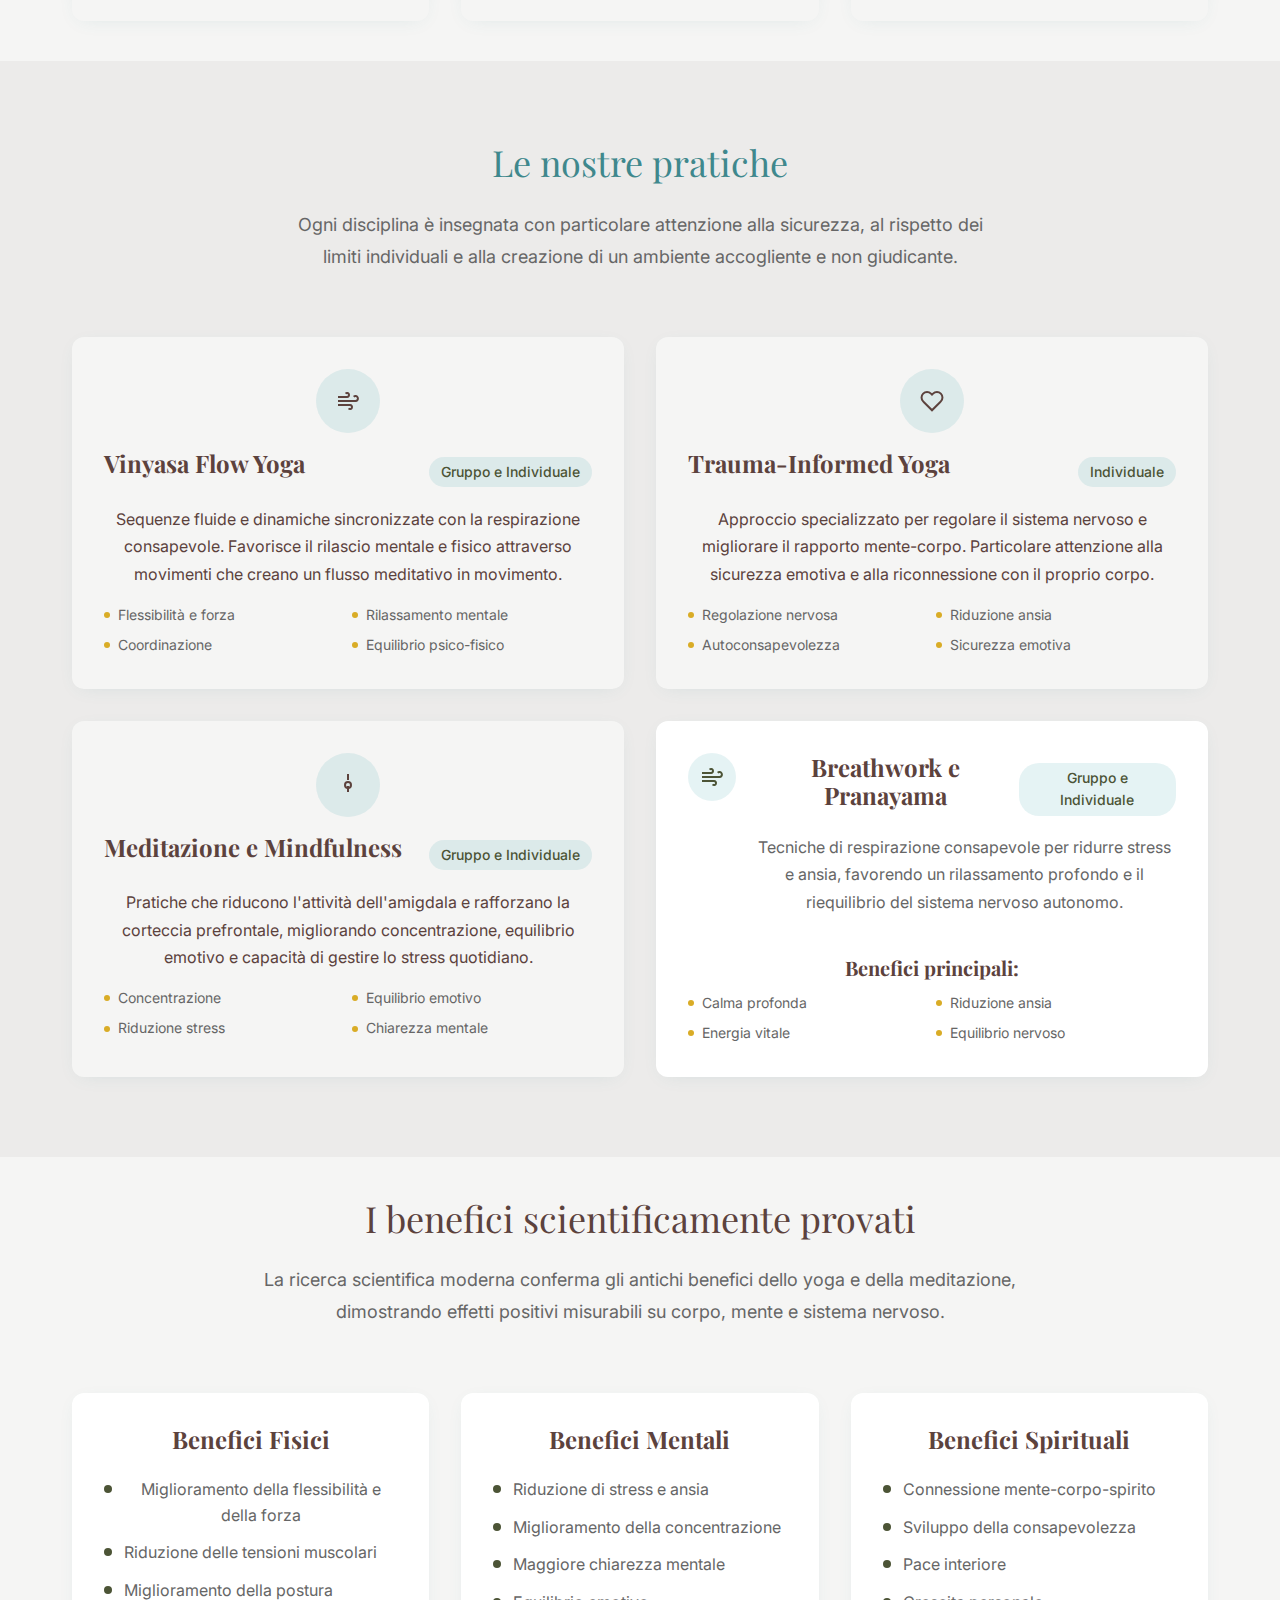
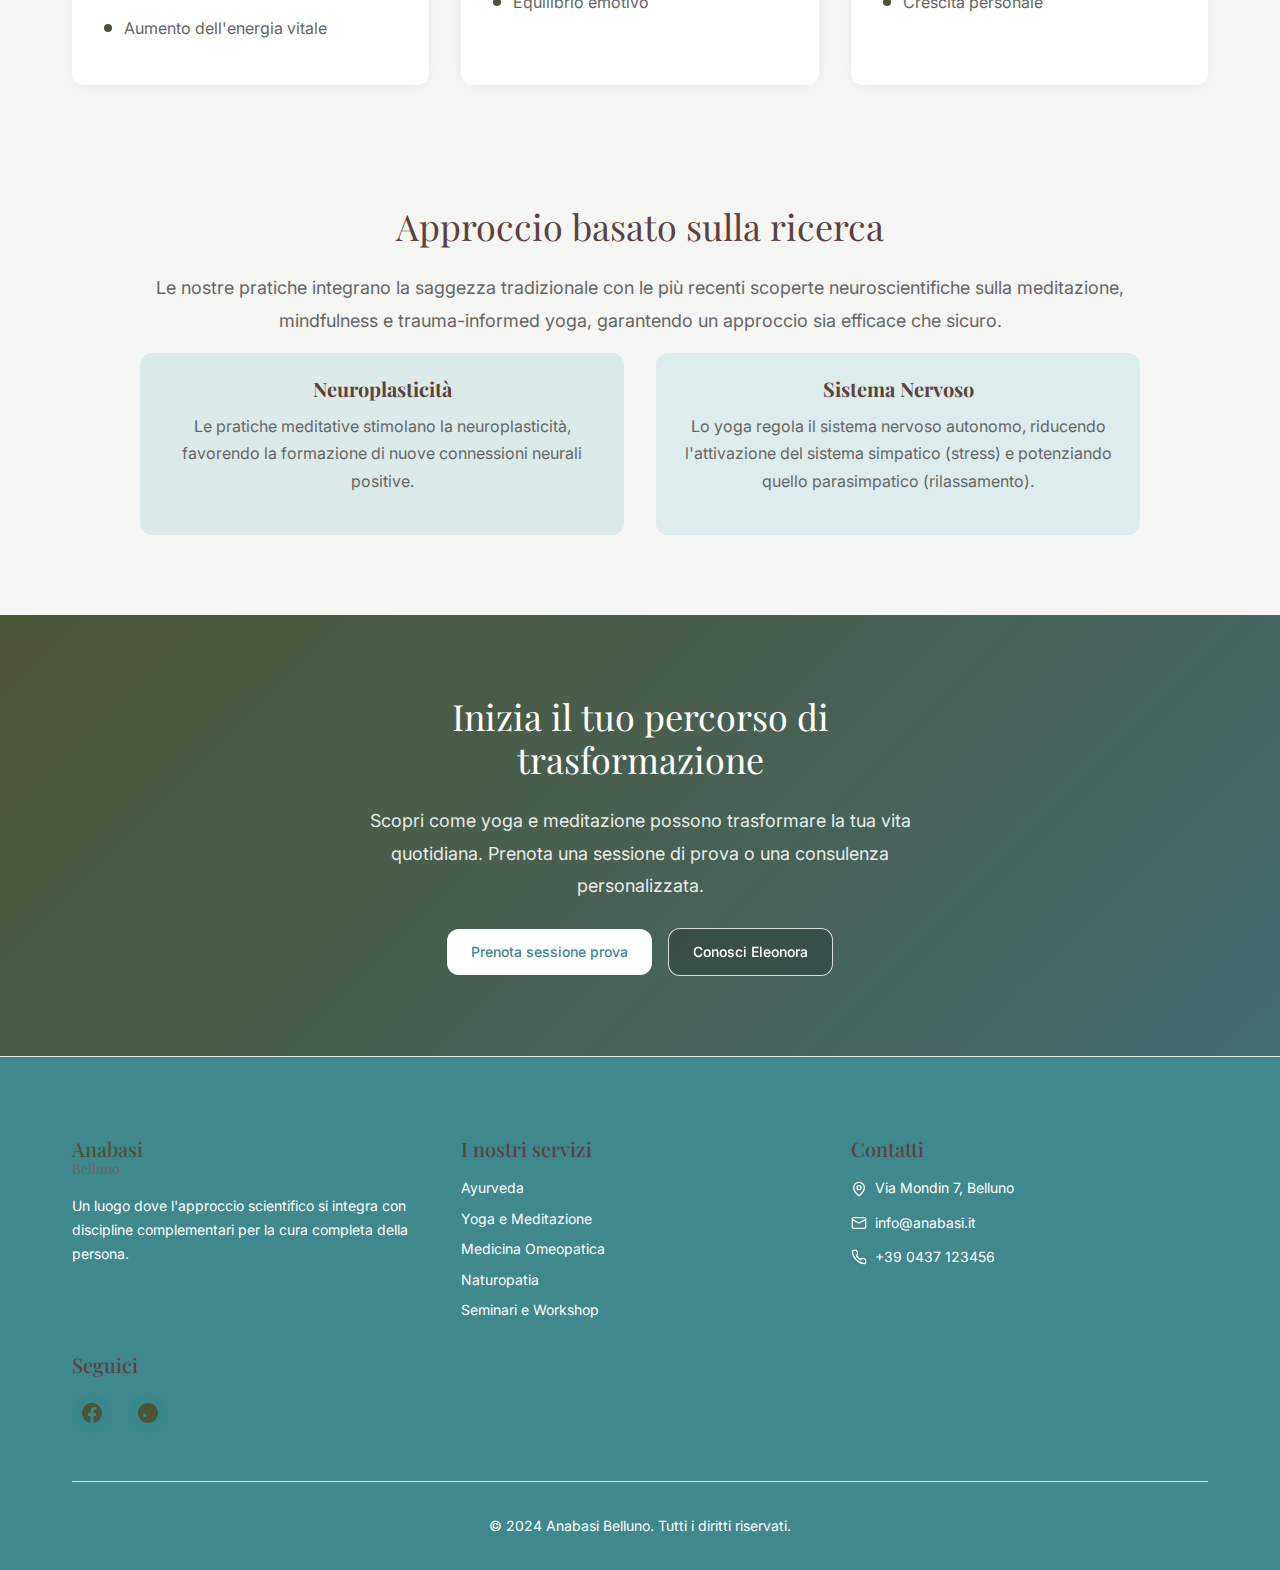
<file: site/yoga-meditazione.html>
<!DOCTYPE html>
<html lang="it">
<head>
    <meta charset="UTF-8">
    <meta name="viewport" content="width=device-width, initial-scale=1.0">
    <title>Yoga e Meditazione - Anabasi Centro Benessere Belluno</title>
    <meta name="description" content="Lezioni di Yoga, Meditazione e Mindfulness a Belluno. Vinyasa Flow, Trauma-Informed Yoga e pratiche di respirazione consapevole per il benessere psico-fisico.">
    
    <!-- Open Graph / Facebook -->
    <meta property="og:type" content="website">
    <meta property="og:url" content="https://yourdomain.com/yoga-meditazione.html">
    <meta property="og:title" content="Yoga e Meditazione - Anabasi Centro Benessere Belluno">
    <meta property="og:description" content="Percorsi di yoga e meditazione per l'equilibrio psico-fisico con Eleonora Fossali a Belluno.">
    
    <!-- Fonts -->
    <link rel="preconnect" href="https://fonts.googleapis.com">
    <link rel="preconnect" href="https://fonts.gstatic.com" crossorigin>
    <link href="https://fonts.googleapis.com/css2?family=Inter:wght@300;400;500;600&family=Playfair+Display:wght@300;400;500;600;700&display=swap" rel="stylesheet">
    
    <!-- Main Stylesheet -->
    <link rel="stylesheet" href="assets/css/styles.css">
    
    <!-- Canonical URL -->
    <link rel="canonical" href="https://yourdomain.com/yoga-meditazione.html">
</head>
<body>
      <!-- Header -->
    <header class="header-fixed">
        <nav class="nav-container">
            <div class="nav-content">
                <a href="index.html" class="nav-logo">
                    <span class="logo-text">Anabasi</span>
                    <span class="logo-subtitle">Belluno</span>
                </a>

                <!-- Desktop Navigation -->
                <div class="nav-desktop">
                    <a href="index.html" class="nav-link active">Home</a>
                    <a href="chi-siamo.html" class="nav-link">Chi siamo</a>
                    <a href="ayurveda.html" class="nav-link">Ayurveda</a>
                    <a href="yoga-meditazione.html" class="nav-link">Yoga e Meditazione</a>
                    <a href="#" class="nav-link">Medicina Funzionale</a>
                    <a href="#" class="nav-link">Seminari</a>
                    <a href="contatti.html" class="nav-link">Contatti</a>
                </div>

                <!-- Mobile menu button -->
                <button class="nav-mobile-toggle" aria-label="Toggle menu">
                    <span class="hamburger-line"></span>
                    <span class="hamburger-line"></span>
                    <span class="hamburger-line"></span>
                </button>
            </div>

            <!-- Mobile Navigation -->
            <div class="nav-mobile">
                <div class="nav-mobile-content">
                    <a href="index.html" class="nav-mobile-link">Home</a>
                    <a href="chi-siamo.html" class="nav-mobile-link">Chi siamo</a>
                    <a href="yoga-meditazione.html" class="nav-mobile-link">Yoga e Meditazione</a>
                    <a href="ayurveda.html" class="nav-mobile-link">Ayurveda</a>
                    <a href="#" class="nav-mobile-link">Medicina Funzionale</a>
                    <a href="#" class="nav-mobile-link">Seminari</a>
                    <a href="contatti.html" class="nav-mobile-link">Contatti</a>
                </div>
            </div>
        </nav>
    </header>

    <!-- Main Content -->
    <main>
        <!-- Hero Section -->
        <section class="hero-section">
            <div class="hero-background">
                <img src="assets/images/yoga-meditation.jpg" alt="Yoga e Meditazione" class="hero-image">
                <div class="hero-overlay"></div>
            </div>
            
            <div class="hero-content">
                <h1 class="hero-title">Yoga e Meditazione</h1>
                <p class="hero-subtitle">Percorsi di consapevolezza per l'equilibrio psico-fisico</p>
            </div>
        </section>

        <!-- Introduction -->
        <section class="mission-section">
            <div class="container">
                <div class="section-header">
                    <h2 class="section-title">L'unione di corpo, mente e spirito</h2>
                    <p class="section-description">
                        Il nostro approccio integra le pratiche tradizionali dello yoga con moderne tecniche di mindfulness e trauma-informed yoga. Ogni percorso è personalizzato per rispondere alle esigenze individuali, favorendo un processo di trasformazione profonda e duratura.
                    </p>
                </div>

                <div class="cards-grid-treat">
                    <div class="card">
                        <div class="card-content">
                            <div class="card-icon-wrapper card-icon-sage">
                                <svg width="24" height="24" viewBox="0 0 24 24" fill="none" stroke="currentColor" stroke-width="2">
                                    <path d="M17 21v-2a4 4 0 0 0-4-4H5a4 4 0 0 0-4 4v2"/>
                                    <circle cx="9" cy="7" r="4"/>
                                    <path d="m22 21-3-3"/>
                                    <circle cx="17" cy="17" r="3"/>
                                </svg>
                            </div>
                            <h3>Lezioni di Gruppo</h3>
                            <p>
                                Pratica condivisa che crea un senso di comunità e sostegno reciproco. Le lezioni di gruppo offrono energia collettiva e motivazione attraverso la condivisione dell'esperienza.
                            </p>
                        </div>
                    </div>

                    <div class="card">
                        <div class="card-content">
                            <div class="card-icon-wrapper card-icon-gold">
                                <svg width="24" height="24" viewBox="0 0 24 24" fill="none" stroke="currentColor" stroke-width="2">
                                    <path d="M20 21v-2a4 4 0 0 0-4-4H8a4 4 0 0 0-4 4v2"/>
                                    <circle cx="12" cy="7" r="4"/>
                                </svg>
                            </div>
                            <h3>Percorsi Individuali</h3>
                            <p>
                                Sessioni personalizzate che si adattano alle specifiche esigenze, limitazioni e obiettivi personali. Approccio su misura per un lavoro più profondo e mirato.
                            </p>
                        </div>
                    </div>

                    <div class="card">
                        <div class="card-content">
                            <div class="card-icon-wrapper card-icon-blue">
                                <svg width="24" height="24" viewBox="0 0 24 24" fill="none" stroke="currentColor" stroke-width="2">
                                    <path d="M22 12h-4l-3 9L9 3l-3 9H2"/>
                                </svg>
                            </div>
                            <h3>Approccio Scientifico</h3>
                            <p>
                                Tecniche basate su ricerche neuroscientifiche che dimostrano l'efficacia di yoga e meditazione nel migliorare il benessere psico-fisico.
                            </p>
                        </div>
                    </div>
                </div>
            </div>
        </section>

        <!-- Practices Section -->
        <section class="services-section">
            <div class="container">
                <div class="section-header">
                    <h2 class="section-title">Le nostre pratiche</h2>
                    <p class="section-description">
                        Ogni disciplina è insegnata con particolare attenzione alla sicurezza, al rispetto dei limiti individuali e alla creazione di un ambiente accogliente e non giudicante.
                    </p>
                </div>

                <div class="cards-grid-teach">
                    <!-- Practice 1 -->
                    <div class="card">
                        <div class="card-content">
                            <div class="card-icon-wrapper card-icon-sage">
                                <svg width="24" height="24" viewBox="0 0 24 24" fill="none" stroke="currentColor" stroke-width="2">
                                    <path d="M17.7 7.7a2.5 2.5 0 1 1 1.8 4.3H2"/>
                                    <path d="M9.6 4.6A2 2 0 1 1 11 8H2"/>
                                    <path d="M12.6 19.4A2 2 0 1 0 14 16H2"/>
                                </svg>
                            </div>
                            <div>
                                <div style="display: flex; justify-content: space-between; align-items: center; margin-bottom: 12px;">
                                    <h3>Vinyasa Flow Yoga</h3>
                                    <span class="practice-type">Gruppo e Individuale</span>
                                </div>
                                <p style="margin-bottom: 16px;">
                                    Sequenze fluide e dinamiche sincronizzate con la respirazione consapevole. Favorisce il rilascio mentale e fisico attraverso movimenti che creano un flusso meditativo in movimento.
                                </p>
                                <div class="benefits-grid">
                                    <div class="benefit-item">
                                        <div class="benefit-dot"></div>
                                        <span class="benefit-text">Flessibilità e forza</span>
                                    </div>
                                    <div class="benefit-item">
                                        <div class="benefit-dot"></div>
                                        <span class="benefit-text">Rilassamento mentale</span>
                                    </div>
                                    <div class="benefit-item">
                                        <div class="benefit-dot"></div>
                                        <span class="benefit-text">Coordinazione</span>
                                    </div>
                                    <div class="benefit-item">
                                        <div class="benefit-dot"></div>
                                        <span class="benefit-text">Equilibrio psico-fisico</span>
                                    </div>
                                </div>
                            </div>
                        </div>
                    </div>

                    <!-- Practice 2 -->
                    <div class="card">
                        <div class="card-content">
                            <div class="card-icon-wrapper card-icon-sage">
                                <svg width="24" height="24" viewBox="0 0 24 24" fill="none" stroke="currentColor" stroke-width="2">
                                    <path d="M20.84 4.61a5.5 5.5 0 0 0-7.78 0L12 5.67l-1.06-1.06a5.5 5.5 0 0 0-7.78 7.78l1.06 1.06L12 21.23l7.78-7.78 1.06-1.06a5.5 5.5 0 0 0 0-7.78z"/>
                                </svg>
                            </div>
                            <div>
                                <div style="display: flex; justify-content: space-between; align-items: center; margin-bottom: 12px;">
                                    <h3>Trauma-Informed Yoga</h3>
                                    <span class="practice-type">Individuale</span>
                                </div>
                                <p style="margin-bottom: 16px;">
                                    Approccio specializzato per regolare il sistema nervoso e migliorare il rapporto mente-corpo. Particolare attenzione alla sicurezza emotiva e alla riconnessione con il proprio corpo.
                                </p>
                                <div class="benefits-grid">
                                    <div class="benefit-item">
                                        <div class="benefit-dot"></div>
                                        <span class="benefit-text">Regolazione nervosa</span>
                                    </div>
                                    <div class="benefit-item">
                                        <div class="benefit-dot"></div>
                                        <span class="benefit-text">Riduzione ansia</span>
                                    </div>
                                    <div class="benefit-item">
                                        <div class="benefit-dot"></div>
                                        <span class="benefit-text">Autoconsapevolezza</span>
                                    </div>
                                    <div class="benefit-item">
                                        <div class="benefit-dot"></div>
                                        <span class="benefit-text">Sicurezza emotiva</span>
                                    </div>
                                </div>
                            </div>
                        </div>
                    </div>

                    <!-- Practice 3 -->
                    <div class="card">
                        <div class="card-content">
                            <div class="card-icon-wrapper card-icon-sage">
                                <svg width="24" height="24" viewBox="0 0 24 24" fill="none" stroke="currentColor" stroke-width="2">
                                    <circle cx="12" cy="12" r="3"/>
                                    <path d="M12 1v6m0 6v6"/>
                                </svg>
                            </div>
                            <div>
                                <div style="display: flex; justify-content: space-between; align-items: center; margin-bottom: 12px;">
                                    <h3>Meditazione e Mindfulness</h3>
                                    <span class="practice-type">Gruppo e Individuale</span>
                                </div>
                                <p style="margin-bottom: 16px;">
                                    Pratiche che riducono l'attività dell'amigdala e rafforzano la corteccia prefrontale, migliorando concentrazione, equilibrio emotivo e capacità di gestire lo stress quotidiano.
                                </p>
                                <div class="benefits-grid">
                                    <div class="benefit-item">
                                        <div class="benefit-dot"></div>
                                        <span class="benefit-text">Concentrazione</span>
                                    </div>
                                    <div class="benefit-item">
                                        <div class="benefit-dot"></div>
                                        <span class="benefit-text">Equilibrio emotivo</span>
                                    </div>
                                    <div class="benefit-item">
                                        <div class="benefit-dot"></div>
                                        <span class="benefit-text">Riduzione stress</span>
                                    </div>
                                    <div class="benefit-item">
                                        <div class="benefit-dot"></div>
                                        <span class="benefit-text">Chiarezza mentale</span>
                                    </div>
                                </div>
                            </div>
                        </div>
                    </div>
                     <!-- Practice 4 -->
                        <div class="card bg-white hover-card">
                            <div class="card-content p-8">
                                <div class="practice-header mb-6">
                                    <div class="icon-wrapper bg-sage-light">
                                        <svg class="icon-medium text-sage" viewBox="0 0 24 24" fill="none" stroke="currentColor" stroke-width="2">
                                            <path d="M17.7 7.7a2.5 2.5 0 1 1 1.8 4.3H2"/>
                                            <path d="M9.6 4.6A2 2 0 1 1 11 8H2"/>
                                            <path d="M12.6 19.4A2 2 0 1 0 14 16H2"/>
                                        </svg>
                                    </div>
                                    <div class="practice-info">
                                        <div class="practice-title-row">
                                            <h3 class="font-serif text-xl font-medium text-earth">
                                                Breathwork e Pranayama
                                            </h3>
                                            <span class="practice-type">
                                                Gruppo e Individuale
                                            </span>
                                        </div>
                                        <p class="text-muted leading-relaxed mb-4">
                                            Tecniche di respirazione consapevole per ridurre stress e ansia, favorendo un rilassamento profondo e il riequilibrio del sistema nervoso autonomo.
                                        </p>
                                    </div>
                                </div>

                                <div>
                                    <h4 class="font-medium text-sm text-earth mb-3">Benefici principali:</h4>
                                    <div class="benefits-grid">
                                        <div class="benefit-item">
                                            <div class="benefit-dot"></div>
                                            <span class="benefit-text">Calma profonda</span>
                                        </div>
                                        <div class="benefit-item">
                                            <div class="benefit-dot"></div>
                                            <span class="benefit-text">Riduzione ansia</span>
                                        </div>
                                        <div class="benefit-item">
                                            <div class="benefit-dot"></div>
                                            <span class="benefit-text">Energia vitale</span>
                                        </div>
                                        <div class="benefit-item">
                                            <div class="benefit-dot"></div>
                                            <span class="benefit-text">Equilibrio nervoso</span>
                                        </div>
                                    </div>
                                </div>
                            </div>
                        </div>
                </div>
            </div>
        </section>


        <!-- Benefits Section -->
        <section class="mission-section">
            <div class="container">
                <div class="max-w-6xl">
                    <div class="text-center mb-16">
                        <h2 class="text-title font-serif text-earth mb-6">
                            I benefici scientificamente provati
                        </h2>
                        <p class="text-body max-w-3xl">
                            La ricerca scientifica moderna conferma gli antichi benefici dello yoga e della meditazione, dimostrando effetti positivi misurabili su corpo, mente e sistema nervoso.
                        </p>
                    </div>

                    <div class="cards-grid-treat">
                        <!-- Physical Benefits -->
                        <div class="card bg-white">
                            <div class="card-content p-8">
                                <h3 class="font-serif text-xl font-medium mb-6 text-center text-earth">
                                    Benefici Fisici
                                </h3>
                                <ul class="benefits-list">
                                    <li class="benefit-list-item">
                                        <div class="benefit-bullet"></div>
                                        <span class="text-muted leading-relaxed">Miglioramento della flessibilità e della forza</span>
                                    </li>
                                    <li class="benefit-list-item">
                                        <div class="benefit-bullet"></div>
                                        <span class="text-muted leading-relaxed">Riduzione delle tensioni muscolari</span>
                                    </li>
                                    <li class="benefit-list-item">
                                        <div class="benefit-bullet"></div>
                                        <span class="text-muted leading-relaxed">Miglioramento della postura</span>
                                    </li>
                                    <li class="benefit-list-item">
                                        <div class="benefit-bullet"></div>
                                        <span class="text-muted leading-relaxed">Aumento dell'energia vitale</span>
                                    </li>
                                </ul>
                            </div>
                        </div>

                        <!-- Mental Benefits -->
                        <div class="card bg-white">
                            <div class="card-content p-8">
                                <h3 class="font-serif text-xl font-medium mb-6 text-center text-earth">
                                    Benefici Mentali
                                </h3>
                                <ul class="benefits-list">
                                    <li class="benefit-list-item">
                                        <div class="benefit-bullet"></div>
                                        <span class="text-muted leading-relaxed">Riduzione di stress e ansia</span>
                                    </li>
                                    <li class="benefit-list-item">
                                        <div class="benefit-bullet"></div>
                                        <span class="text-muted leading-relaxed">Miglioramento della concentrazione</span>
                                    </li>
                                    <li class="benefit-list-item">
                                        <div class="benefit-bullet"></div>
                                        <span class="text-muted leading-relaxed">Maggiore chiarezza mentale</span>
                                    </li>
                                    <li class="benefit-list-item">
                                        <div class="benefit-bullet"></div>
                                        <span class="text-muted leading-relaxed">Equilibrio emotivo</span>
                                    </li>
                                </ul>
                            </div>
                        </div>

                        <!-- Spiritual Benefits -->
                        <div class="card bg-white">
                            <div class="card-content p-8">
                                <h3 class="font-serif text-xl font-medium mb-6 text-center text-earth">
                                    Benefici Spirituali
                                </h3>
                                <ul class="benefits-list">
                                    <li class="benefit-list-item">
                                        <div class="benefit-bullet"></div>
                                        <span class="text-muted leading-relaxed">Connessione mente-corpo-spirito</span>
                                    </li>
                                    <li class="benefit-list-item">
                                        <div class="benefit-bullet"></div>
                                        <span class="text-muted leading-relaxed">Sviluppo della consapevolezza</span>
                                    </li>
                                    <li class="benefit-list-item">
                                        <div class="benefit-bullet"></div>
                                        <span class="text-muted leading-relaxed">Pace interiore</span>
                                    </li>
                                    <li class="benefit-list-item">
                                        <div class="benefit-bullet"></div>
                                        <span class="text-muted leading-relaxed">Crescita personale</span>
                                    </li>
                                </ul>
                            </div>
                        </div>
                    </div>
                </div>
            </div>
        </section>

        <!-- Scientific Approach Section -->
        <section class="section-spacing bg-gradient">
            <div class="section-padding">
                <div class="max-w-4xl text-center">
                    <h2 class="text-title font-serif text-earth mb-6">
                        Approccio basato sulla ricerca
                    </h2>
                    <p class="text-body mb-8">
                        Le nostre pratiche integrano la saggezza tradizionale con le più recenti scoperte neuroscientifiche sulla meditazione, mindfulness e trauma-informed yoga, garantendo un approccio sia efficace che sicuro.
                    </p>
                    
                    <div class="cards-grid-teach">
                        <div class="scientific-point bg-sage-light">
                            <h4 class="font-serif text-lg font-medium mb-3 text-earth">Neuroplasticità</h4>
                            <p class="text-sm text-muted">
                                Le pratiche meditative stimolano la neuroplasticità, favorendo la formazione di nuove connessioni neurali positive.
                            </p>
                        </div>
                        <div class="scientific-point bg-blue-light">
                            <h4 class="font-serif text-lg font-medium mb-3 text-earth">Sistema Nervoso</h4>
                            <p class="text-sm text-muted">
                                Lo yoga regola il sistema nervoso autonomo, riducendo l'attivazione del sistema simpatico (stress) e potenziando quello parasimpatico (rilassamento).
                            </p>
                        </div>
                    </div>
                </div>
            </div>
        </section>

        <!-- CTA Section -->
        <section class="team-cta-section">
            <div class="container">
                <div class="team-cta-content">
                    <h2 class="section-title">Inizia il tuo percorso di trasformazione</h2>
                    <p class="section-description">
                        Scopri come yoga e meditazione possono trasformare la tua vita quotidiana. Prenota una sessione di prova o una consulenza personalizzata.
                    </p>
                    <br>
                    <div class="hero-buttons">
                        <a href="contatti.html" class="btn btn-secondary">Prenota sessione prova</a>
                        <a href="chi-siamo.html" class="btn btn-outline">Conosci Eleonora</a>
                    </div>
                </div>
            </div>
        </section>
    </main>

       <!-- Footer -->
    <footer class="footer">
        <div class="container">
            <div class="footer-content">
                <!-- Logo e descrizione -->
                <div class="footer-section">
                    <h3 class="footer-logo">
                        <span class="logo-text">Anabasi</span>
                        <span class="logo-subtitle">Belluno</span>
                    </h3>
                    <p class="footer-description">
                        Un luogo dove l'approccio scientifico si integra con discipline complementari per la cura completa della persona.
                    </p>
                </div>

                <!-- Servizi -->
                <div class="footer-section">
                    <h4 class="footer-title">I nostri servizi</h4>
                    <ul class="footer-list">
                        <li>Ayurveda</li>
                        <li>Yoga e Meditazione</li>
                        <li>Medicina Omeopatica</li>
                        <li>Naturopatia</li>
                        <li>Seminari e Workshop</li>
                    </ul>
                </div>

                <!-- Contatti -->
                <div class="footer-section">
                    <h4 class="footer-title">Contatti</h4>
                    <div class="footer-contact">
                        <div class="contact-item">
                            <svg class="contact-icon" viewBox="0 0 24 24" fill="none" stroke="currentColor" stroke-width="2">
                                <path d="M20 10c0 6-8 12-8 12s-8-6-8-12a8 8 0 0 1 16 0Z"></path>
                                <circle cx="12" cy="10" r="3"></circle>
                            </svg>
                            <span>Via Mondin 7, Belluno</span>
                        </div>
                        <div class="contact-item">
                            <svg class="contact-icon" viewBox="0 0 24 24" fill="none" stroke="currentColor" stroke-width="2">
                                <rect width="20" height="16" x="2" y="4" rx="2"></rect>
                                <path d="m22 7-10 5L2 7"></path>
                            </svg>
                            <span>info@anabasi.it</span>
                        </div>
                        <div class="contact-item">
                            <svg class="contact-icon" viewBox="0 0 24 24" fill="none" stroke="currentColor" stroke-width="2">
                                <path d="M22 16.92v3a2 2 0 0 1-2.18 2 19.79 19.79 0 0 1-8.63-3.07 19.5 19.5 0 0 1-6-6 19.79 19.79 0 0 1-3.07-8.67A2 2 0 0 1 4.11 2h3a2 2 0 0 1 2 1.72 12.84 12.84 0 0 0 .7 2.81 2 2 0 0 1-.45 2.11L8.09 9.91a16 16 0 0 0 6 6l1.27-1.27a2 2 0 0 1 2.11-.45 12.84 12.84 0 0 0 2.81.7A2 2 0 0 1 22 16.92z"></path>
                            </svg>
                            <span>+39 0437 123456</span>
                        </div>
                    </div>
                </div>

                <!-- Social Media -->
                <div class="footer-section">
                    <h4 class="footer-title">Seguici</h4>
                    <div class="social-links">
                        <a href="#" class="social-link" aria-label="Facebook">
                            <svg viewBox="0 0 24 24" fill="currentColor">
                                <path d="M24 12.073c0-6.627-5.373-12-12-12s-12 5.373-12 12c0 5.99 4.388 10.954 10.125 11.854v-8.385H7.078v-3.47h3.047V9.43c0-3.007 1.792-4.669 4.533-4.669 1.312 0 2.686.235 2.686.235v2.953H15.83c-1.491 0-1.956.925-1.956 1.874v2.25h3.328l-.532 3.47h-2.796v8.385C19.612 23.027 24 18.062 24 12.073z"/>
                            </svg>
                        </a>
                        <a href="#" class="social-link" aria-label="Instagram">
                            <svg viewBox="0 0 24 24" fill="currentColor">
                                <path d="M12.017 0C5.396 0 .029 5.367.029 11.987c0 6.62 5.367 11.987 11.988 11.987c6.62 0 11.987-5.367 11.987-11.987C24.014 5.367 18.637.001 12.017.001zM8.449 16.988c-1.297 0-2.348-1.051-2.348-2.348c0-1.297 1.051-2.348 2.348-2.348c1.297 0 2.348 1.051 2.348 2.348C10.797 15.937 9.746 16.988 8.449 16.988zM12.017 7.729c-2.209 0-4.011 1.802-4.011 4.011s1.802 4.011 4.011 4.011s4.011-1.802 4.011-4.011S14.226 7.729 12.017 7.729zM12.017 14.526c-1.297 0-2.348-1.051-2.348-2.348c0-1.297 1.051-2.348 2.348-2.348c1.297 0 2.348 1.051 2.348 2.348C14.365 13.475 13.314 14.526 12.017 14.526z"/>
                            </svg>
                        </a>
                    </div>
                </div>
            </div>

            <div class="footer-bottom">
                <p class="footer-copyright">
                    © 2024 Anabasi Belluno. Tutti i diritti riservati.
                </p>
            </div>
        </div>
    </footer>

    <!-- Main JavaScript -->
    <script src="assets/js/main.js"></script>
</body>
</html>
</file>
<file: site/assets/css/styles.css>
/* Anabasi Design System - CSS Variables */
:root {
/* Base colors - inspired by Anabasi branding */
    --background: hsl(30, 5%, 96%); /* Light Beige (#F8F1E9) */
    --foreground: hsl(10, 20%, 30%); /* Warm Brown (#6B4E4C) */

    /* Card surfaces */
    --card: hsl(30, 5%, 98%); /* Soft Beige (#F8F1E9) */
    --card-foreground: hsl(10, 20%, 30%); /* Warm Brown (#6B4E4C) */

    /* Primary - Teal */
    --primary: hsl(184, 38%, 40%); /* Teal (#4A9C9C) */
    --primary-foreground: hsl(0, 0%, 100%); /* White (#FFFFFF) */
    --primary-rgb: 52, 152, 219;

    /* Secondary - Soft neutral */
    --secondary: hsl(30, 5%, 92%); /* Beige (#F5EDE0) */
    --secondary-foreground: hsl(10, 20%, 30%); /* Warm Brown (#6B4E4C) */

    /* Muted tones */
    --muted: hsl(0, 0%, 93%); /* Light Gray (#EDEDED) */
    --muted-foreground: hsl(0, 0%, 40%); /* Darker Gray (#666) */

    /* Accent - Sage Green */
    --accent: hsl(75, 25%, 40%); /* Sage Green (#8A9A5B) */
    --accent-foreground: hsl(0, 0%, 100%); /* White (#FFFFFF) */

    /* Anabasi wellness colors */
    --wellness-sage: hsl(75, 22%, 27%); /* Sage Green (#8A9A5B) */
    --wellness-blue: hsl(184, 25%, 35%); /* Dark Teal (#3A7878) */
    --wellness-beige: hsl(30, 5%, 92%); /* Beige (#F5EDE0) */
    --wellness-gold: hsl(45, 70%, 50%); /* Warm Gold (retained from original, #8A9A5B alternative) */
    --wellness-earth: hsl(10, 20%, 30%); /* Warm Brown (#6B4E4C) */
    
    /* Border */
    --border: hsl(30, 5%, 90%); /* Light Beige border (#F5EDE0 variant) */
    --input: hsl(0, 0%, 93%); /* Light Gray (#EDEDED) */
    --ring: hsl(184, 38%, 40%); /* Teal (#4A9C9C) */

    --radius: 12px;

    /* Fonts */
    --font-sans: 'Inter', ui-sans-serif, system-ui, sans-serif;
    --font-serif: 'Playfair Display', ui-serif, serif;

    /* Shadows */
    --shadow-soft: 0 4px 20px -8px hsla(184, 38%, 40%, 0.15); /* Teal (#4A9C9C) with 15% opacity */
    --shadow-elegant: 0 10px 40px -15px hsla(10, 20%, 30%, 0.2); /* Warm Brown (#6B4E4C) with 20% opacity */

    /* Gradients */
    --gradient-hero: linear-gradient(135deg, hsl(30, 5%, 92%), hsl(184, 25%, 35%)); /* Beige (#F5EDE0) to Dark Teal (#3A7878) */
    --gradient-sage: linear-gradient(135deg, hsl(75, 25%, 40%), hsl(184, 25%, 35%)); /* Sage Green (#8A9A5B) to Dark Teal (#3A7878) */
    
    /* Typography scales */
    --text-xs: 0.75rem;
    --text-sm: 0.875rem;
    --text-base: 1rem;
    --text-lg: 1.125rem;
    --text-xl: 1.25rem;
    --text-2xl: 1.5rem;
    --text-3xl: 1.875rem;
    --text-4xl: 2.25rem;
    --text-5xl: 3rem;
    --text-6xl: 3.75rem;

    /* Spacing */
    --spacing-1: 0.25rem;
    --spacing-2: 0.5rem;
    --spacing-3: 0.75rem;
    --spacing-4: 1rem;
    --spacing-5: 1.25rem;
    --spacing-6: 1.5rem;
    --spacing-8: 2rem;
    --spacing-10: 2.5rem;
    --spacing-12: 3rem;
    --spacing-16: 4rem;
    --spacing-20: 5rem;
    --spacing-24: 6rem;
    --spacing-32: 8rem;
}

/* Reset and Base Styles */
* {
    box-sizing: border-box;
    margin: 0;
    padding: 0;
}

body {
    font-family: var(--font-sans);
    background-color: var(--background);
    color: var(--foreground);
    line-height: 1.6;
    font-size: var(--text-base);
}

/* Typography */
h1, h2, h3, h4, h5, h6 {
    font-family: var(--font-serif);
    line-height: 1.2;
    margin-bottom: var(--spacing-4);
}

h1 { font-size: var(--text-4xl); }
h2 { font-size: var(--text-3xl); }
h3 { font-size: var(--text-2xl); }
h4 { font-size: var(--text-xl); }
h5 { font-size: var(--text-lg); }
h6 { font-size: var(--text-base); }

p {
    margin-bottom: var(--spacing-4);
    line-height: 1.7;
}

a {
    color: var(--wellness-sage);
    text-decoration: none;
    transition: color 0.3s ease;
}

a:hover {
    color: var(--wellness-blue);
}

img {
    max-width: 100%;
    height: auto;
}

/* Container */
.container {
    max-width: 1200px;
    margin: 0 auto;
    padding: 0 var(--spacing-6);
}

@media (min-width: 1024px) {
    .container {
        padding: 0 var(--spacing-8);
    }
}

/* Header Styles */
.header-fixed {
    position: fixed;
    top: 0;
    left: 0;
    right: 0;
    z-index: 50;
    background-color: hsla(0, 0%, 100%, 0.95);
    backdrop-filter: blur(8px);
    border-bottom: 1px solid var(--border);
}

.nav-container {
    padding: var(--spacing-4) var(--spacing-6);
}

@media (min-width: 1024px) {
    .nav-container {
        padding: var(--spacing-4) var(--spacing-8);
    }
}

.nav-content {
    display: flex;
    align-items: center;
    justify-content: space-between;
}

.nav-logo {
    font-family: var(--font-serif);
    font-size: var(--text-2xl);
    font-weight: 500;
    color: var(--wellness-sage);
    text-decoration: none;
}

.logo-text {
    display: block;
}

.logo-subtitle {
    display: block;
    font-size: var(--text-sm);
    font-weight: 300;
    color: var(--muted-foreground);
}

.nav-desktop {
    display: none;
    align-items: center;
    gap: var(--spacing-8);
}

@media (min-width: 1024px) {
    .nav-desktop {
        display: flex;
    }
}

.nav-link {
    font-size: var(--text-sm);
    font-weight: 500;
    color: var(--foreground);
    transition: color 0.3s ease;
}

.nav-link:hover,
.nav-link.active {
    color: var(--primary);
    font-weight: bold;
}

.nav-mobile-toggle {
    display: block;
    background: none;
    border: none;
    cursor: pointer;
    padding: var(--spacing-2);
    flex-direction: column;
    gap: var(--spacing-1);
}

@media (min-width: 1024px) {
    .nav-mobile-toggle {
        display: none;
    }
}

.hamburger-line {
    width: 24px;
    height: 2px;
    background-color: var(--foreground);
    transition: all 0.3s ease;
    display: block;
    margin: 2px 0;
}

.nav-mobile-toggle.active .hamburger-line:nth-child(1) {
    transform: rotate(45deg) translate(5px, 5px);
}

.nav-mobile-toggle.active .hamburger-line:nth-child(2) {
    opacity: 0;
}

.nav-mobile-toggle.active .hamburger-line:nth-child(3) {
    transform: rotate(-45deg) translate(7px, -6px);
}

.nav-mobile {
    display: none;
    position: absolute;
    top: 100%;
    left: 0;
    right: 0;
    background-color: var(--background);
    border-bottom: 1px solid var(--border);
    box-shadow: var(--shadow-soft);
}

.nav-mobile.active {
    display: block;
}

@media (min-width: 1024px) {
    .nav-mobile {
        display: none !important;
    }
}

.nav-mobile-content {
    padding: var(--spacing-6);
    display: flex;
    flex-direction: column;
    gap: var(--spacing-4);
}

.nav-mobile-link {
    font-size: var(--text-base);
    font-weight: 500;
    color: var(--foreground);
    transition: color 0.3s ease;
    padding: var(--spacing-2) 0;
}

.nav-mobile-link:hover {
    color: var(--wellness-sage);
}

/* Button Styles */
.btn {
    display: inline-flex;
    align-items: center;
    justify-content: center;
    padding: var(--spacing-3) var(--spacing-6);
    font-size: var(--text-sm);
    font-weight: 500;
    border-radius: var(--radius);
    text-decoration: none;
    transition: all 0.3s ease;
    cursor: pointer;
    border: none;
    gap: var(--spacing-2);
}

.btn-primary {
    background-color: var(--wellness-sage);
    color: white;
}

.btn-primary:hover {
    background-color: var(--wellness-blue);
    color: white;
}

.btn-secondary {
    background-color: white;
    color: var(--primary);
}

.btn-secondary:hover {
    background-color: hsl(0, 0%, 95%);
    color: var(--primary);
}

.btn-outline {
    background-color: hsla(0, 0%, 0%, 0.2);
    color: white;
    border: 1px solid hsla(255, 255%, 255%, 0.8);
    backdrop-filter: blur(4px);
}

.btn-outline:hover {
    background-color: white;
    color: var(--primary);
}

.btn-icon {
    width: 16px;
    height: 16px;
}

/* Hero Section */
.hero-section {
    position: relative;
    height: 100vh;
    display: flex;
    align-items: center;
    justify-content: center;
    overflow: hidden;
}

.hero-background {
    position: absolute;
    inset: 0;
}

.hero-image {
    width: 100%;
    height: 100%;
    object-fit: cover;
}

.hero-overlay {
    position: absolute;
    inset: 0;
    background-color: hsla(0, 0%, 0%, 0.3);
}

.hero-content {
    position: relative;
    z-index: 10;
    text-align: center;
    padding: 0 var(--spacing-6);
    max-width: 800px;
}

.hero-title {
    font-family: var(--font-serif);
    font-size: clamp(var(--text-3xl), 5vw, var(--text-6xl));
    font-weight: 400;
    color: white;
    margin-bottom: var(--spacing-6);
}

.hero-subtitle {
    font-size: clamp(var(--text-lg), 3vw, var(--text-xl));
    color: hsla(255, 255%, 255%, 0.9);
    margin-bottom: var(--spacing-8);
    max-width: 600px;
    margin-left: auto;
    margin-right: auto;
}

.hero-buttons {
    display: flex;
    flex-direction: column;
    gap: var(--spacing-4);
    align-items: center;
}

@media (min-width: 640px) {
    .hero-buttons {
        flex-direction: row;
        justify-content: center;
    }
}


/* Section Styles */
.mission-section {
    padding: 40px 20px;
}

.container {
    max-width: 1200px;
    margin: 0 auto;
}

.mission-layout {
    display: flex;
    justify-content: space-between;
    align-items: center;
    gap: 80px; /* Space between the two columns */
}

.approach-text {
    flex: 1;
    max-width: 40%;
    display: flex;
    justify-content: center;
    align-items: center;
    min-height: 300px; /* Ensures the text has space to center vertically; adjust as needed */
}

.section-header {
    text-align: center; /* Centers the text horizontally within the approach-text */
}

.text-column {
    flex: 1;
    max-width: 50%;
}

.text-item {
    margin-bottom: 30px; /* Space between text items */
}

.text-title {
    color: var(--primary); /* Teal */
    margin-bottom: 10px;
}

.text-description {
    color: var(--muted-foreground); /* Light Gray */
    line-height: 1.6;
}

/* Responsive Design */
@media (max-width: 768px) {
    .mission-layout {
        flex-direction: column;
    }
    .approach-text {
        max-width: 100%;
        margin-bottom: 40px; /* Space below text on mobile */
        min-height: auto; /* Remove min-height on mobile to avoid unnecessary space */
        text-align: center; /* Ensure centering on mobile */
    }
    .text-column {
        max-width: 100%;
    }
    .text-item {
        margin-bottom: 25px; /* Space between text items on mobile */
    }
}

.card-subtitle {
  font-size: 1.5rem;   /* same as description */
  color: #555;       /* same as paragraph text color */
  font-weight: 600;  /* optional, keeps them slightly distinct */
  margin-bottom: 0.3em;
}

.services-section {
    padding: var(--spacing-20) 0;
    background: var(--secondary);
}

.team-section {
    padding: var(--spacing-20) 0;
    background-color: var(--wellness-sage);
}

.team-cta-section {
    padding: var(--spacing-20) 0;
    background: linear-gradient(135deg, var(--wellness-sage), var(--wellness-blue));
}

/* Utility Classes for Pages */
.main-content {
    margin-top: 80px;
}

.section-spacing {
    padding: var(--spacing-20) 0;
}

.section-padding {
    padding: 0 var(--spacing-6);
}

@media (min-width: 1024px) {
    .section-padding {
        padding: 0 var(--spacing-8);
    }
}

.max-w-4xl, .max-w-6xl, .max-w-7xl {
    max-width: 1200px;
    margin: 0 auto;
}

.max-w-3xl {
    max-width: 800px;
    margin: 0 auto;
}

/* Background Colors */
.bg-beige {
    background-color: var(--wellness-beige);
}

.bg-beige-light {
    background-color: hsl(45, 30%, 92%);
}

.bg-sage {
    background-color: var(--wellness-sage);
}

.bg-sage-light {
    background-color: hsla(184, 100%, 29%, 0.1);
}

.bg-gold-light {
    background-color: hsla(45, 70%, 50%, 0.1);
}

.bg-white {
    background-color: white;
}

.bg-white-20 {
    background-color: hsla(255, 255%, 255%, 0.2);
}

/* Text Colors */
.text-earth {
    color: var(--wellness-earth);
}

.text-sage {
    color: var(--wellness-sage);
}

.text-gold {
    color: var(--wellness-gold);
}

.text-white {
    color: white;
}

.text-white-90 {
    color: hsla(255, 255%, 255%, 0.9);
}

.text-muted {
    color: var(--muted-foreground);
}

/* Typography */
.text-title {
    font-size: clamp(var(--text-2xl), 4vw, var(--text-4xl));
    font-weight: 400;
}

.text-body {
    font-size: var(--text-lg);
    color: var(--muted-foreground);
    line-height: 1.8;
}

.text-subtitle {
    font-size: var(--text-lg);
    line-height: 1.7;
}

.font-serif {
    font-family: var(--font-serif);
}

/* Grid System */
.grid {
    display: grid;
}

.grid-cols-1 {
    grid-template-columns: repeat(1, 1fr);
}

@media (min-width: 768px) {
    .md\\:grid-cols-2 {
        grid-template-columns: repeat(2, 1fr);
    }
    .md\\:grid-cols-3 {
        grid-template-columns: repeat(3, 1fr);
    }
}

@media (min-width: 1024px) {
    .lg\\:grid-cols-2 {
        grid-template-columns: repeat(2, 1fr);
    }
}

.gap-8 {
    gap: var(--spacing-8);
}

/* Text Center */
.text-center {
    text-align: center;
}

.mb-16 {
    margin-bottom: var(--spacing-16);
}

.mb-6 {
    margin-bottom: var(--spacing-6);
}

.mb-4 {
    margin-bottom: var(--spacing-4);
}

.mb-3 {
    margin-bottom: var(--spacing-3);
}

.p-8 {
    padding: var(--spacing-8);
}

/* Logo class */
.nav-logo img {
    width: 120px;
    height: auto;
}
/* Hero Small Variant */
.hero-small {
    height: 60vh;
    min-height: 400px;
}

.hero-overlay-dark {
    background-color: hsla(0, 0%, 0%, 0.5);
}

/* Hover Effects */
.hover-card:hover {
    transform: translateY(-4px);
    box-shadow: var(--shadow-elegant);
}

.section-header {
    text-align: center;
    margin-bottom: var(--spacing-16);
}

.section-title {
    font-family: var(--font-serif);
    font-size: clamp(var(--text-2xl), 4vw, var(--text-4xl));
    font-weight: 400;
    color: var(--primary);
    margin-bottom: var(--spacing-6);
}

.team-cta-section .section-title {
    color: white;
}

.section-description {
    font-size: var(--text-lg);
    color: var(--muted-foreground);
    max-width: 700px;
    margin: 0 auto;
    line-height: 1.8;
}

.team-cta-section .section-description {
    color: hsla(255, 255%, 255%, 0.9);
}

.team-cta-content {
    text-align: center;
    max-width: 600px;
    margin: 0 auto;
}

/* two columns */
.twoColcontainer {
      display: flex;
      justify-content: space-between;
      padding: 20px;
      background-color: #f5f0e7;
      align-items: center;
      max-width: 1200px;
      margin: 0 auto;
      padding: 0 var(--spacing-6);
    }

/* Card Styles */
.cards-grid {
    display: grid;
    grid-template-columns: 1fr;
    gap: var(--spacing-8);
}

@media (min-width: 768px) {
    .cards-grid {
        grid-template-columns: repeat(2, 1fr);
    }
    .twoColcontainer {
         display: grid;
    }
}

/* Card grid treatments */
.cards-grid-treat {
    display: grid;
    grid-template-columns: 1fr;
    gap: var(--spacing-8);
}

@media (min-width: 768px) {
    .cards-grid-treat {
        display: grid; /* AGGIUNGI QUESTA RIGA */
        grid-template-columns: repeat(3, 1fr);
    }
}

.cards-grid-teach {
    display: grid;
    grid-template-columns: 1fr;
    gap: var(--spacing-8);
}

@media (min-width: 768px) {
    .cards-grid-teach {
        grid-template-columns: repeat(2, 1fr);
    }
}

.card {
    background-color: var(--background);
    border-radius: var(--radius);
    box-shadow: var(--shadow-soft);
    transition: all 0.3s ease;
    border: none;
}

.card:hover {
    box-shadow: var(--shadow-elegant);
}

.card-content {
    padding: var(--spacing-8);
    text-align: center;
}

.card-icon-wrapper {
    width: 64px;
    height: 64px;
    border-radius: 50%;
    display: flex;
    align-items: center;
    justify-content: center;
    margin: 0 auto var(--spacing-4);
}

.card-icon-sage {
    background-color: hsla(184, 100%, 29%, 0.1);
}

.card-icon-gold {
    background-color: hsla(45, 70%, 50%, 0.1);
}

.card-icon-blue {
    background-color: hsla(184, 85%, 35%, 0.1);
}

.card-icon {
    width: 32px !important;
    height: 32px !important;
    color: var(--wellness-sage);
    flex-shrink: 0;
}

/* Icon size fixes for HTML */
.btn-icon {
    width: 16px !important;
    height: 16px !important;
    flex-shrink: 0;
}

.service-icon {
    width: 24px !important;
    height: 24px !important;
    color: var(--wellness-sage);
    flex-shrink: 0;
}

.contact-icon {
    width: 16px !important;
    height: 16px !important;
    color: var(--wellness-sage);
    flex-shrink: 0;
}

.card-icon-gold + .card-title ~ .card-description {
    color: var(--muted-foreground);
}

.card-icon-gold .card-icon {
    color: var(--wellness-gold);
}

.card-icon-blue .card-icon {
    color: var(--wellness-blue);
}

.card-title {
    font-family: var(--font-serif);
    font-size: var(--text-xl);
    font-weight: 500;
    margin-bottom: var(--spacing-3);
}

.card-description {
    color: var(--muted-foreground);
    line-height: 1.7;
}

/* Services Grid */
.services-grid {
    display: grid;
    grid-template-columns: 1fr;
    gap: var(--spacing-8);
}

@media (min-width: 1024px) {
    .services-grid {
        grid-template-columns: repeat(3, 1fr);
    }
}

/* Additional page styles for HTML version */
.page-hero {
    padding: var(--spacing-20) 0 var(--spacing-12);
    background: var(--gradient-hero);
    color: white;
}

.page-hero-content {
    text-align: center;
    max-width: 800px;
    margin: 0 auto;
}

.page-title {
    font-family: var(--font-serif);
    font-size: clamp(var(--text-3xl), 4vw, var(--text-5xl));
    font-weight: 400;
    margin-bottom: var(--spacing-6);
}

.page-description {
    font-size: var(--text-lg);
    opacity: 0.9;
    max-width: 600px;
    margin: 0 auto;
}

/* Contact specific styles */
.contact-info-section {
    padding: var(--spacing-16) 0;
}

.contact-info-grid {
    display: grid;
    grid-template-columns: 1fr;
    gap: var(--spacing-6);
}

@media (min-width: 768px) {
    .contact-info-grid {
        grid-template-columns: repeat(2, 1fr);
    }
}

@media (min-width: 1024px) {
    .contact-info-grid {
        grid-template-columns: repeat(4, 1fr);
    }
}

.contact-info-card {
    background: var(--background);
    border-radius: var(--radius);
    box-shadow: var(--shadow-soft);
    transition: all 0.3s ease;
}

.contact-info-card:hover {
    box-shadow: var(--shadow-elegant);
}

.contact-details p {
    margin-bottom: var(--spacing-1);
    font-size: var(--text-sm);
    color: var(--muted-foreground);
}

/* Form styles */
.contact-form-section {
    padding: var(--spacing-16) 0;
    background: var(--wellness-beige);
}

.contact-form-grid {
    display: grid;
    grid-template-columns: 1fr;
    gap: var(--spacing-12);
}

@media (min-width: 1024px) {
    .contact-form-grid {
        grid-template-columns: 1fr 1fr;
    }
}

.form-card {
    background: var(--background);
    padding: var(--spacing-8);
    border-radius: var(--radius);
    box-shadow: var(--shadow-soft);
}

.contact-form {
    display: flex;
    flex-direction: column;
    gap: var(--spacing-6);
}

.form-row {
    display: grid;
    grid-template-columns: 1fr;
    gap: var(--spacing-4);
}

@media (min-width: 640px) {
    .form-row {
        grid-template-columns: 1fr 1fr;
    }
}

.form-group {
    display: flex;
    flex-direction: column;
    gap: var(--spacing-2);
}

.form-label {
    font-size: var(--text-sm);
    font-weight: 500;
    color: var(--foreground);
}

.form-input,
.form-select,
.form-textarea {
    padding: var(--spacing-3);
    border: 1px solid var(--border);
    border-radius: calc(var(--radius) / 2);
    font-size: var(--text-base);
    background: var(--background);
    color: var(--foreground);
    transition: border-color 0.3s ease, box-shadow 0.3s ease;
}

.form-input:focus,
.form-select:focus,
.form-textarea:focus {
    outline: none;
    border-color: var(--wellness-sage);
    box-shadow: 0 0 0 3px hsla(184, 100%, 29%, 0.1);
}

.form-textarea {
    resize: vertical;
    font-family: inherit;
}

.btn-full {
    width: 100%;
    justify-content: center;
}

/* Map styles */
.map-card {
    background: var(--background);
    border-radius: var(--radius);
    overflow: hidden;
    box-shadow: var(--shadow-soft);
    margin-bottom: var(--spacing-6);
}

.map-container {
    width: 100%;
    height: 400px;
    background: var(--muted);
}

.location-info-card {
    background: var(--background);
    padding: var(--spacing-6);
    border-radius: var(--radius);
    box-shadow: var(--shadow-soft);
}

.location-features {
    list-style: none;
    display: flex;
    flex-direction: column;
    gap: var(--spacing-3);
}

.location-feature {
    display: flex;
    align-items: center;
    gap: var(--spacing-3);
    font-size: var(--text-sm);
    color: var(--muted-foreground);
}

.feature-dot {
    width: 8px;
    height: 8px;
    background: var(--wellness-sage);
    border-radius: 50%;
    flex-shrink: 0;
}

/* Social section */
.social-section {
    padding: var(--spacing-16) 0;
    background: var(--background);
}

.social-content {
    text-align: center;
    max-width: 600px;
    margin: 0 auto;
}

.social-links-large {
    display: flex;
    justify-content: center;
    gap: var(--spacing-6);
    margin: var(--spacing-8) 0;
}

.social-link-large {
    width: 60px;
    height: 60px;
    display: flex;
    align-items: center;
    justify-content: center;
    border-radius: 50%;
    background: var(--wellness-sage);
    color: white;
    transition: all 0.3s ease;
    text-decoration: none;
}

.social-link-large:hover {
    background: var(--wellness-sage);
    color: white;
    transform: translateY(-4px);
    box-shadow: var(--shadow-elegant);
}

.social-link-large svg {
    width: 30px;
    height: 30px;
}

.cta-card {
    background: var(--wellness-beige);
    padding: var(--spacing-8);
    border-radius: var(--radius);
    margin-top: var(--spacing-8);
}

.cta-title {
    font-family: var(--font-serif);
    font-size: var(--text-xl);
    margin-bottom: var(--spacing-4);
    color: var(--foreground);
}

.cta-description {
    margin-bottom: var(--spacing-6);
}

.service-card {
    background-color: var(--background);
    border-radius: var(--radius);
    box-shadow: var(--shadow-soft);
    overflow: hidden;
    transition: all 0.3s ease;
    display: flex;
    flex-direction: column;
}

.service-card:hover {
    box-shadow: var(--shadow-elegant);
}

.service-image-wrapper {
    position: relative;
    height: 256px;
    overflow: hidden;
}

.service-image {
    width: 100%;
    height: 100%;
    object-fit: cover;
    transition: transform 0.3s ease;
}

.service-card:hover .service-image {
    transform: scale(1.05);
}

.service-overlay {
    position: absolute;
    inset: 0;
    background-color: hsla(30, 40%, 25%, 0.2);
    transition: background-color 0.3s ease;
}

.service-card:hover .service-overlay {
    background-color: hsla(30, 40%, 25%, 0.1);
}

.service-icon-wrapper {
    position: absolute;
    top: var(--spacing-4);
    right: var(--spacing-4);
    width: 48px;
    height: 48px;
    background-color: hsla(255, 255%, 255%, 0.9);
    border-radius: 50%;
    display: flex;
    align-items: center;
    justify-content: center;
}

.service-icon {
    width: 24px;
    height: 24px;
    color: var(--wellness-sage);
}

.service-content {
    padding: var(--spacing-6);
    flex-grow: 1;
    display: flex;
    flex-direction: column;
}

.service-title {
    font-family: var(--font-serif);
    font-size: var(--text-xl);
    font-weight: 500;
    margin-bottom: var(--spacing-3);
}

.service-description {
    color: var(--muted-foreground);
    line-height: 1.7;
    margin-bottom: var(--spacing-4);
    flex-grow: 1;
}

.service-link {
    color: var(--wellness-sage);
    font-weight: 500;
    display: inline-flex;
    align-items: center;
    gap: var(--spacing-1);
    transition: color 0.3s ease;
}

.service-link:hover {
    color: var(--wellness-blue);
}

/* Footer Styles */
.footer {
    background-color: var(--primary);
    border-top: 1px solid var(--border);
    padding: var(--spacing-20) 0 var(--spacing-8);
}

.footer-content {
    display: grid;
    grid-template-columns: 1fr;
    gap: var(--spacing-8);
    margin-bottom: var(--spacing-12);
}

@media (min-width: 768px) {
    .footer-content {
        grid-template-columns: repeat(2, 1fr);
    }
}

@media (min-width: 1024px) {
    .footer-content {
        grid-template-columns: repeat(3, 1fr);
    }
}

.footer-section {
    display: flex;
    flex-direction: column;
    gap: var(--spacing-4);
}

.footer-logo {
    font-family: var(--font-serif);
    font-size: var(--text-xl);
    font-weight: 500;
    color: var(--wellness-sage);
    margin-bottom: 0;
}

.footer-description {
    font-size: var(--text-sm);
    color: white;
    line-height: 1.7;
    margin-bottom: 0;
}

.footer-title {
    font-weight: 500;
    color: var(--foreground);
    margin-bottom: 0;
}

.footer-list {
    list-style: none;
    display: flex;
    flex-direction: column;
    gap: var(--spacing-2);
}

.footer-list li {
    font-size: var(--text-sm);
    color: white;
}

.footer-contact {
    display: flex;
    flex-direction: column;
    gap: var(--spacing-3);
}

.contact-item {
    display: flex;
    align-items: center;
    gap: var(--spacing-2);
    font-size: var(--text-sm);
    color: white;
}

.contact-icon {
    width: 16px;
    height: 16px;
    color: white;
    flex-shrink: 0;
}

.social-links {
    display: flex;
    gap: var(--spacing-4);
}

.social-link {
    display: flex;
    align-items: center;
    justify-content: center;
    width: 40px;
    height: 40px;
    background-color: hsla(184, 100%, 29%, 0.1);
    border-radius: 50%;
    color: var(--wellness-sage);
    transition: all 0.3s ease;
}

.social-link:hover {
    background-color: var(--wellness-sage);
    color: white;
}

.social-link svg {
    width: 20px;
    height: 20px;
}

.footer-bottom {
    border-top: 1px solid var(--border);
    padding-top: var(--spacing-8);
    text-align: center;
}

.footer-copyright {
    font-size: var(--text-sm);
    color: white;
    margin-bottom: 0;
}

/* Utility Classes */
.text-white {
    color: white;
}

.text-center {
    text-align: center;
}

/* Responsive Typography */
@media (max-width: 640px) {
    .section-title {
        font-size: var(--text-2xl);
    }
    
    .section-description {
        font-size: var(--text-base);
    }
}

.badge {
  border-radius: 8px; /* adjust as needed */
  padding: 1px 10px;  /* optional, improves look */
  background-color: var(--wellness-sage);
  color: white;
}
/* Page Content Spacing */
main {
    padding-top: 80px; /* Account for fixed header */
}

/* Smooth scrolling */
html {
    scroll-behavior: smooth;
}

/* Focus styles for accessibility */
*:focus {
    outline: 2px solid var(--wellness-sage);
    outline-offset: 2px;
}

/* Screen reader only content */
.sr-only {
    position: absolute;
    width: 1px;
    height: 1px;
    padding: 0;
    margin: -1px;
    overflow: hidden;
    clip: rect(0, 0, 0, 0);
    white-space: nowrap;
    border: 0;
}

/* Additional styles for new pages */

/* Dosha styles */
.dosha-icon {
    width: 80px;
    height: 80px;
    background-color: hsla(184, 100%, 29%, 0.1);
    border-radius: 50%;
    display: flex;
    align-items: center;
    justify-content: center;
    margin: 0 auto;
}

.dosha-letter {
    font-size: 2rem;
    font-weight: bold;
    font-family: var(--font-serif);
}

/* Treatment and practice styles */
.treatment-header,
.practice-header {
    display: flex;
    align-items: flex-start;
    gap: var(--spacing-4);
}

.treatment-info,
.practice-info {
    flex: 1;
}

.treatment-title-row,
.practice-title-row {
    display: flex;
    align-items: center;
    justify-content: space-between;
    margin-bottom: var(--spacing-2);
}

.treatment-duration,
.practice-type {
    font-size: var(--text-sm);
    color: var(--wellness-sage);
    font-weight: 500;
    background-color: hsla(184, 100%, 29%, 0.1);
    padding: 4px 12px;
    border-radius: 20px;
}

/* Benefits grid and list */
.benefits-grid {
    display: grid;
    grid-template-columns: repeat(2, 1fr);
    gap: var(--spacing-2);
}

.benefit-item {
    display: flex;
    align-items: center;
    gap: var(--spacing-2);
}

.benefit-dot {
    width: 6px;
    height: 6px;
    background-color: var(--wellness-gold);
    border-radius: 50%;
    flex-shrink: 0;
}

.benefit-text {
    font-size: var(--text-sm);
    color: var(--muted-foreground);
}

.benefits-list {
    list-style: none;
    padding: 0;
}

.benefit-list-item {
    display: flex;
    align-items: flex-start;
    gap: var(--spacing-3);
    margin-bottom: var(--spacing-3);
}

.benefit-bullet {
    width: 8px;
    height: 8px;
    background-color: var(--wellness-sage);
    border-radius: 50%;
    flex-shrink: 0;
    margin-top: 8px;
}

/* Process and scientific styles */
.process-icon {
    width: 64px;
    height: 64px;
    background-color: rgba(255, 255, 255, 0.2);
    border-radius: 50%;
    display: flex;
    align-items: center;
    justify-content: center;
    margin: 0 auto;
}

.scientific-point {
    padding: var(--spacing-6);
    border-radius: var(--radius);
    text-align: center;
}

/* Color utilities */
.bg-white-20 {
    background-color: rgba(255, 255, 255, 0.2);
}

.bg-white-90 {
    background-color: rgba(255, 255, 255, 0.9);
}

.text-white-80 {
    color: rgba(255, 255, 255, 0.8);
}

.text-white-90 {
    color: rgba(255, 255, 255, 0.9);
}

.bg-sage-light {
    background-color: hsla(184, 100%, 29%, 0.1);
}

.bg-beige-light {
    background-color: hsla(45, 25%, 88%, 0.5);
}

.bg-gold-light {
    background-color: hsla(45, 70%, 50%, 0.2);
}

.bg-blue-light {
    background-color: hsla(184, 85%, 35%, 0.1);
}

.text-sage {
    color: var(--wellness-sage);
}

.text-earth {
    color: var(--wellness-earth);
}

.text-muted {
    color: var(--muted-foreground);
}

.text-gold {
    color: var(--wellness-gold);
}

/* Icon utilities */
.icon-wrapper {
    width: 48px;
    height: 48px;
    border-radius: 50%;
    display: flex;
    align-items: center;
    justify-content: center;
    flex-shrink: 0;
}

.icon-large {
    width: 32px;
    height: 32px;
}

.icon-medium {
    width: 24px;
    height: 24px;
}

/* Hero overlay variants */
.hero-overlay-dark {
    background: rgba(0, 0, 0, 0.4);
}

/* Workshop section */
.workshop-section {
    text-align: center;
    background-color: var(--secondary);
    padding: var(--spacing-8);
}

/* Collaboration items */
.collaboration-item {
    padding: var(--spacing-6);
    border-radius: var(--radius);
    text-align: center;
}

/* CTA buttons */
.cta-buttons {
    display: flex;
    flex-direction: column;
    gap: var(--spacing-4);
    align-items: center;
}

@media (min-width: 640px) {
    .cta-buttons {
        flex-direction: row;
        justify-content: center;
    }
}

/* Button icon */
.btn-icon {
    width: 16px;
    height: 16px;
    margin-left: var(--spacing-2);
}

/* Hover card effect */
.hover-card {
    transition: all 0.3s ease;
}

.hover-card:hover {
    box-shadow: var(--shadow-elegant);
    transform: translateY(-2px);
}

/* Footer improvements */
.footer-container {
    background-color: var(--primary);
    max-width: 1200px;
    margin: 0 auto;
    padding: 0 var(--spacing-6);
}

.footer-bottom-content {
    display: flex;
    flex-direction: column;
    gap: var(--spacing-4);
    align-items: center;
}

@media (min-width: 768px) {
    .footer-bottom-content {
        flex-direction: row;
        justify-content: space-between;
    }
}

.footer-social {
    display: flex;
    gap: var(--spacing-4);
}

/* Missing Utility Classes for HTML Pages */

/* Layout utilities */
.main-content {
    margin-top: 80px;
}

.section-spacing {
    padding: var(--spacing-20) 0;
}

.section-padding {
    padding: 0 var(--spacing-6);
}

@media (min-width: 1024px) {
    .section-padding {
        padding: 0 var(--spacing-8);
    }
}

/* Max width utilities */
.max-w-3xl {
    max-width: 800px;
    margin: 0 auto;
}

.max-w-4xl {
    max-width: 1000px;
    margin: 0 auto;
}

.max-w-6xl {
    max-width: 1200px;
    margin: 0 auto;
}

.max-w-7xl {
    max-width: 1400px;
    margin: 0 auto;
}

/* Background utilities */
.bg-beige {
    background-color: var(--wellness-beige);
}

.bg-sage {
    background-color: var(--wellness-sage);
}

.bg-white {
    background-color: white;
}

/* Typography utilities */
.text-title {
    font-size: clamp(var(--text-2xl), 4vw, var(--text-4xl));
    font-weight: 400;
}

.text-body {
    font-size: var(--text-lg);
    color: var(--muted-foreground);
    line-height: 1.8;
}

.text-subtitle {
    font-size: var(--text-lg);
    line-height: 1.7;
}

.font-serif {
    font-family: var(--font-serif);
}

.text-white {
    color: white;
}

/* Grid utilities */
.grid {
    display: grid;
}

.grid-cols-1 {
    grid-template-columns: repeat(1, 1fr);
}

@media (min-width: 768px) {
    .md\\:grid-cols-2 {
        grid-template-columns: repeat(2, 1fr);
    }
    .md\\:grid-cols-3 {
        grid-template-columns: repeat(3, 1fr);
    }
}

@media (min-width: 1024px) {
    .lg\\:grid-cols-2 {
        grid-template-columns: repeat(2, 1fr);
    }
}

/* Spacing utilities */
.gap-8 {
    gap: var(--spacing-8);
}

.mb-16 {
    margin-bottom: var(--spacing-16);
}

.mb-6 {
    margin-bottom: var(--spacing-6);
}

.mb-4 {
    margin-bottom: var(--spacing-4);
}

.mb-3 {
    margin-bottom: var(--spacing-3);
}

.p-8 {
    padding: var(--spacing-8);
}

/* Hero variants */
.hero-small {
    height: 60vh;
    min-height: 400px;
}

/* Responsive adjustments for page content */
@media (max-width: 768px) {
    .treatment-title-row, 
    .practice-title-row {
        flex-direction: column;
        gap: var(--spacing-2);
        align-items: flex-start;
    }
    
    .treatment-duration, 
    .practice-type {
        align-self: flex-start;
    }
    
    .benefits-grid {
        grid-template-columns: 1fr;
    }
    
    .treatment-header, 
    .practice-header {
        flex-direction: column;
        text-align: center;
    }
}
</file>
